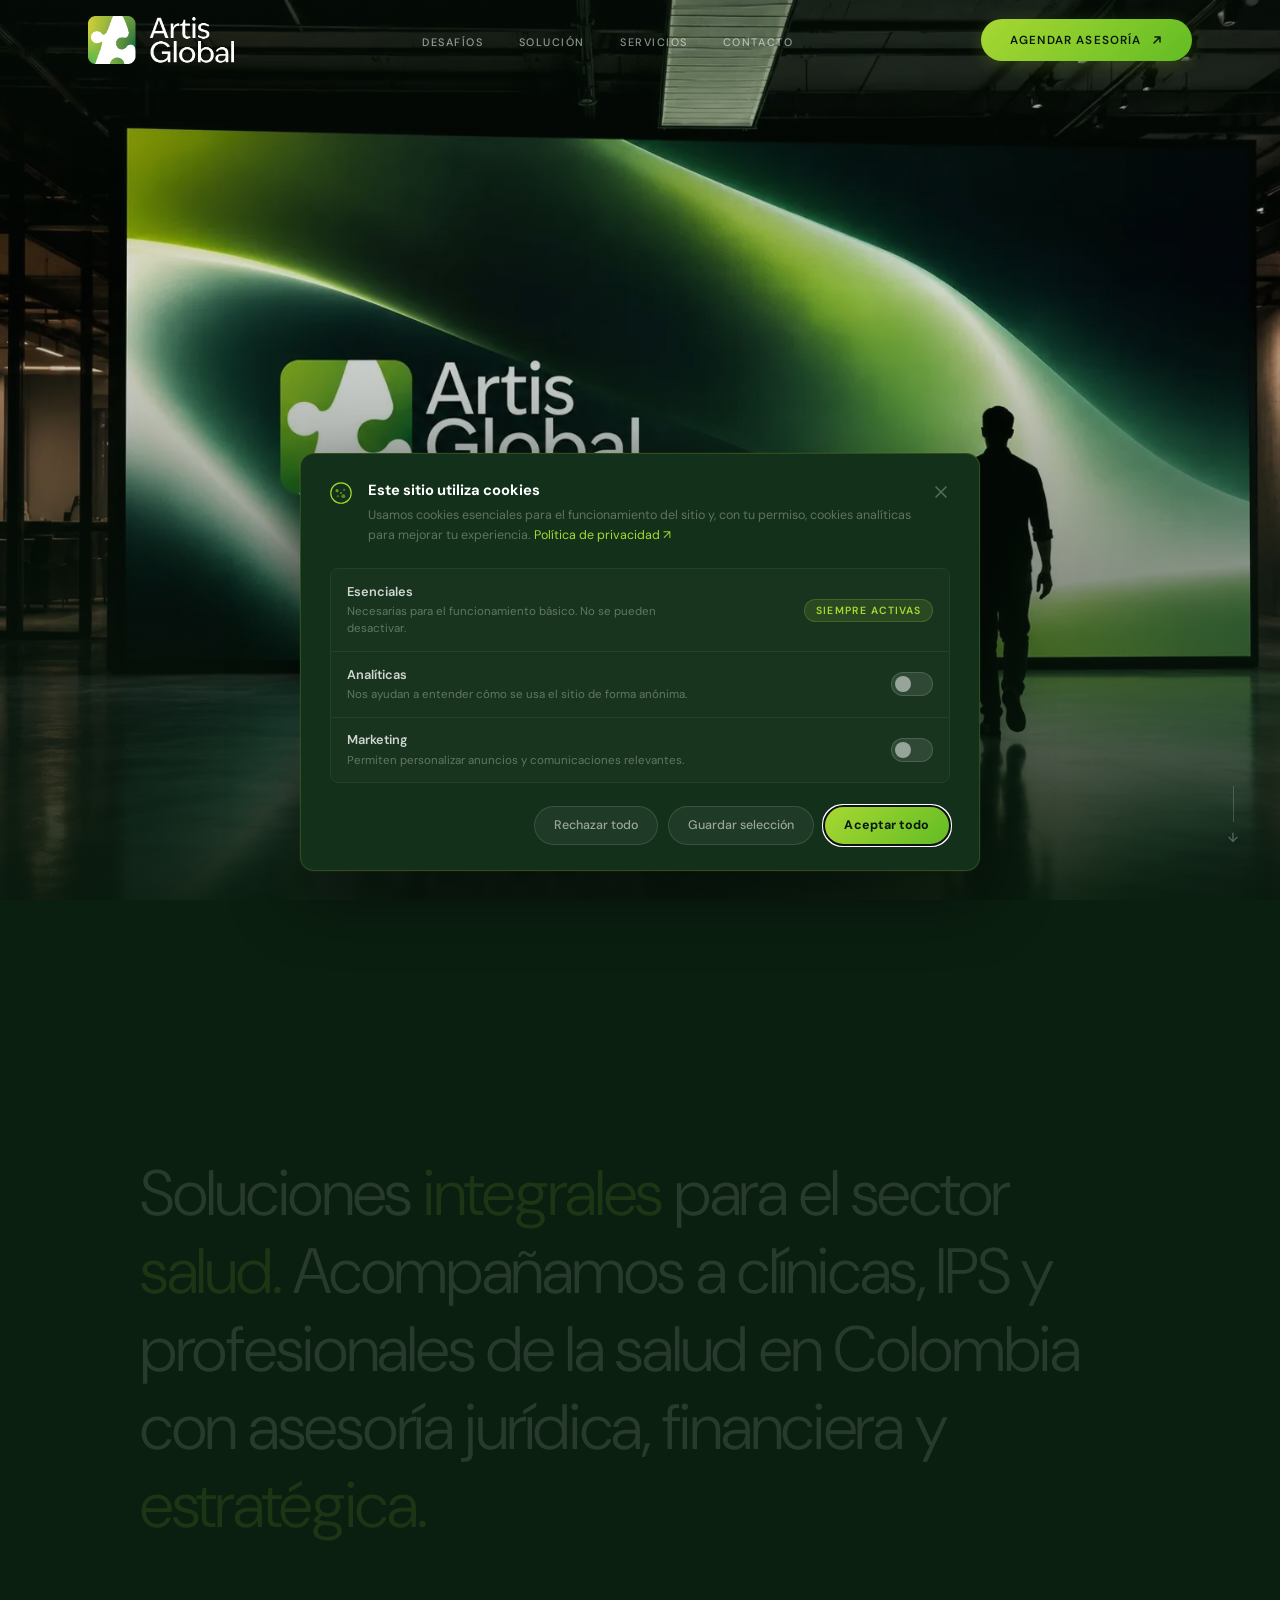
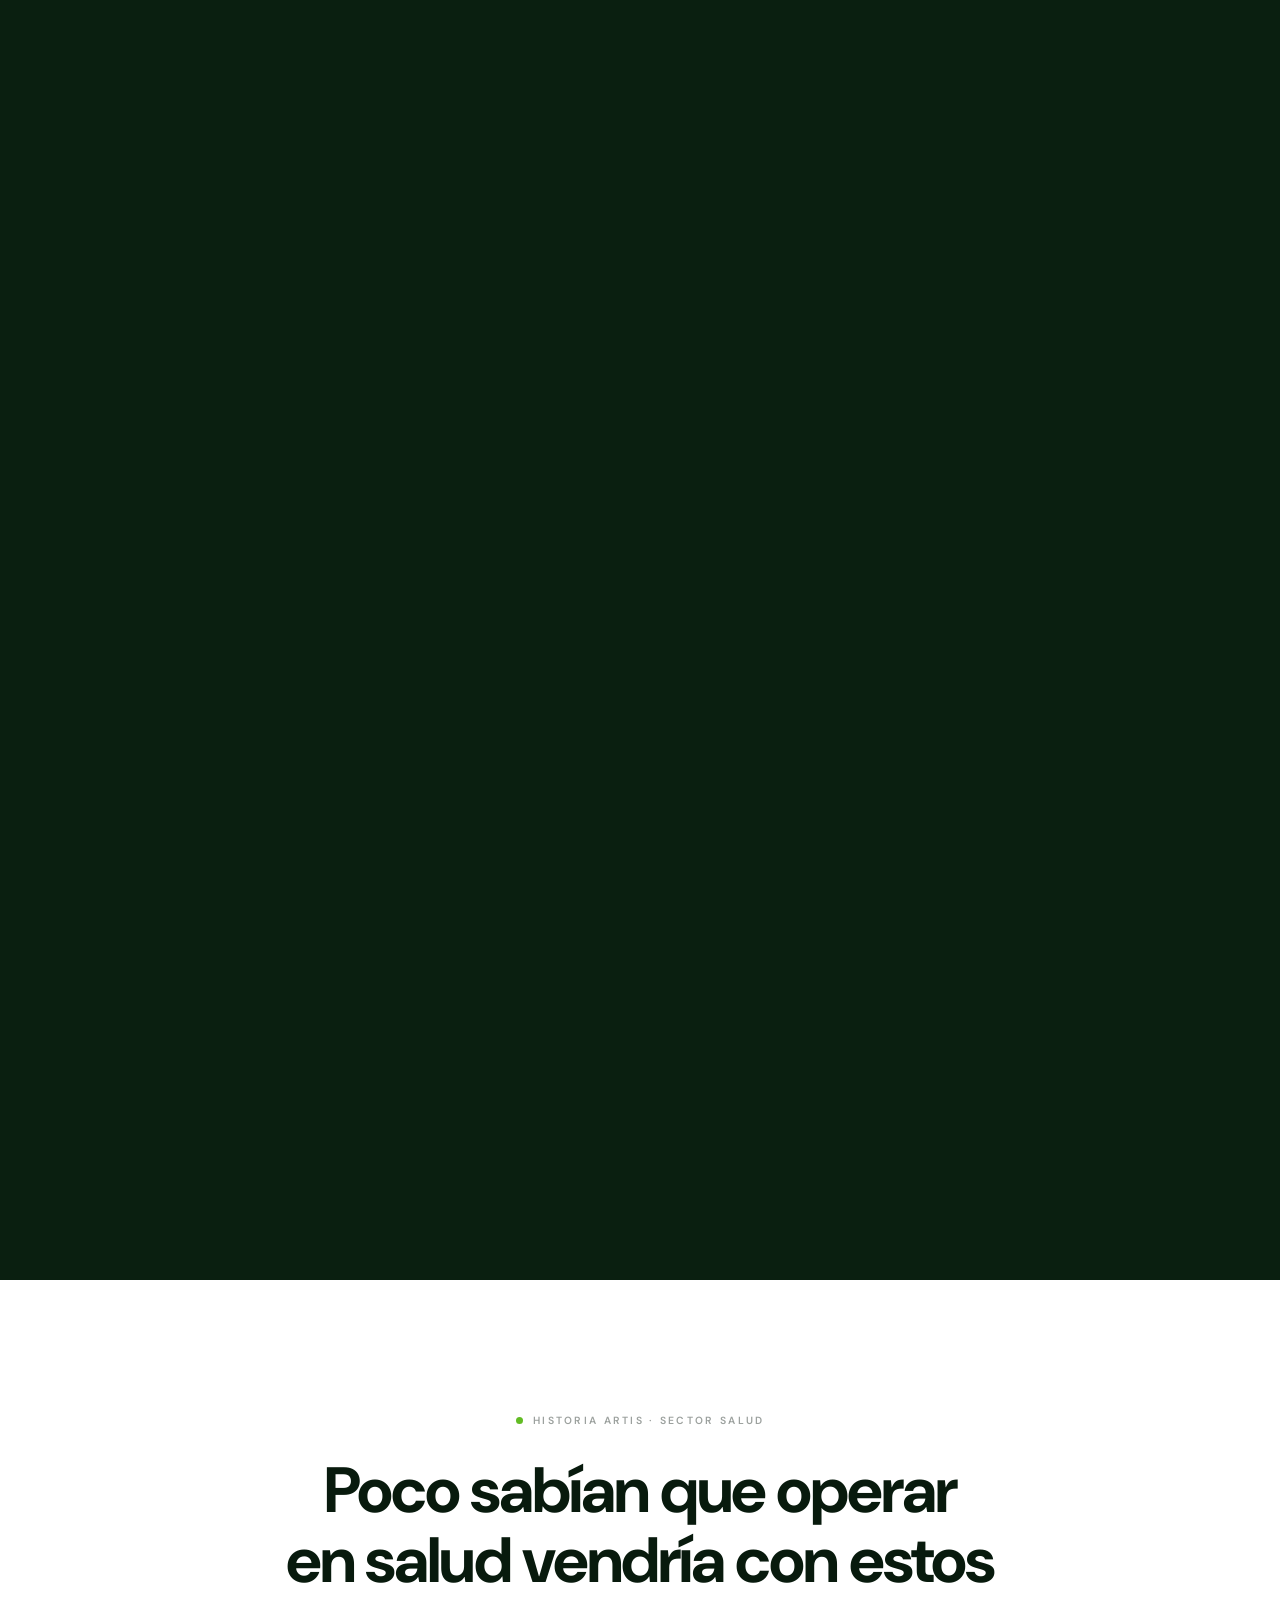
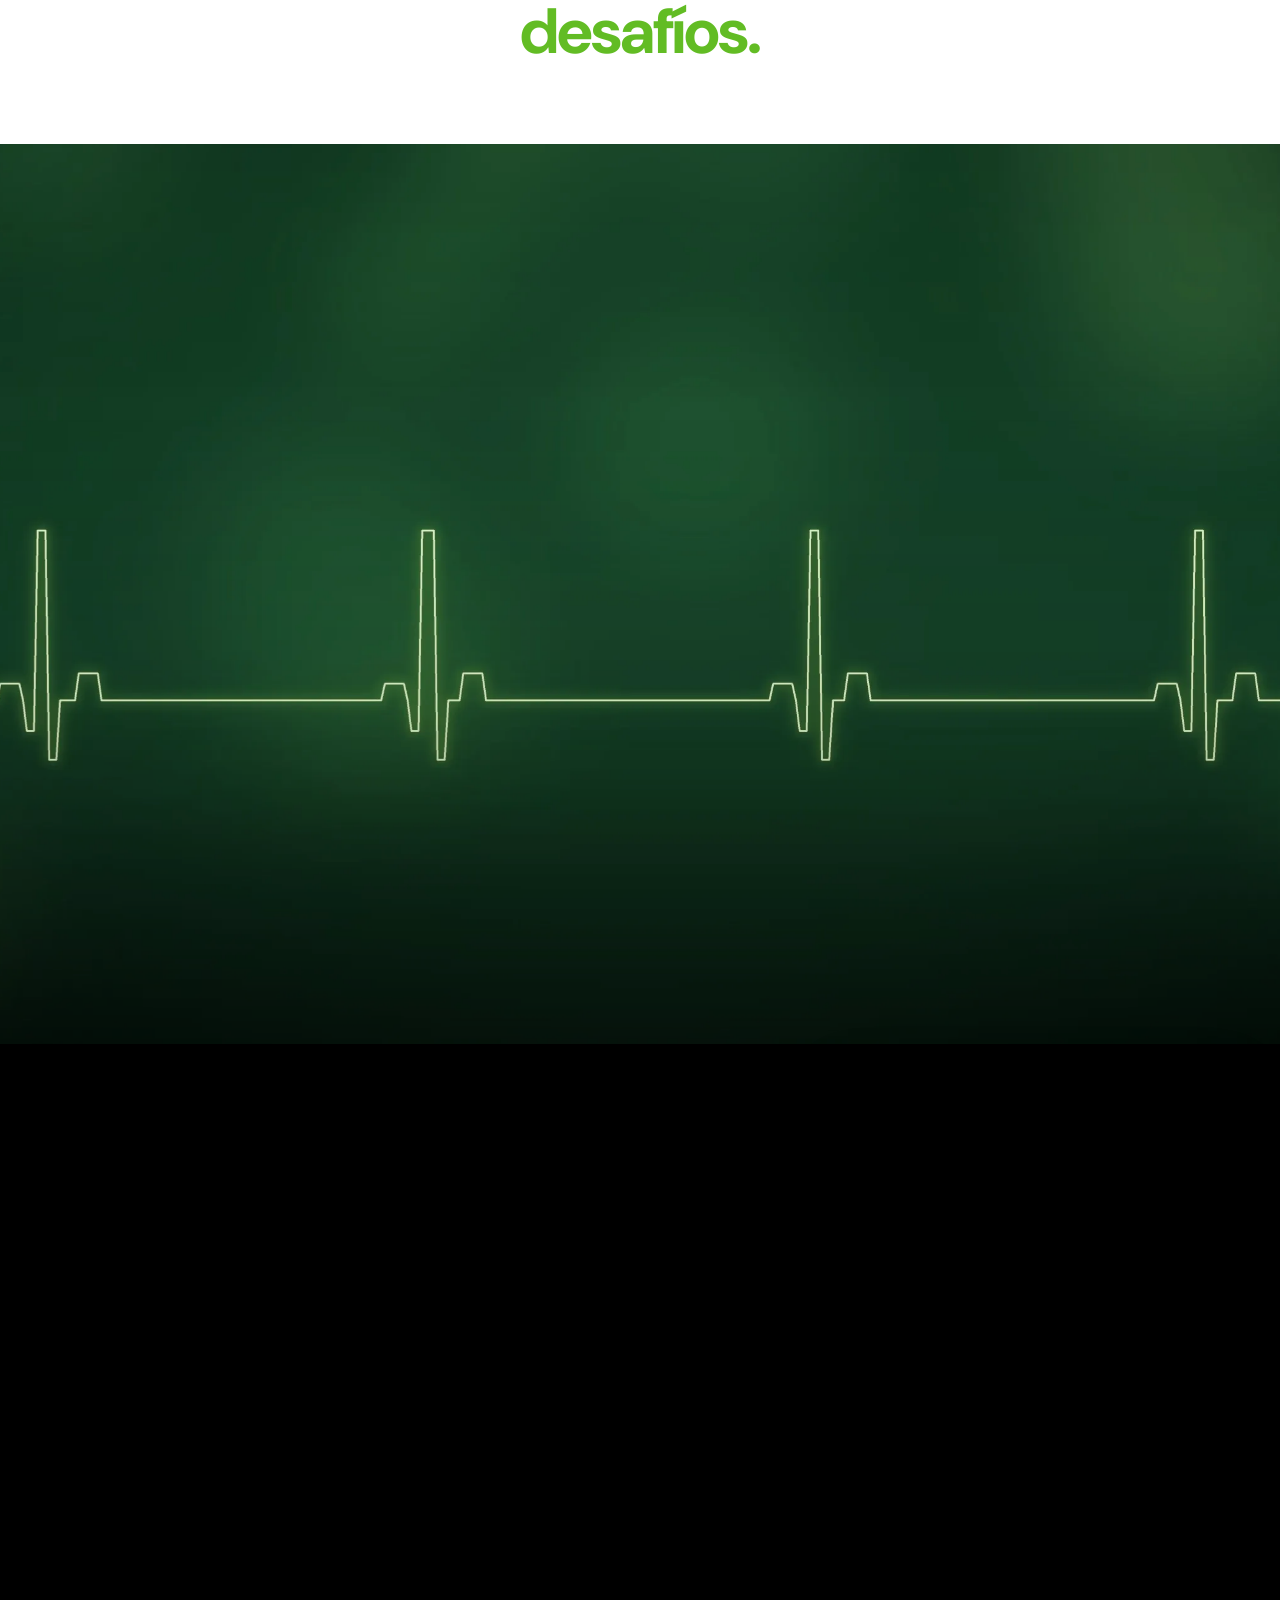
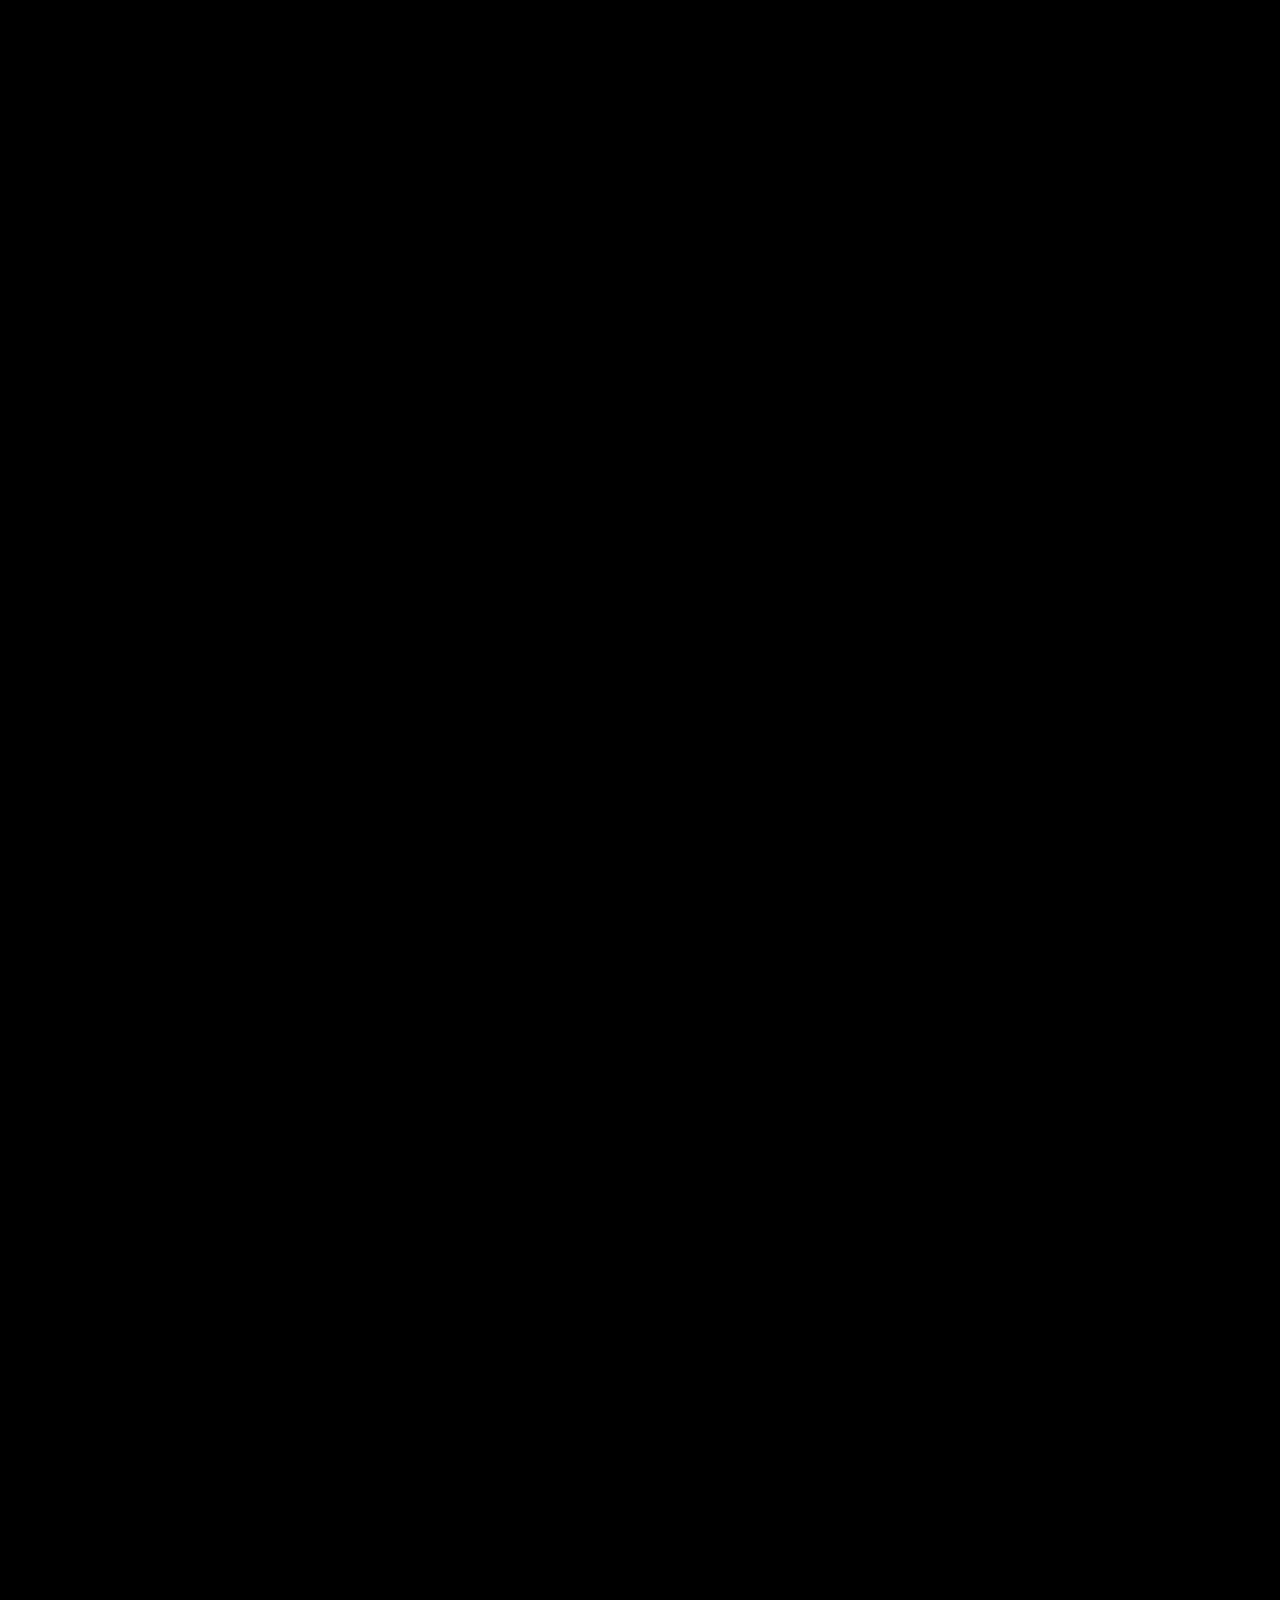
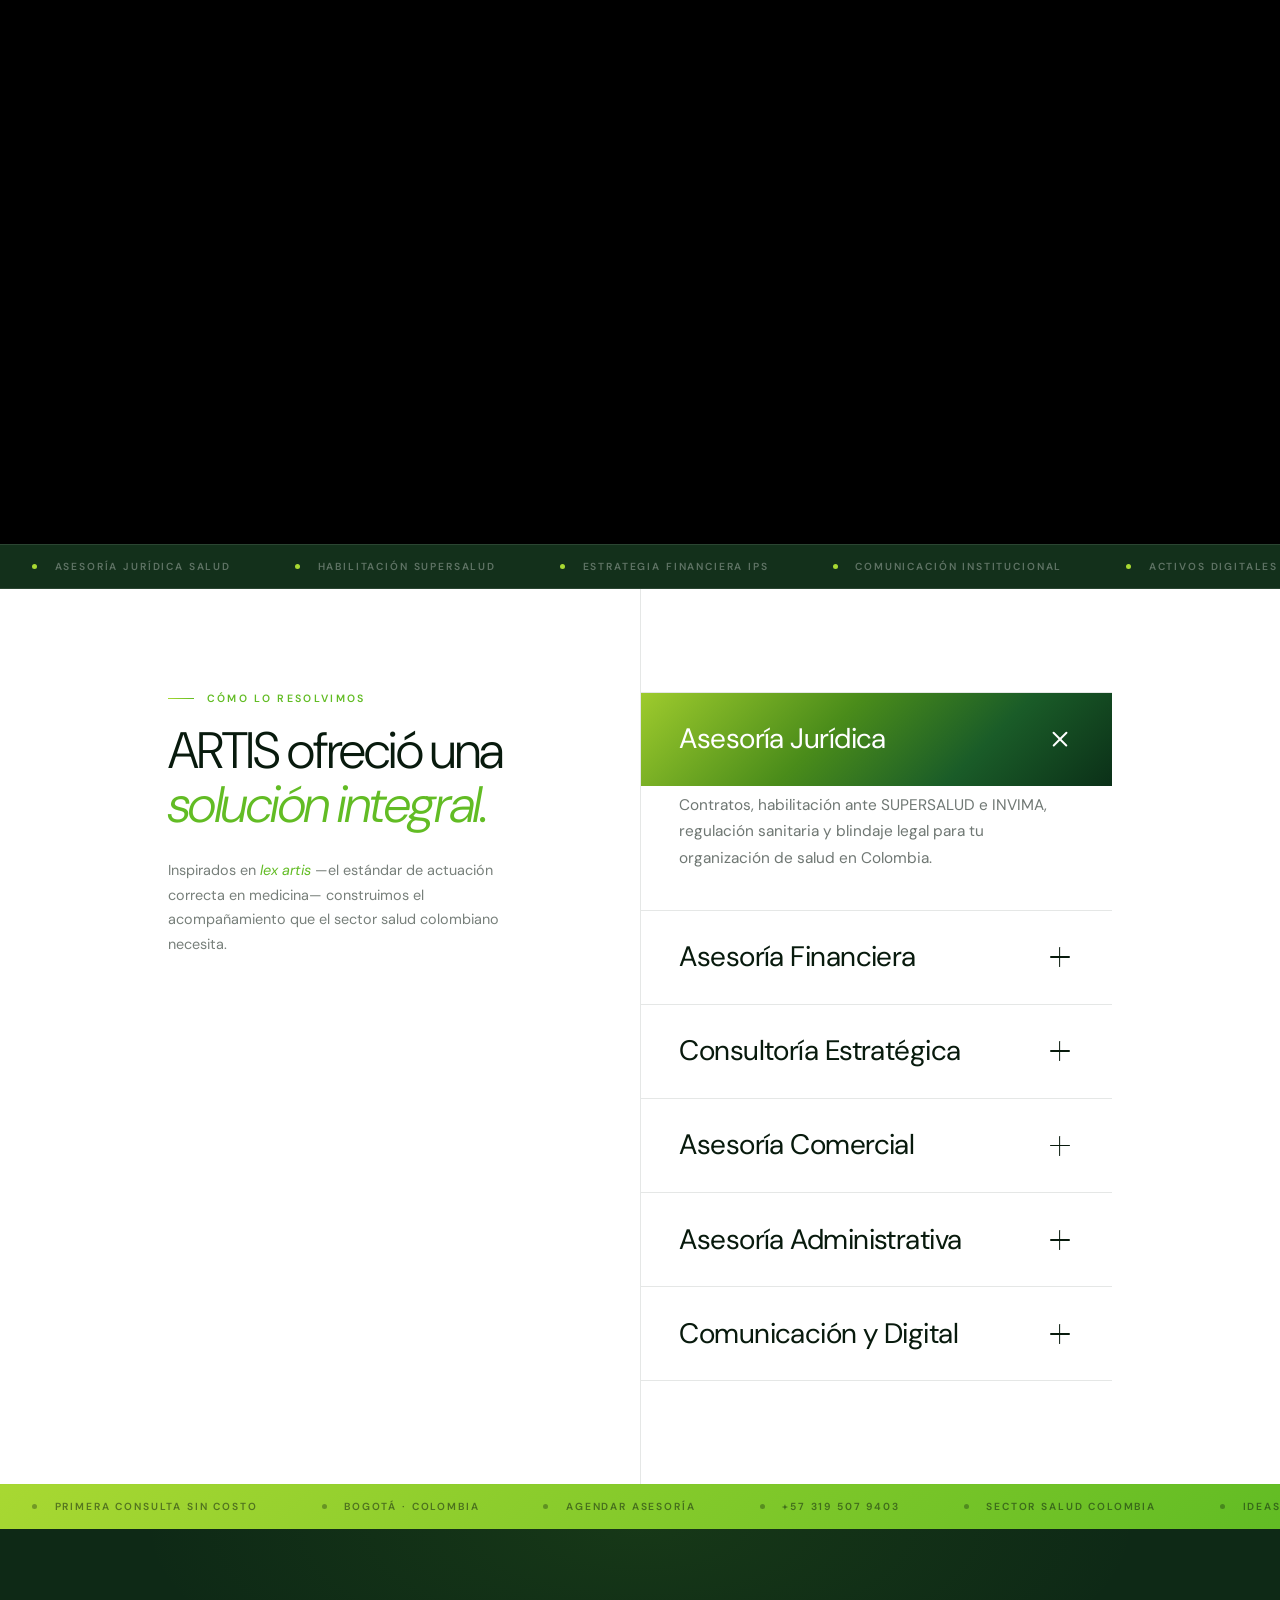
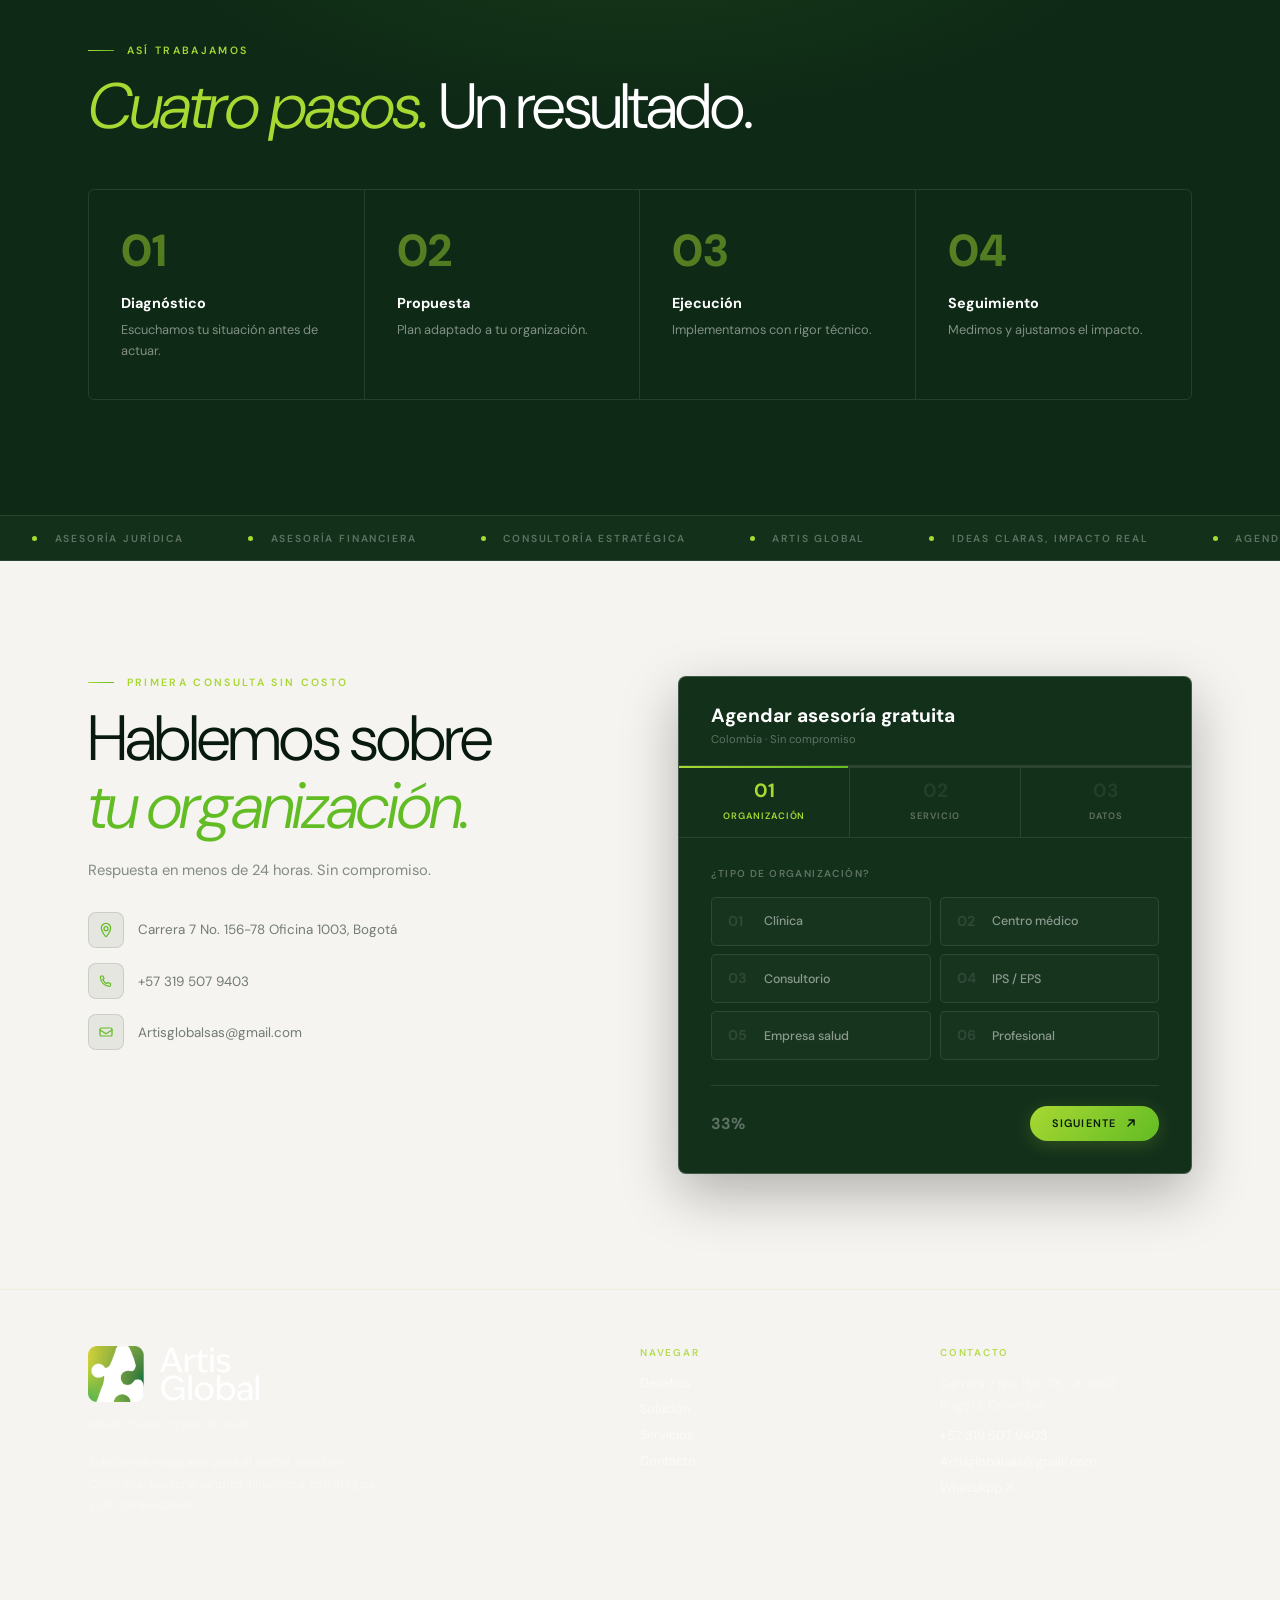
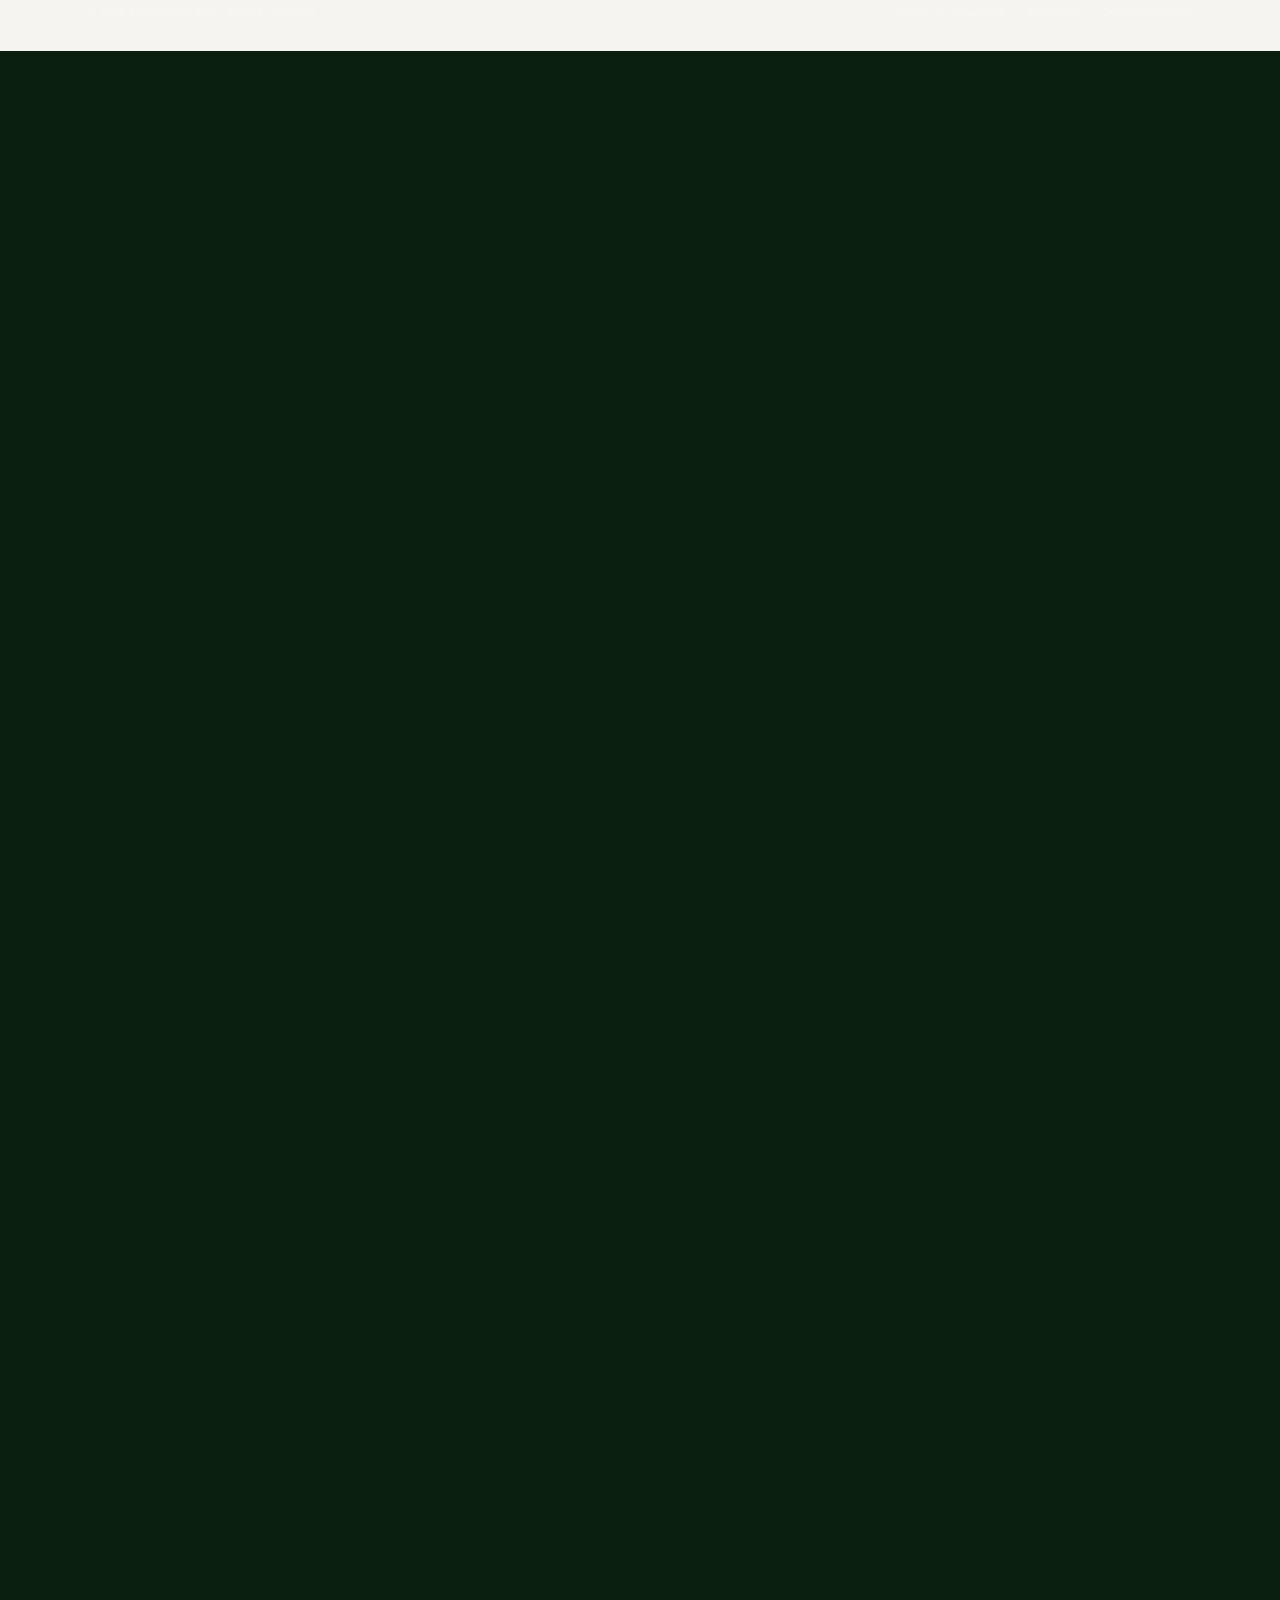
<file: docs/index.html>
<!DOCTYPE html>
<html lang="es-CO" prefix="og: https://ogp.me/ns#">
<head>
  <meta charset="UTF-8">
  <meta name="viewport" content="width=device-width, initial-scale=1.0, viewport-fit=cover">
  <!-- Favicon -->
  <link rel="icon" href="/favicon.ico" sizes="any">
  <link rel="icon" type="image/png" sizes="32x32" href="/favicon-32x32.png">
  <link rel="icon" type="image/png" sizes="16x16" href="/favicon-16x16.png">
  <link rel="apple-touch-icon" sizes="180x180" href="/apple-touch-icon.png">
  <link rel="manifest" href="/site.webmanifest">
  <meta name="theme-color" content="#5a9e2e">
  <title>ARTIS Global | Soluciones Integrales Sector Salud Colombia</title>
  <meta name="description" content="ARTIS acompaña a clínicas, médicos, IPS y EPS en Colombia con asesoría jurídica, financiera, estratégica y de comunicación. Primera consulta sin costo. Bogotá.">
  <meta name="keywords" content="asesoría jurídica sector salud Colombia, consultoría clínicas IPS EPS Bogotá, habilitación SUPERSALUD INVIMA, comunicación digital salud Colombia, ARTIS Global Colombia">
  <meta name="robots" content="index, follow, max-snippet:-1, max-image-preview:large">
  <meta name="author" content="ARTIS Global S.A.S.">
  <meta name="language" content="es-CO">
  <meta name="geo.region" content="CO-DC">
  <meta name="geo.placename" content="Bogotá, Colombia">
  <meta name="geo.position" content="4.710989;-74.072092">
  <meta name="ICBM" content="4.710989, -74.072092">
  <link rel="canonical" href="https://www.somosartis.com/">
  <link rel="alternate" hreflang="es-CO" href="https://www.somosartis.com/">
  <link rel="alternate" hreflang="x-default" href="https://www.somosartis.com/">
  <meta property="og:type"         content="website">
  <meta property="og:url"          content="https://www.somosartis.com/">
  <meta property="og:site_name"    content="ARTIS Global">
  <meta property="og:title"        content="ARTIS Global | Soluciones Integrales Sector Salud Colombia">
  <meta property="og:description"  content="Asesoría jurídica, financiera, estratégica y de comunicación para el sector salud. Primera consulta sin costo.">
  <meta property="og:image"        content="https://www.somosartis.com/og-artis.jpg">
  <meta property="og:image:width"  content="1200">
  <meta property="og:image:height" content="630">
  <meta property="og:image:alt"    content="ARTIS Global — Soluciones integrales para el sector salud en Bogotá, Colombia.">
  <meta property="og:locale"       content="es_CO">
  <meta name="twitter:card"        content="summary_large_image">
  <meta name="twitter:title"       content="ARTIS Global | Sector Salud Colombia">
  <meta name="twitter:description" content="Soluciones integrales para clínicas, médicos e IPS en Colombia.">
  <meta name="twitter:image"       content="https://www.somosartis.com/og-artis.jpg">
  <meta name="theme-color"         content="#0a1f10">
  <script type="application/ld+json">
  {
    "@context":"https://schema.org",
    "@type":["ProfessionalService","LegalService"],
    "name":"ARTIS Global S.A.S.",
    "url":"https://www.somosartis.com",
    "logo":"https://www.somosartis.com/artis-logo.png",
    "image":"https://www.somosartis.com/og-artis.jpg",
    "description":"Firma de soluciones integrales para el sector salud en Colombia: asesoría jurídica, financiera, estratégica, comercial, administrativa y de comunicación para clínicas, IPS, EPS y profesionales de la salud.",
    "slogan":"Ideas claras, impacto real.",
    "address":{"@type":"PostalAddress","streetAddress":"Carrera 7 No. 156-78 Oficina 1003","addressLocality":"Bogotá","addressRegion":"Cundinamarca","postalCode":"110131","addressCountry":"CO"},
    "geo":{"@type":"GeoCoordinates","latitude":"4.710989","longitude":"-74.072092"},
    "hasMap":"https://www.google.com/maps?q=Carrera+7+No.+156-78,+Bogotá,+Colombia",
    "telephone":"+57-319-507-9403",
    "email":"Artisglobalsas@gmail.com",
    "knowsLanguage":["es","en"],
    "priceRange":"$$",
    "currenciesAccepted":"COP",
    "areaServed":[{"@type":"Country","name":"Colombia"},{"@type":"City","name":"Bogotá"}],
    "openingHoursSpecification":[{"@type":"OpeningHoursSpecification","dayOfWeek":["Monday","Tuesday","Wednesday","Thursday","Friday"],"opens":"08:00","closes":"18:00"}],
    "contactPoint":{"@type":"ContactPoint","telephone":"+57-319-507-9403","contactType":"customer service","areaServed":"CO","availableLanguage":["Spanish","English"]},
    "hasOfferCatalog":{"@type":"OfferCatalog","name":"Servicios ARTIS Global","itemListElement":[
      {"@type":"Offer","itemOffered":{"@type":"Service","name":"Asesoría Jurídica en salud"}},
      {"@type":"Offer","itemOffered":{"@type":"Service","name":"Asesoría Financiera"}},
      {"@type":"Offer","itemOffered":{"@type":"Service","name":"Consultoría Estratégica"}},
      {"@type":"Offer","itemOffered":{"@type":"Service","name":"Asesoría Comercial"}},
      {"@type":"Offer","itemOffered":{"@type":"Service","name":"Asesoría Administrativa"}},
      {"@type":"Offer","itemOffered":{"@type":"Service","name":"Comunicación y Digital"}}
    ]}
  }
  </script>
  <link rel="preconnect" href="https://fonts.googleapis.com">
  <link rel="preconnect" href="https://fonts.gstatic.com" crossorigin>
  <!-- Precarga de la imagen LCP (hero) para acelerar el primer render -->
  <link rel="preload" as="image" href="brand/hero-home.webp" type="image/webp" fetchpriority="high">
  <!-- Fuentes cargadas de forma asíncrona para no bloquear el render -->
  <link rel="preload" as="style" href="https://fonts.googleapis.com/css2?family=Cormorant:ital,wght@0,300;0,400;0,500;0,600;1,300;1,400;1,500&family=DM+Sans:ital,opsz,wght@0,9..40,300;0,9..40,400;0,9..40,500;1,9..40,300;1,9..40,400&display=swap">
  <link href="https://fonts.googleapis.com/css2?family=Cormorant:ital,wght@0,300;0,400;0,500;0,600;1,300;1,400;1,500&family=DM+Sans:ital,opsz,wght@0,9..40,300;0,9..40,400;0,9..40,500;1,9..40,300;1,9..40,400&display=swap" rel="stylesheet" media="print" onload="this.media='all'">
  <noscript><link href="https://fonts.googleapis.com/css2?family=Cormorant:ital,wght@0,300;0,400;0,500;0,600;1,300;1,400;1,500&family=DM+Sans:ital,opsz,wght@0,9..40,300;0,9..40,400;0,9..40,500;1,9..40,300;1,9..40,400&display=swap" rel="stylesheet"></noscript>
  <link rel="stylesheet" href="index.css">
</head>
<body>

  <!-- Animación de carga -->
  <div class="preloader" id="preloader" role="status" aria-label="Cargando">
    <div class="pre-inner">
      <img src="brand/isotipo.png" alt="" class="pre-logo" width="72" height="72">
      <div class="pre-bar" aria-hidden="true"><span></span></div>
    </div>
  </div>

  <!-- Barra de progreso de lectura (feedback interactivo del scroll) -->
  <div class="scroll-progress" id="scrollProgress" aria-hidden="true"></div>

  <!-- NAV -->
  <nav id="nav">
    <a href="#hero-wrap" class="nav-logo">
      <img src="artis-logo.png" alt="Artis Global — Ideas claras, impacto real." class="nav-logo-full">
    </a>
    <ul class="nav-links" role="list">
      <li><a href="#desafios"  class="nav-link">Desafíos</a></li>
      <li><a href="#solucion"  class="nav-link">Solución</a></li>
      <li><a href="#servicios" class="nav-link">Servicios</a></li>
      <li><a href="#contacto"  class="nav-link">Contacto</a></li>
    </ul>
    <div class="nav-aside">
      <span class="nav-time" id="navTime" aria-hidden="true"></span>
      <a href="#contacto" class="cta-btn">Agendar asesoría <span class="btn-arrow" aria-hidden="true"><svg viewBox="0 0 10 10" fill="none" width="10" height="10"><path d="M2 8L8 2M8 2H3M8 2v5" stroke="currentColor" stroke-width="1.5" stroke-linecap="round"/></svg></span></a>
      <button class="hamburger" id="menuBtn" aria-label="Abrir menú" aria-expanded="false">
        <span></span><span></span><span></span>
      </button>
    </div>
  </nav>

  <div class="mob-overlay" id="mobOverlay" role="dialog" aria-label="Menú de navegación" aria-modal="true">
    <div class="mob-head">
      <a href="#hero-wrap" class="mob-logo" onclick="closeMob()" aria-label="Inicio">
        <img src="artis-logo.png" alt="Artis Global">
      </a>
      <button class="mob-x" id="mobClose" aria-label="Cerrar menú">
        <svg viewBox="0 0 24 24" width="22" height="22" fill="none" aria-hidden="true"><path d="M6 6l12 12M18 6L6 18" stroke="currentColor" stroke-width="1.8" stroke-linecap="round"/></svg>
      </button>
    </div>
    <nav class="mob-nav" aria-label="Navegación principal">
      <a href="#desafios"  onclick="closeMob()"><span class="mob-num">01</span> Desafíos</a>
      <a href="#solucion"  onclick="closeMob()"><span class="mob-num">02</span> Solución</a>
      <a href="#servicios" onclick="closeMob()"><span class="mob-num">03</span> Servicios</a>
      <a href="#contacto"  onclick="closeMob()"><span class="mob-num">04</span> Contacto</a>
    </nav>
    <div class="mob-foot">
      <a href="#contacto" class="mob-cta-link" onclick="closeMob()">Agendar asesoría <span aria-hidden="true">↗</span></a>
      <div class="mob-foot-links">
        <a href="https://wa.me/573195079403" target="_blank" rel="noopener noreferrer">WhatsApp</a>
        <a href="tel:+573195079403">+57 319 507 9403</a>
      </div>
    </div>
  </div>


  <!-- HERO — Hark Capital style scroll-driven -->
  <div id="hero-wrap">
    <div class="hero-sticky" id="heroSticky">
      <picture>
        <source srcset="brand/hero-home.webp" type="image/webp">
        <img class="home-hero-photo" src="brand/hero-home.jpg" alt="Pantalla LED gigante con la marca Artis Global y fondo abstracto verde" width="1600" height="1066" fetchpriority="high" decoding="async" />
      </picture>
      <div class="home-hero-scrim" aria-hidden="true"></div>
      <div class="hero-bg" id="heroBg" aria-hidden="true"></div>
      <div class="hero-particles" id="heroParticles" aria-hidden="true"></div>

      <!-- El texto se trasladó a la sección "statement" (se ilumina con el scroll) -->

      <!-- Scroll indicator -->
      <div class="hero-scroll-hint" id="heroScrollHint" aria-hidden="true">
        <div class="hsh-line"></div>
        <svg viewBox="0 0 16 16" fill="none"><path d="M8 3v10M3 8l5 5 5-5" stroke="currentColor" stroke-width="1.5"/></svg>
      </div>
    </div>
    <!-- spacer drives scroll -->
    <div class="hero-spacer" aria-hidden="true"></div>
  </div>


  <!-- STATEMENT — el texto se ilumina palabra por palabra con el scroll -->
  <section class="statement" id="statement" aria-label="Propósito">
    <div class="statement-sticky">
      <h1 class="statement-text" id="statementText" data-lima="integrales,salud.,estratégica.">Soluciones integrales para el sector salud. Acompañamos a clínicas, IPS y profesionales de la salud en Colombia con asesoría jurídica, financiera y estratégica.</h1>
    </div>
  </section>


  <!-- DESAFÍOS -->
  <div id="desafios">

    <!-- Intro en blanco — igual al referente: label centrado + headline grande -->
    <div class="desafios-intro">
      <p class="dsc-label reveal">
        <span class="dsc-dot" aria-hidden="true"></span>
        Historia ARTIS &middot; Sector Salud
      </p>
      <h2 class="dsc-h2 reveal rd1">
        Poco sabían que operar<br>en salud vendría con estos <em>desafíos.</em>
      </h2>
    </div>

    <!-- Sticky parallax — 400vh wrap, scrollRoom = 300vh -->
    <div id="desafios-wrap">
      <div class="dsc-sticky" id="dscSticky">
        <div class="dsc-bg-img" id="dscBgImg">
          <picture>
            <source srcset="brand/desafios-salud.webp" type="image/webp">
            <img src="brand/desafios-salud.jpg" alt="Línea de electrocardiograma sobre fondo verde: soluciones para el sector salud en Colombia" width="2560" height="1707" loading="lazy" decoding="async">
          </picture>
        </div>
        <div class="dsc-overlay" aria-hidden="true"></div>
        <div class="dsc-cards" id="dscCards">

          <!-- PAIR 1 — enters ~p=0.15, centered ~p=0.35, exits ~p=0.55 -->
          <!-- R1: start=103vh  speed=1877px  final=-105.6vh -->
          <div class="fc-card fc-brand" data-px-speed="1877" style="top:103vh;right:4%">
            <div class="fc-ico">
              <svg viewBox="0 0 24 24" fill="none" stroke="currentColor" stroke-width="1.5"><path d="M12 8c-2.21 0-4 .9-4 2s1.79 2 4 2 4 .9 4 2-1.79 2-4 2m0-8v2m0 8v2"/><circle cx="12" cy="12" r="10"/></svg>
            </div>
            <div class="fc-body">
              <h3>Finanzas sin criterio</h3>
              <p>Crecer sin planeación financiera compromete la sostenibilidad del modelo de salud.</p>
            </div>
          </div>
          <!-- L1: start=109vh  speed=2031px  final=-116.7vh -->
          <div class="fc-card fc-light" data-px-speed="2031" style="top:109vh;left:4%">
            <div class="fc-ico">
              <svg viewBox="0 0 24 24" fill="none" stroke="currentColor" stroke-width="1.5"><path d="M9 12h6m-6 4h6m2 5H7a2 2 0 01-2-2V5a2 2 0 012-2h5.586a1 1 0 01.707.293l5.414 5.414a1 1 0 01.293.707V19a2 2 0 01-2 2z"/></svg>
            </div>
            <div class="fc-body">
              <h3>Riesgo jurídico</h3>
              <p>Contratos mal estructurados y ausencia de respaldo ante SUPERSALUD generan exposición legal.</p>
            </div>
          </div>

          <!-- PAIR 2 — enters ~p=0.45, centered ~p=0.62, exits ~p=0.80 -->
          <!-- R2: start=133vh  speed=1495px  final=-33.1vh -->
          <div class="fc-card fc-light" data-px-speed="1495" style="top:133vh;right:4%">
            <div class="fc-ico">
              <svg viewBox="0 0 24 24" fill="none" stroke="currentColor" stroke-width="1.5"><path d="M8 12h.01M12 12h.01M16 12h.01M21 12c0 4.418-4.03 8-9 8a9.863 9.863 0 01-4.255-.949L3 20l1.395-3.72C3.512 15.042 3 13.574 3 12c0-4.418 4.03-8 9-8s9 3.582 9 8z"/></svg>
            </div>
            <div class="fc-body">
              <h3>Comunicación débil</h3>
              <p>Sin narrativa institucional ni presencia digital, la reputación se construye por azar.</p>
            </div>
          </div>
          <!-- L2: start=139vh  speed=1582px  final=-36.8vh -->
          <div class="fc-card fc-brand" data-px-speed="1582" style="top:139vh;left:4%">
            <div class="fc-ico">
              <svg viewBox="0 0 24 24" fill="none" stroke="currentColor" stroke-width="1.5"><path d="M4 6h16M4 10h16M4 14h10M4 18h6"/></svg>
            </div>
            <div class="fc-body">
              <h3>Desorden operativo</h3>
              <p>Sin estructura, el tiempo se consume en apagar incendios en lugar de crecer.</p>
            </div>
          </div>

          <!-- PAIR 3 — enters ~p=0.72, centered ~p=0.88, final ~11vh -->
          <!-- R3: start=163vh  speed=1360px  final=11.9vh -->
          <div class="fc-card fc-brand" data-px-speed="1360" style="top:163vh;right:4%">
            <div class="fc-ico">
              <svg viewBox="0 0 24 24" fill="none" stroke="currentColor" stroke-width="1.5"><path d="M13 7h8m0 0v8m0-8l-8 8-4-4-6 6"/></svg>
            </div>
            <div class="fc-body">
              <h3>Crecimiento sin rumbo</h3>
              <p>Expandirse sin estrategia comercial genera ineficiencias difíciles de revertir.</p>
            </div>
          </div>
          <!-- L3: start=169vh  speed=1422px  final=11vh -->
          <div class="fc-card fc-light" data-px-speed="1422" style="top:169vh;left:4%">
            <div class="fc-ico">
              <svg viewBox="0 0 24 24" fill="none" stroke="currentColor" stroke-width="1.5"><path d="M17 20h5v-2a3 3 0 00-5.356-1.857M17 20H7m10 0v-2c0-.656-.126-1.283-.356-1.857M7 20H2v-2a3 3 0 015.356-1.857M7 20v-2c0-.656.126-1.283.356-1.857m0 0a5.002 5.002 0 019.288 0M15 7a3 3 0 11-6 0 3 3 0 016 0z"/></svg>
            </div>
            <div class="fc-body">
              <h3>Sin un partner real</h3>
              <p>Múltiples proveedores fragmentados que no conocen el sector salud colombiano.</p>
            </div>
          </div>

        </div>
      </div>
      <div class="dsc-spacer" aria-hidden="true"></div>
    </div>
  </div>


  <!-- MARQUEE 1 -->
  <div class="mq-strip mq-dark" aria-hidden="true">
    <div class="mq-track" id="mq1"></div>
  </div>


  <!-- SOLUCIÓN — accordion Prime Exits -->
  <section id="solucion" class="sol-section">
    <div class="sol-layout">

      <div class="sol-left">
        <p class="section-label reveal">Cómo lo resolvimos</p>
        <h2 class="reveal rd1">ARTIS ofreció una <em>solución integral.</em></h2>
        <p class="sol-tagline reveal rd2">
          Inspirados en <em>lex artis</em> —el estándar de actuación correcta en medicina— construimos el acompañamiento que el sector salud colombiano necesita.
        </p>
      </div>

      <div class="sol-right">

        <div class="acc-item acc-open" data-acc>
          <button class="acc-trigger" aria-expanded="true">
            <span class="acc-title">Asesoría Jurídica</span>
            <span class="acc-icon" aria-hidden="true"><span></span><span></span></span>
          </button>
          <div class="acc-body">
            <p>Contratos, habilitación ante SUPERSALUD e INVIMA, regulación sanitaria y blindaje legal para tu organización de salud en Colombia.</p>
          </div>
        </div>

        <div class="acc-item" data-acc>
          <button class="acc-trigger" aria-expanded="false">
            <span class="acc-title">Asesoría Financiera</span>
            <span class="acc-icon" aria-hidden="true"><span></span><span></span></span>
          </button>
          <div class="acc-body">
            <p>Estructura de costos, planeación presupuestal y decisiones financieras con criterio sectorial para crecer con solidez.</p>
          </div>
        </div>

        <div class="acc-item" data-acc>
          <button class="acc-trigger" aria-expanded="false">
            <span class="acc-title">Consultoría Estratégica</span>
            <span class="acc-icon" aria-hidden="true"><span></span><span></span></span>
          </button>
          <div class="acc-body">
            <p>Diagnóstico organizacional profundo y acompañamiento en las decisiones que definen el rumbo de tu organización.</p>
          </div>
        </div>

        <div class="acc-item" data-acc>
          <button class="acc-trigger" aria-expanded="false">
            <span class="acc-title">Asesoría Comercial</span>
            <span class="acc-icon" aria-hidden="true"><span></span><span></span></span>
          </button>
          <div class="acc-body">
            <p>Desarrollo de mercado, alianzas estratégicas y posicionamiento comercial para crecer de forma ordenada en el sector salud colombiano.</p>
          </div>
        </div>

        <div class="acc-item" data-acc>
          <button class="acc-trigger" aria-expanded="false">
            <span class="acc-title">Asesoría Administrativa</span>
            <span class="acc-icon" aria-hidden="true"><span></span><span></span></span>
          </button>
          <div class="acc-body">
            <p>Diseño de procesos y gestión operativa para que tu clínica, IPS o consultorio funcione con eficiencia real.</p>
          </div>
        </div>

        <div class="acc-item" data-acc>
          <button class="acc-trigger" aria-expanded="false">
            <span class="acc-title">Comunicación y Digital</span>
            <span class="acc-icon" aria-hidden="true"><span></span><span></span></span>
          </button>
          <div class="acc-body">
            <p>Identidad institucional, narrativa de marca, sitio web y activos digitales que posicionan y generan confianza en el ecosistema de salud.</p>
          </div>
        </div>

      </div>
    </div>
  </section>


  <!-- MARQUEE 2 -->
  <div class="mq-strip mq-accent" aria-hidden="true">
    <div class="mq-track" id="mq2"></div>
  </div>


  <!-- PROCESO -->
  <section id="servicios">
    <div class="section-intro">
      <p class="section-label reveal">Así trabajamos</p>
      <h2 class="reveal rd1"><em>Cuatro pasos.</em> Un resultado.</h2>
    </div>
    <div class="process-row">
      <div class="proc-step reveal"><span class="proc-n">01</span><h3>Diagnóstico</h3><p>Escuchamos tu situación antes de actuar.</p></div>
      <div class="proc-step reveal rd1"><span class="proc-n">02</span><h3>Propuesta</h3><p>Plan adaptado a tu organización.</p></div>
      <div class="proc-step reveal rd2"><span class="proc-n">03</span><h3>Ejecución</h3><p>Implementamos con rigor técnico.</p></div>
      <div class="proc-step reveal rd3"><span class="proc-n">04</span><h3>Seguimiento</h3><p>Medimos y ajustamos el impacto.</p></div>
    </div>
  </section>


  <!-- MARQUEE 3 -->
  <div class="mq-strip mq-dark" aria-hidden="true">
    <div class="mq-track" id="mq3"></div>
  </div>


  <!-- CONTACTO + FOOTER — scroll-driven: blanco → verde profundo -->
  <div id="cf-wrap">
    <div class="cf-sticky" id="cfSticky">

      <section id="contacto">
        <div class="contact-outer">

          <div class="contact-info-col">
            <p class="section-label reveal">Primera consulta sin costo</p>
            <h2 class="reveal rd1">Hablemos sobre<br><em>tu organización.</em></h2>
            <p class="ci-sub reveal rd2">Respuesta en menos de 24 horas. Sin compromiso.</p>
            <div class="ci-block reveal rd3">
              <div class="ci-row">
                <span class="ci-icon" aria-hidden="true">
                  <svg viewBox="0 0 18 18" fill="none" width="16" height="16"><path d="M9 9.75a2.25 2.25 0 100-4.5 2.25 2.25 0 000 4.5z" stroke="currentColor" stroke-width="1.4" stroke-linecap="round" stroke-linejoin="round"/><path d="M9 1.5A5.25 5.25 0 0114.25 6.75c0 3.375-4.5 9.75-5.25 9.75S3.75 10.125 3.75 6.75A5.25 5.25 0 019 1.5z" stroke="currentColor" stroke-width="1.4" stroke-linecap="round" stroke-linejoin="round"/></svg>
                </span>
                <span>Carrera 7 No. 156-78 Oficina 1003, Bogotá</span>
              </div>
              <div class="ci-row">
                <span class="ci-icon" aria-hidden="true">
                  <svg viewBox="0 0 18 18" fill="none" width="16" height="16"><path d="M3.375 3.375h2.25l1.125 2.813L5.437 7.5a9 9 0 004.5 4.5l1.313-1.313 2.813 1.125v2.25A1.125 1.125 0 0112.938 15C7.116 14.677 3.073 10.634 2.75 4.812a1.125 1.125 0 011.125-1.437z" stroke="currentColor" stroke-width="1.4" stroke-linecap="round" stroke-linejoin="round"/></svg>
                </span>
                <a href="tel:+573195079403">+57 319 507 9403</a>
              </div>
              <div class="ci-row">
                <span class="ci-icon" aria-hidden="true">
                  <svg viewBox="0 0 18 18" fill="none" width="16" height="16"><rect x="2.25" y="4.5" width="13.5" height="9" rx="1.5" stroke="currentColor" stroke-width="1.4" stroke-linecap="round" stroke-linejoin="round"/><path d="M2.25 6.75l6.75 4.125 6.75-4.125" stroke="currentColor" stroke-width="1.4" stroke-linecap="round" stroke-linejoin="round"/></svg>
                </span>
                <a href="mailto:Artisglobalsas@gmail.com">Artisglobalsas@gmail.com</a>
              </div>
            </div>
          </div>

          <div class="wizard-col reveal rd2">
            <div class="wizard-card" id="wiz">
              <div id="wizHead">
                <div class="wiz-top">
                  <p class="wiz-title">Agendar asesoría gratuita</p>
                  <p class="wiz-sub">Colombia &middot; Sin compromiso</p>
                </div>
                <div class="wiz-prog-bar"><div class="wiz-prog-fill" id="progFill" style="width:33%"></div></div>
                <div class="wiz-tabs">
                  <div class="wtab active" id="wt0"><span class="wtn">01</span><span class="wtl">Organización</span></div>
                  <div class="wtab"        id="wt1"><span class="wtn">02</span><span class="wtl">Servicio</span></div>
                  <div class="wtab"        id="wt2"><span class="wtn">03</span><span class="wtl">Datos</span></div>
                </div>
              </div>
              <div class="wiz-body" id="wizBody">

                <div class="wstep active" id="ws0">
                  <p class="wlabel">¿Tipo de organización?</p>
                  <div class="opts">
                    <div class="opt" data-v="Clínica"><span class="on">01</span><span class="ot">Clínica</span></div>
                    <div class="opt" data-v="Centro médico"><span class="on">02</span><span class="ot">Centro médico</span></div>
                    <div class="opt" data-v="Consultorio"><span class="on">03</span><span class="ot">Consultorio</span></div>
                    <div class="opt" data-v="IPS / EPS"><span class="on">04</span><span class="ot">IPS / EPS</span></div>
                    <div class="opt" data-v="Empresa del sector"><span class="on">05</span><span class="ot">Empresa salud</span></div>
                    <div class="opt" data-v="Profesional de salud"><span class="on">06</span><span class="ot">Profesional</span></div>
                  </div>
                  <div class="wfoot"><span class="wpct">33%</span><button class="cta-btn sm" id="n0">Siguiente <span class="btn-arrow" aria-hidden="true"><svg viewBox="0 0 10 10" fill="none" width="10" height="10"><path d="M2 8L8 2M8 2H3M8 2v5" stroke="currentColor" stroke-width="1.5" stroke-linecap="round"/></svg></span></button></div>
                </div>

                <div class="wstep" id="ws1">
                  <p class="wlabel">¿Qué servicio necesitas?</p>
                  <div class="opts">
                    <div class="opt" data-v="Jurídica"><span class="on">01</span><span class="ot">Jurídica</span></div>
                    <div class="opt" data-v="Financiera"><span class="on">02</span><span class="ot">Financiera</span></div>
                    <div class="opt" data-v="Estratégica"><span class="on">03</span><span class="ot">Estratégica</span></div>
                    <div class="opt" data-v="Comercial"><span class="on">04</span><span class="ot">Comercial</span></div>
                    <div class="opt" data-v="Comunicación"><span class="on">05</span><span class="ot">Comunicación</span></div>
                    <div class="opt" data-v="Integral 360°"><span class="on">06</span><span class="ot">Integral</span></div>
                  </div>
                  <div class="wfoot"><span class="wpct">66%</span><div class="wbtns"><button class="ghost-btn" id="b1">← Volver</button><button class="cta-btn sm" id="n1">Siguiente <span class="btn-arrow" aria-hidden="true"><svg viewBox="0 0 10 10" fill="none" width="10" height="10"><path d="M2 8L8 2M8 2H3M8 2v5" stroke="currentColor" stroke-width="1.5" stroke-linecap="round"/></svg></span></button></div></div>
                </div>

                <div class="wstep" id="ws2">
                  <p class="wlabel">Tus datos de contacto</p>
                  <div class="frow">
                    <div class="fg"><label for="fn">Nombre *</label><input type="text" id="fn" placeholder="Juan Pérez" required autocomplete="name"></div>
                    <div class="fg"><label for="fo">Organización *</label><input type="text" id="fo" placeholder="Clínica / IPS" required></div>
                  </div>
                  <div class="frow">
                    <div class="fg"><label for="fe">Correo *</label><input type="email" id="fe" placeholder="correo@ejemplo.com" required autocomplete="email"></div>
                    <div class="fg"><label for="ft">WhatsApp *</label><input type="tel" id="ft" placeholder="+57 300 000 0000" required autocomplete="tel"></div>
                  </div>
                  <div class="fg">
                    <label for="fc">Ciudad</label>
                    <select id="fc">
                      <option value="">Ciudad en Colombia...</option>
                      <option>Bogotá</option><option>Medellín</option><option>Cali</option>
                      <option>Barranquilla</option><option>Bucaramanga</option><option>Otra</option>
                    </select>
                  </div>
                  <div class="wfoot"><span class="wpct">100%</span><div class="wbtns"><button class="ghost-btn" id="b2">← Volver</button><button class="cta-btn sm" id="sub">Enviar <span class="btn-arrow" aria-hidden="true"><svg viewBox="0 0 10 10" fill="none" width="10" height="10"><path d="M2 8L8 2M8 2H3M8 2v5" stroke="currentColor" stroke-width="1.5" stroke-linecap="round"/></svg></span></button></div></div>
                </div>

              </div>
              <div class="wiz-ok" id="wizOk" aria-live="polite">
                <p class="wiz-ok-icon" aria-hidden="true">✅</p>
                <h3>¡Solicitud recibida!</h3>
                <p>Te contactamos en menos de 24 h.<br><em>Ideas claras, impacto real.</em></p>
              </div>
            </div>
          </div>

        </div>
      </section>

      <!-- FOOTER -->
      <footer id="footer">
        <div class="foot-inner">
          <div class="foot-brand">
            <a href="#hero-wrap" class="nav-logo">
              <img src="artis-logo.png" alt="Artis Global" class="nav-logo-full nav-logo-full--footer">
            </a>
            <p class="foot-tag"><em>Ideas claras, impacto real.</em></p>
            <p class="foot-desc">Soluciones integrales para el sector salud en Colombia: asesoría jurídica, financiera, estratégica y de comunicación.</p>
          </div>
          <nav class="foot-col" aria-label="Navegación">
            <p class="foot-col-t">Navegar</p>
            <a href="#desafios">Desafíos</a>
            <a href="#solucion">Solución</a>
            <a href="#servicios">Servicios</a>
            <a href="#contacto">Contacto</a>
          </nav>
          <div class="foot-col">
            <p class="foot-col-t">Contacto</p>
            <address class="foot-address">
              <p>Carrera 7 No. 156-78, Of. 1003<br>Bogotá, Colombia</p>
            </address>
            <a href="tel:+573195079403">+57 319 507 9403</a>
            <a href="mailto:Artisglobalsas@gmail.com">Artisglobalsas@gmail.com</a>
            <a href="https://wa.me/573195079403" target="_blank" rel="noopener noreferrer">WhatsApp ↗</a>
          </div>
          <div class="foot-copy-row">
            <span>© 2026 ARTIS Global S.A.S. · Bogotá, Colombia</span>
            <nav class="foot-legal" aria-label="Legal">
              <a href="privacy.html">Política de privacidad</a>
              <a href="brandbook.html">Brandbook</a>
              <a href="#" id="cookieManageLink">Gestionar cookies</a>
            </nav>
          </div>
        </div>
      </footer>

    </div><!-- .cf-sticky -->
    <div class="cf-spacer" aria-hidden="true"></div>
  </div><!-- #cf-wrap -->


  <!-- ═══════════════════════════════════
       BARRA DE ACCIÓN MÓVIL (app-like, solo móvil)
  ═══════════════════════════════════ -->
  <div class="m-actionbar" id="mActionbar" aria-label="Acciones rápidas">
    <a class="mab-btn mab-wa" href="https://wa.me/573195079403?text=Hola%20ARTIS%2C%20quiero%20agendar%20una%20asesor%C3%ADa" target="_blank" rel="noopener noreferrer">
      <svg viewBox="0 0 24 24" width="19" height="19" fill="currentColor" aria-hidden="true"><path d="M17.6 6.3A7.9 7.9 0 0 0 4.9 15.9L4 20l4.2-1.1a7.9 7.9 0 0 0 3.8 1 7.9 7.9 0 0 0 5.6-13.6ZM12 18.6a6.6 6.6 0 0 1-3.4-.9l-.24-.15-2.5.66.67-2.44-.16-.25A6.6 6.6 0 1 1 12 18.6Zm3.6-4.95c-.2-.1-1.17-.58-1.35-.64s-.31-.1-.44.1-.5.64-.62.77-.23.15-.43.05a5.4 5.4 0 0 1-2.7-2.36c-.2-.35.2-.32.58-1.07a.36.36 0 0 0-.02-.34c-.05-.1-.44-1.06-.6-1.45s-.32-.33-.44-.34h-.38a.73.73 0 0 0-.53.25 2.2 2.2 0 0 0-.69 1.64 3.83 3.83 0 0 0 .8 2.03 8.75 8.75 0 0 0 3.35 2.96c1.25.54 1.74.58 2.36.49a2 2 0 0 0 1.32-.93 1.65 1.65 0 0 0 .11-.93c-.05-.08-.18-.13-.38-.23Z"/></svg>
      <span>WhatsApp</span>
    </a>
    <a class="mab-btn mab-cta" href="#contacto">
      <span>Agendar asesoría</span>
      <svg viewBox="0 0 10 10" fill="none" width="11" height="11" aria-hidden="true"><path d="M2 8L8 2M8 2H3M8 2v5" stroke="currentColor" stroke-width="1.6" stroke-linecap="round"/></svg>
    </a>
  </div>


  <!-- ═══════════════════════════════════
       COOKIE CONSENT BANNER
  ═══════════════════════════════════ -->
  <div id="cookieBanner" class="ck-banner" role="dialog" aria-label="Aviso de cookies" aria-modal="true" hidden>
    <div class="ck-inner">

      <div class="ck-top">
        <div class="ck-icon" aria-hidden="true">
          <svg viewBox="0 0 28 28" fill="none" width="22" height="22">
            <circle cx="14" cy="14" r="13" stroke="currentColor" stroke-width="1.5"/>
            <circle cx="9"  cy="11" r="2" fill="currentColor" opacity=".6"/>
            <circle cx="18" cy="10" r="1.5" fill="currentColor" opacity=".4"/>
            <circle cx="17" cy="18" r="2.5" fill="currentColor" opacity=".5"/>
            <circle cx="10" cy="18" r="1.5" fill="currentColor" opacity=".35"/>
            <circle cx="14" cy="14" r="1" fill="currentColor"/>
          </svg>
        </div>
        <div class="ck-text">
          <p class="ck-title">Este sitio utiliza cookies</p>
          <p class="ck-sub">Usamos cookies esenciales para el funcionamiento del sitio y, con tu permiso, cookies analíticas para mejorar tu experiencia. <a href="privacy.html" target="_blank">Política de privacidad ↗</a></p>
        </div>
        <button class="ck-close" id="ckClose" aria-label="Cerrar aviso de cookies">
          <svg viewBox="0 0 12 12" fill="none" width="12" height="12"><path d="M1 1l10 10M11 1L1 11" stroke="currentColor" stroke-width="1.5" stroke-linecap="round"/></svg>
        </button>
      </div>

      <div class="ck-toggles">
        <div class="ck-toggle-row">
          <div class="ck-toggle-info">
            <span class="ck-toggle-name">Esenciales</span>
            <span class="ck-toggle-desc">Necesarias para el funcionamiento básico. No se pueden desactivar.</span>
          </div>
          <div class="ck-toggle ck-toggle--locked" aria-label="Siempre activas">
            <span class="ck-locked-label">Siempre activas</span>
          </div>
        </div>
        <div class="ck-toggle-row">
          <div class="ck-toggle-info">
            <span class="ck-toggle-name">Analíticas</span>
            <span class="ck-toggle-desc">Nos ayudan a entender cómo se usa el sitio de forma anónima.</span>
          </div>
          <button class="ck-toggle" id="ckAnalytics" role="switch" aria-checked="false" aria-label="Activar cookies analíticas" data-key="analytics">
            <span class="ck-thumb"></span>
          </button>
        </div>
        <div class="ck-toggle-row">
          <div class="ck-toggle-info">
            <span class="ck-toggle-name">Marketing</span>
            <span class="ck-toggle-desc">Permiten personalizar anuncios y comunicaciones relevantes.</span>
          </div>
          <button class="ck-toggle" id="ckMarketing" role="switch" aria-checked="false" aria-label="Activar cookies de marketing" data-key="marketing">
            <span class="ck-thumb"></span>
          </button>
        </div>
      </div>

      <div class="ck-actions">
        <button class="ck-btn-secondary" id="ckReject">Rechazar todo</button>
        <button class="ck-btn-secondary" id="ckCustom">Guardar selección</button>
        <button class="ck-btn-primary" id="ckAccept">Aceptar todo</button>
      </div>

    </div>
  </div>

  <script src="index.js"></script>
</body>
</html>
</file>
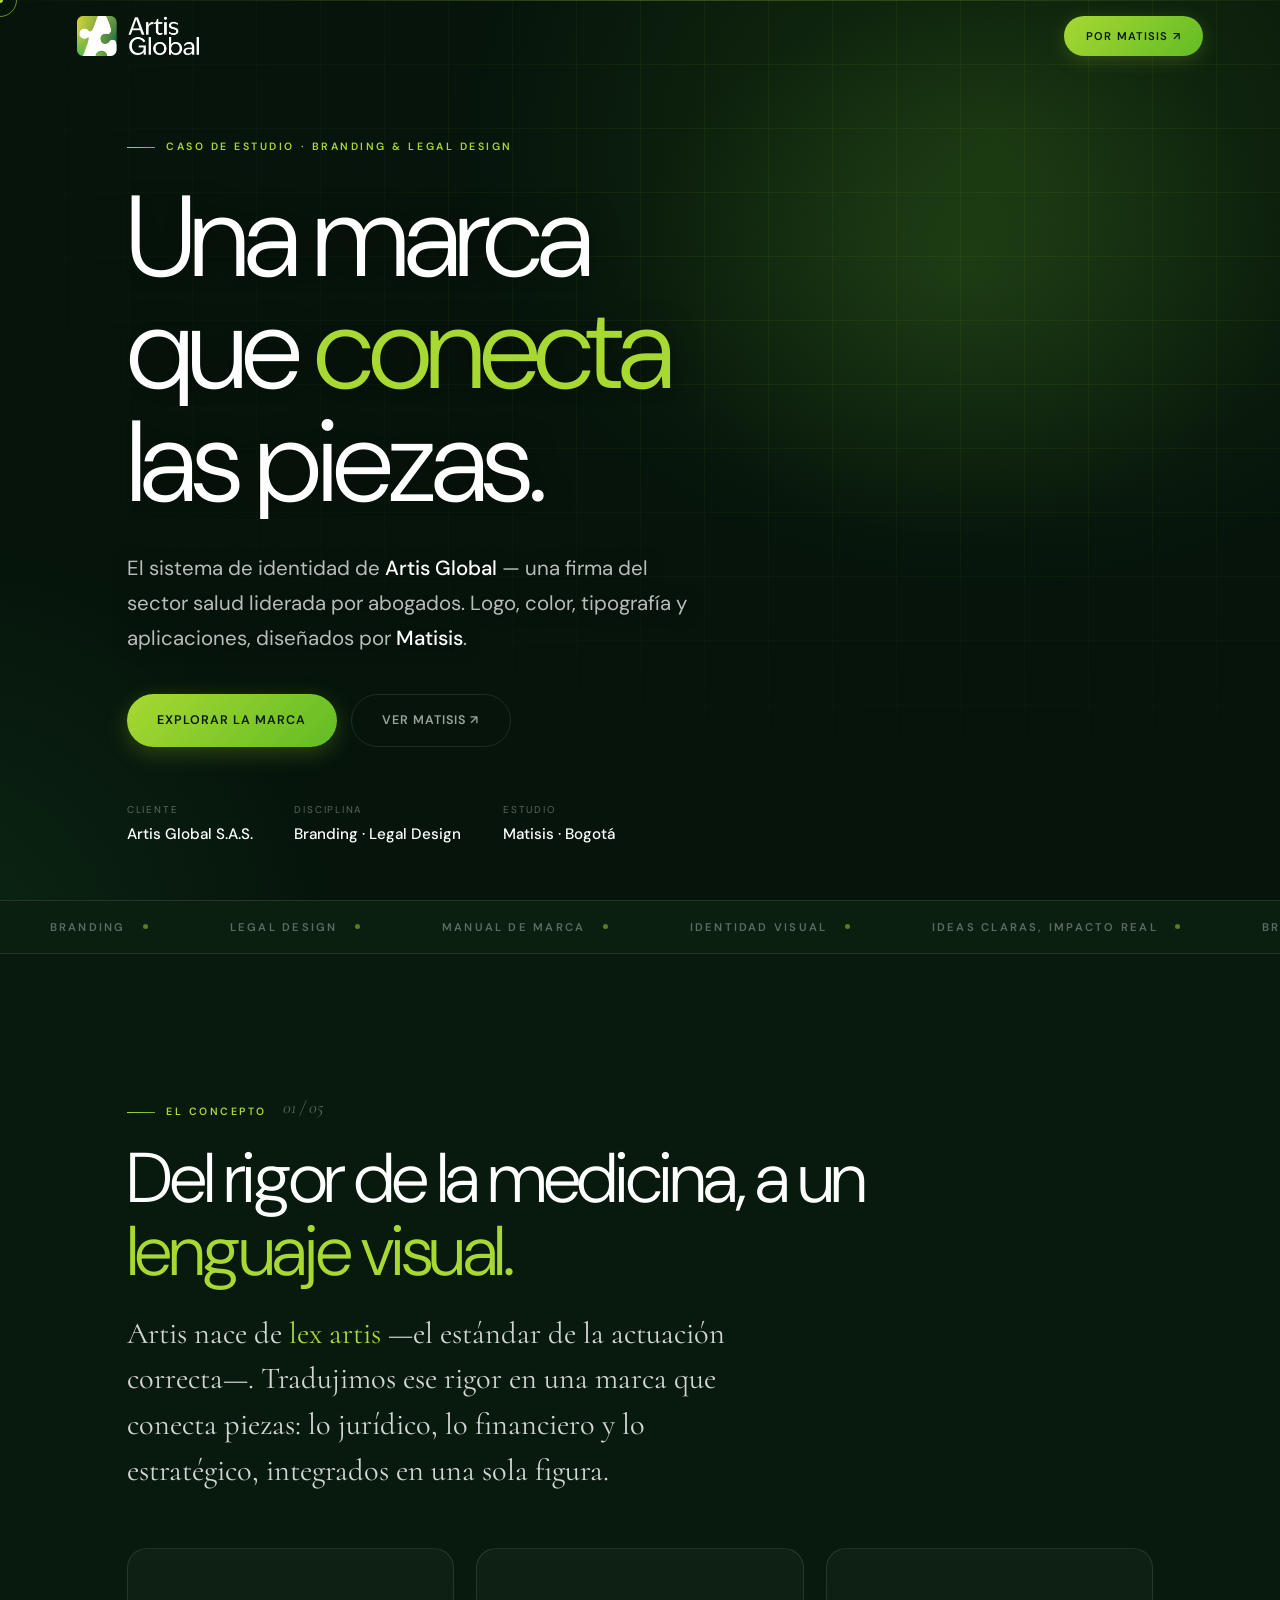
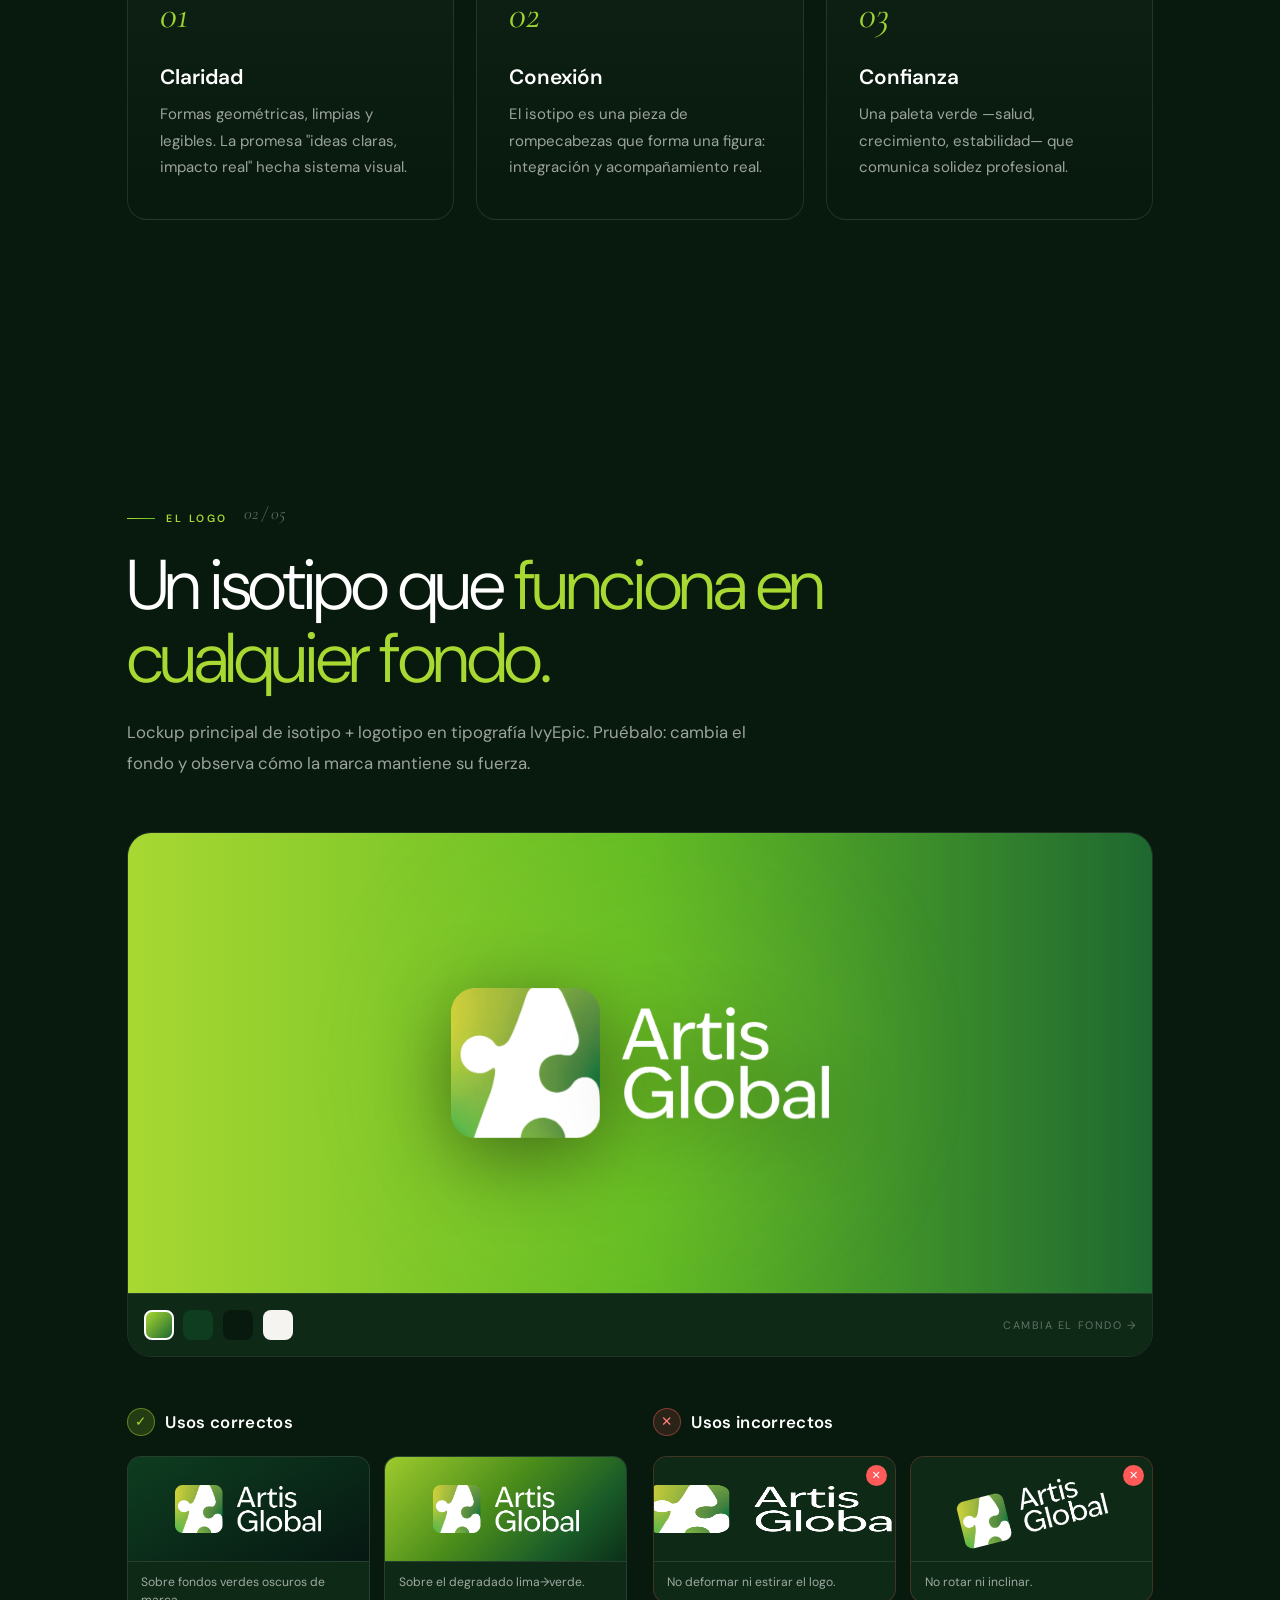
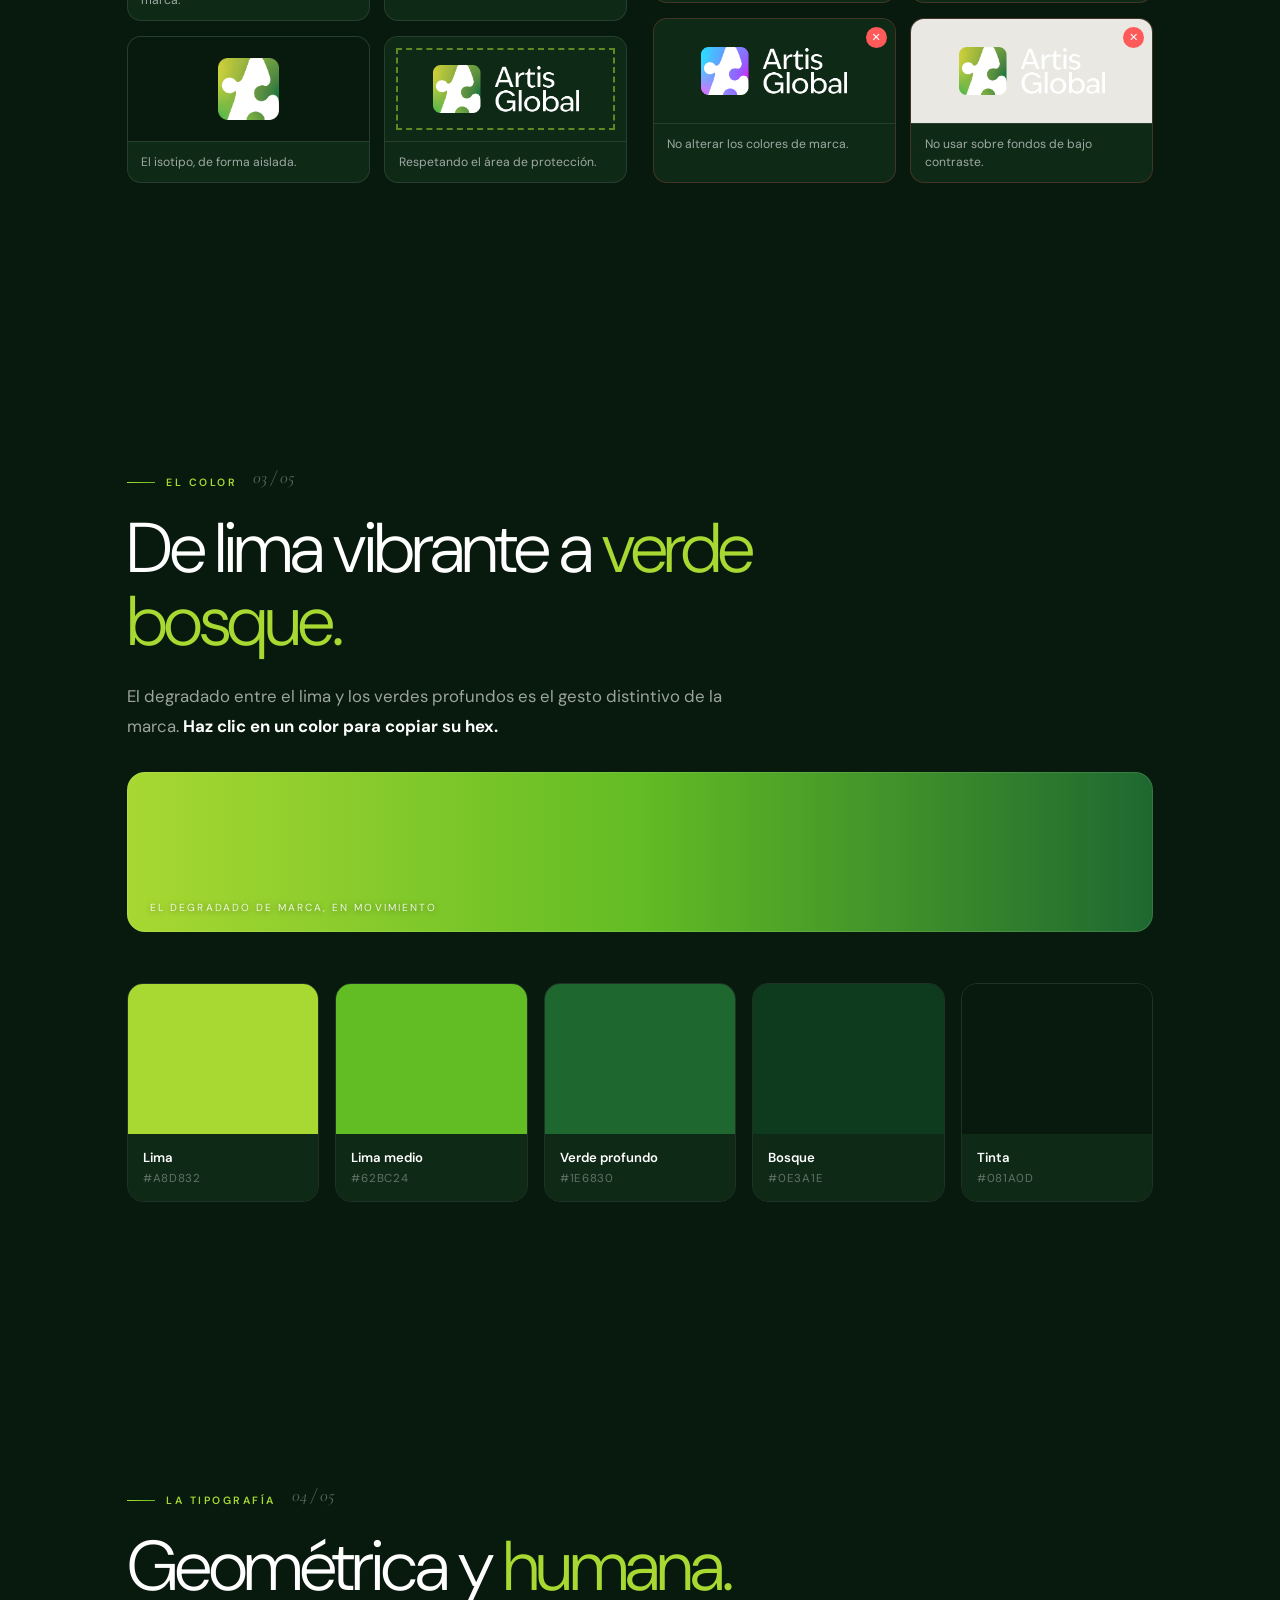
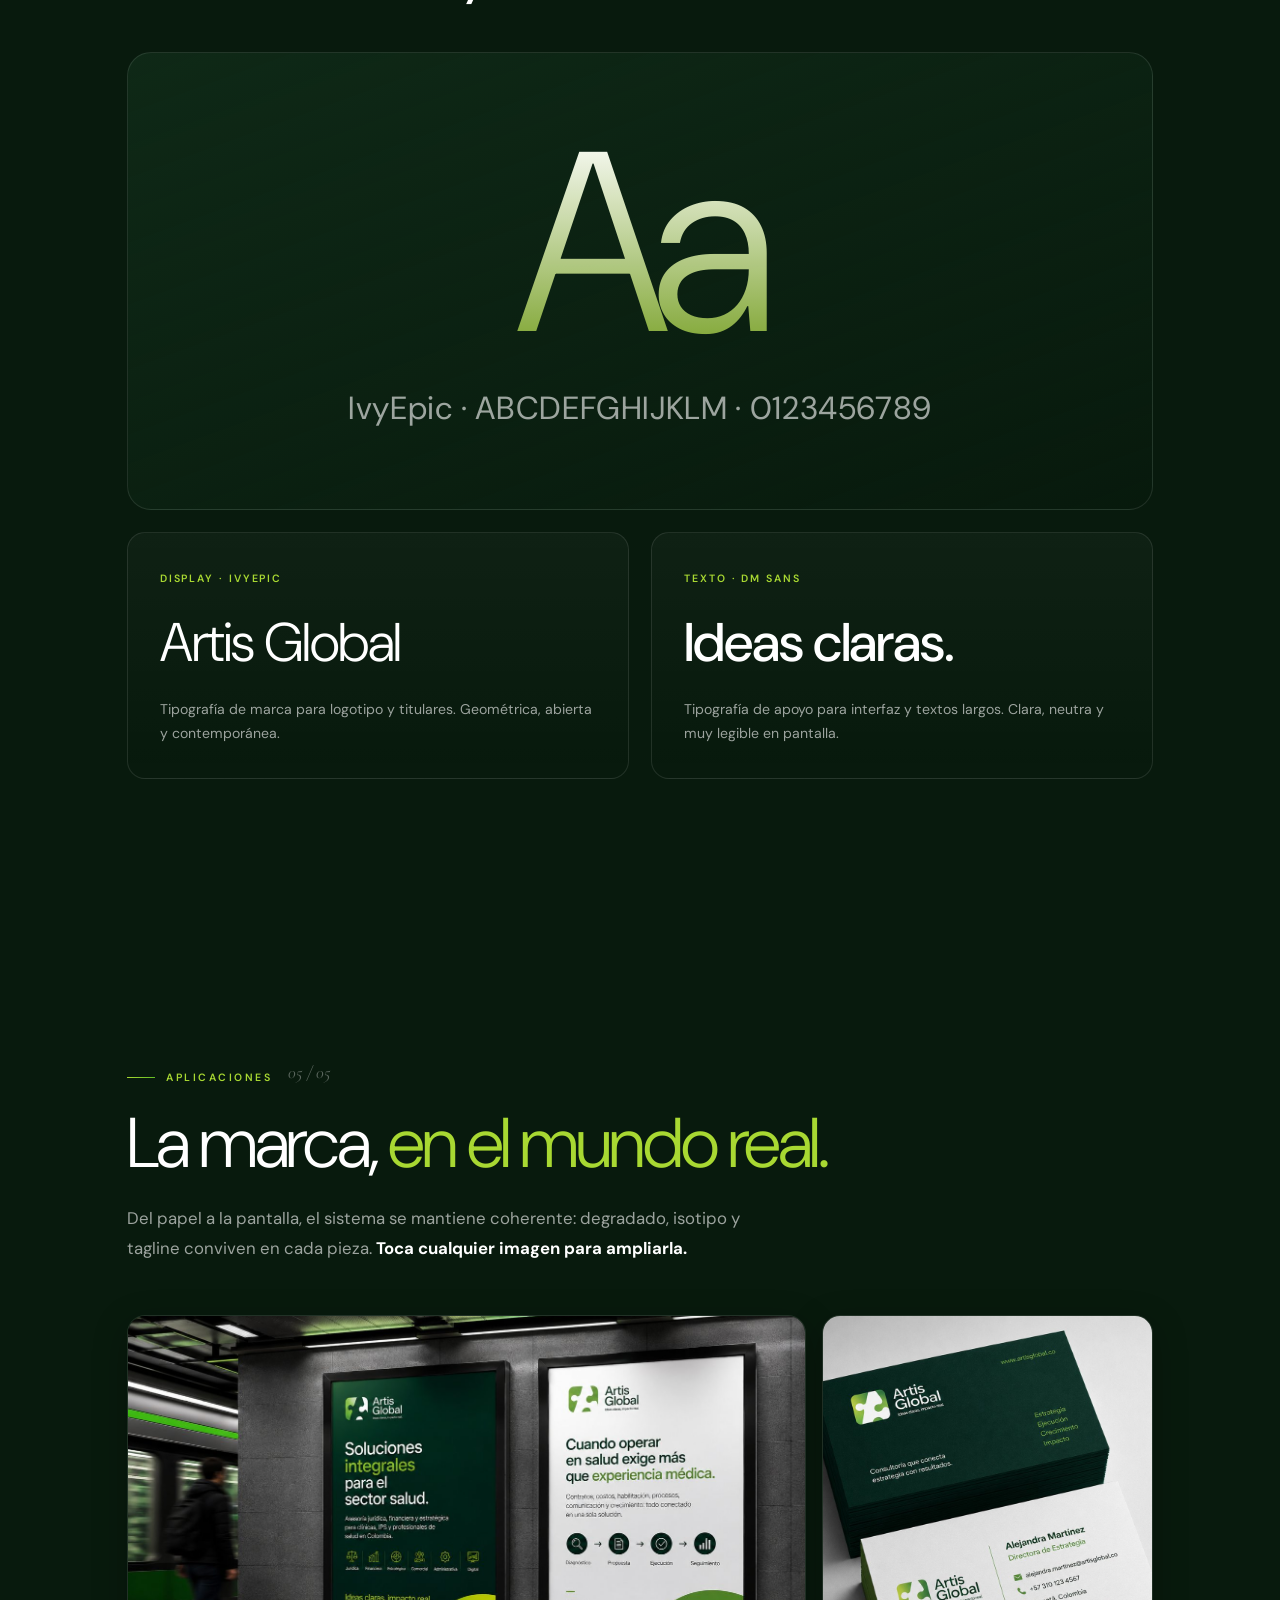
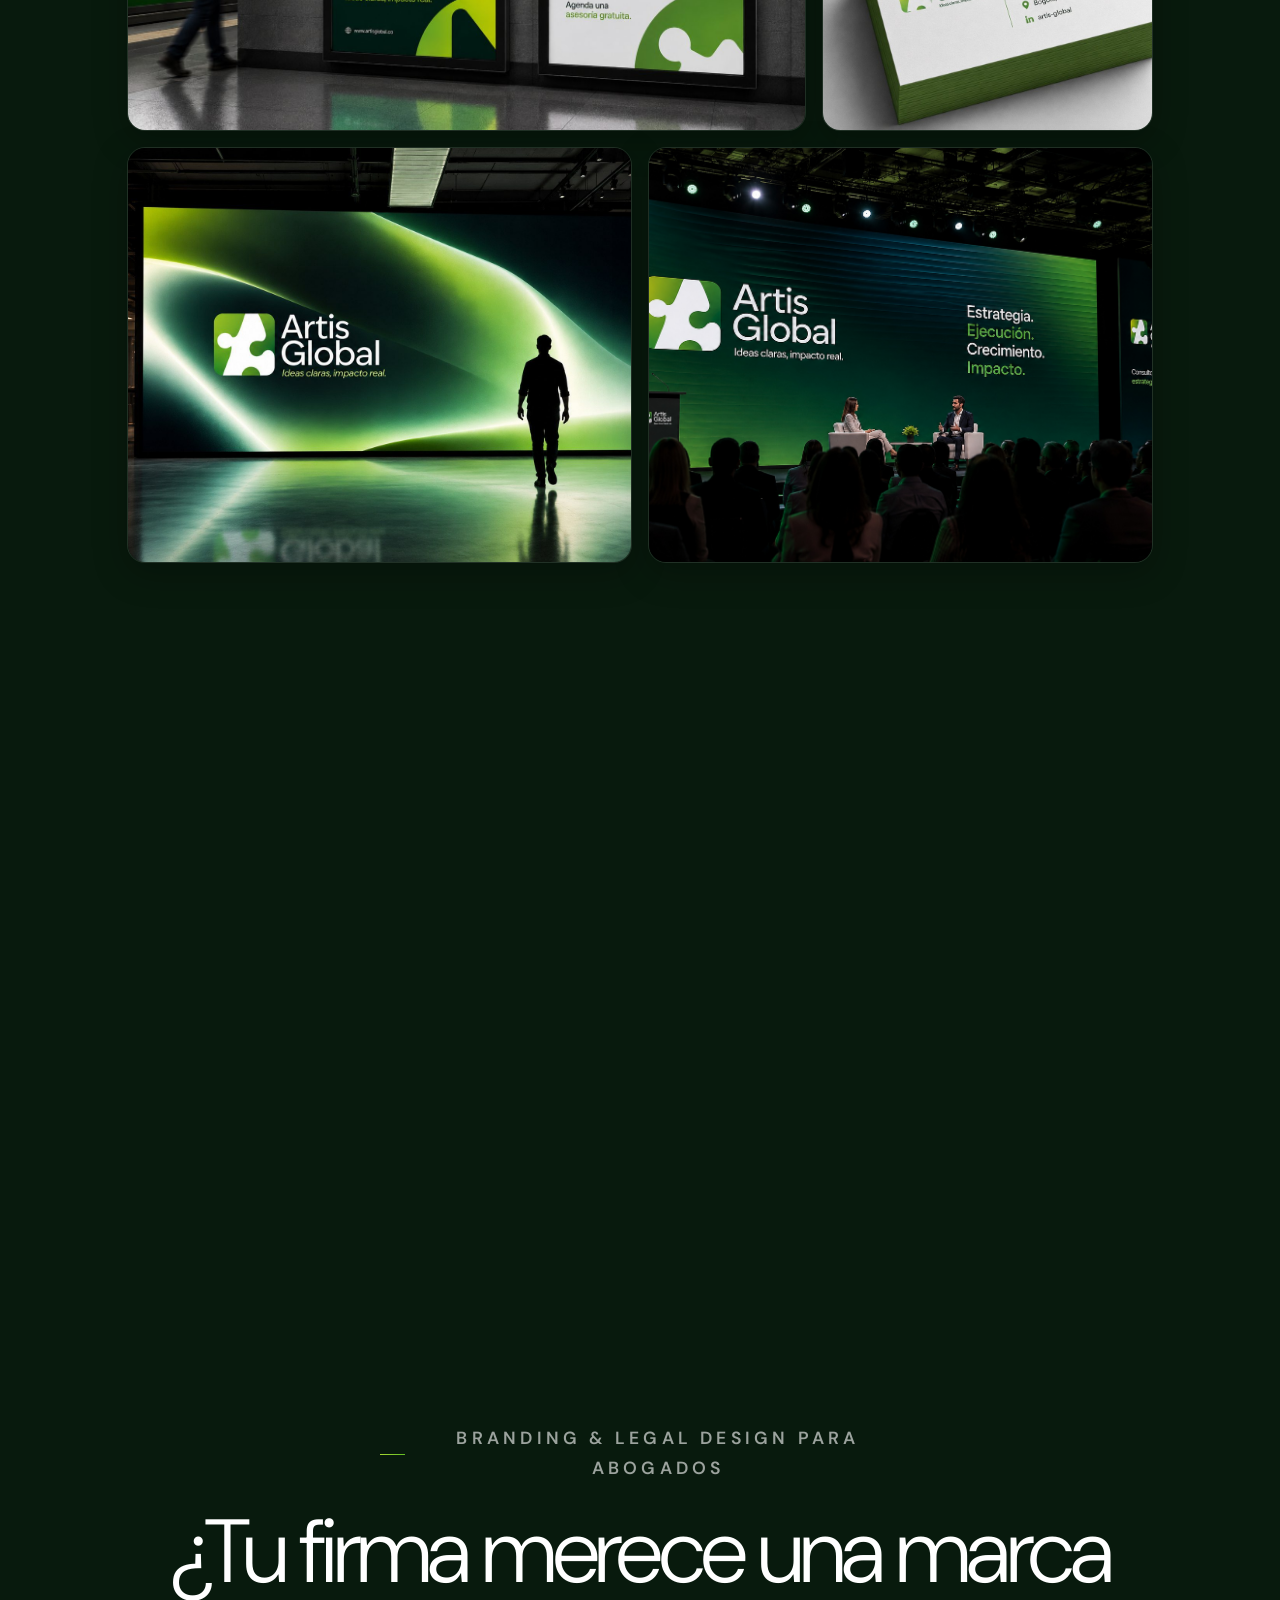
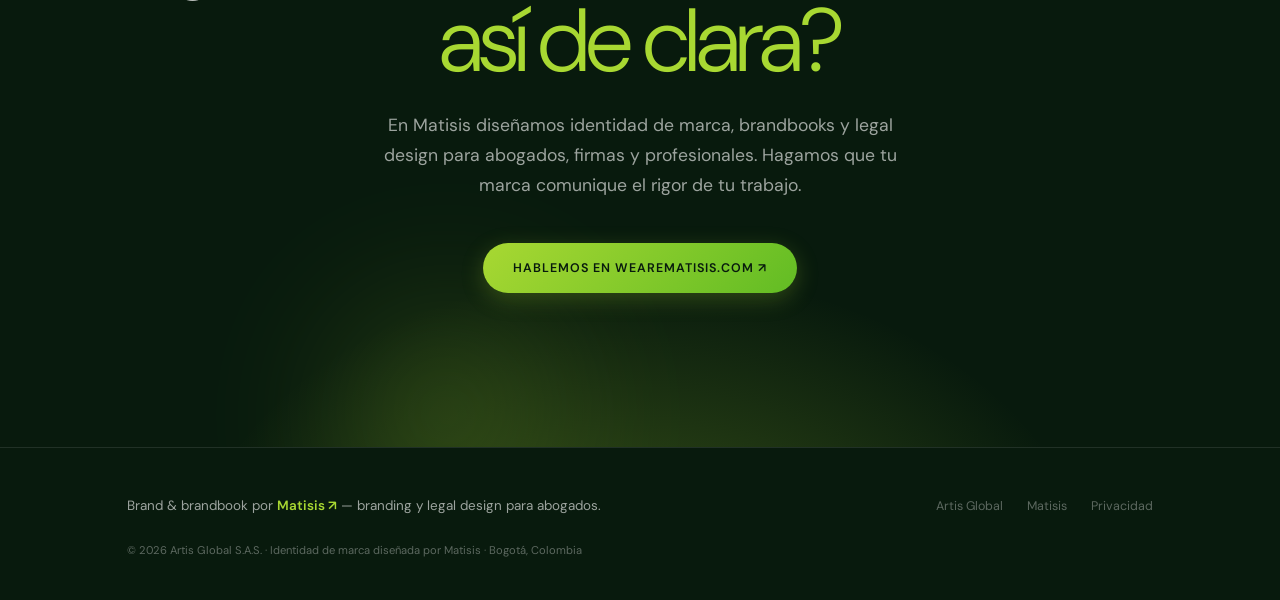
<file: docs/brandbook.html>
<!DOCTYPE html>
<html lang="es">
<head>
  <meta charset="UTF-8">
  <meta name="viewport" content="width=device-width, initial-scale=1.0">
  <!-- Favicon -->
  <link rel="icon" href="/favicon.ico" sizes="any">
  <link rel="icon" type="image/png" sizes="32x32" href="/favicon-32x32.png">
  <link rel="icon" type="image/png" sizes="16x16" href="/favicon-16x16.png">
  <link rel="apple-touch-icon" sizes="180x180" href="/apple-touch-icon.png">
  <link rel="manifest" href="/site.webmanifest">
  <meta name="theme-color" content="#5a9e2e">

  <!-- ============ SEO ============ -->
  <title>Brandbook Artis Global — Branding y Legal Design para abogados | Matisis</title>
  <meta name="description" content="Caso de estudio: el brandbook de Artis Global. Logo, color, tipografía y aplicaciones. Branding y legal design para firmas y abogados, por Matisis.">
  <meta name="keywords" content="brandbook, manual de marca, legal design, branding abogados, branding para abogados, identidad de marca, caso de estudio branding, diseño de marca firmas legales, Matisis">
  <meta name="robots" content="index, follow, max-image-preview:large">
  <meta name="author" content="Matisis">
  <link rel="canonical" href="https://www.somosartis.com/brandbook.html">

  <meta property="og:type" content="article">
  <meta property="og:title" content="Brandbook Artis Global — Branding y Legal Design para abogados">
  <meta property="og:description" content="Caso de estudio inmersivo: logo, color, tipografía y aplicaciones. Branding y legal design por Matisis.">
  <meta property="og:url" content="https://www.somosartis.com/brandbook.html">
  <meta property="og:image" content="https://www.somosartis.com/og-artis.jpg">
  <meta property="og:image:width" content="1200">
  <meta property="og:image:height" content="630">
  <meta property="og:locale" content="es_CO">
  <meta name="twitter:card" content="summary_large_image">
  <meta name="twitter:title" content="Brandbook Artis Global — Branding y Legal Design para abogados">
  <meta name="twitter:description" content="Caso de estudio inmersivo de branding y legal design por Matisis.">
  <meta name="twitter:image" content="https://www.somosartis.com/og-artis.jpg">
  <meta name="theme-color" content="#0a1f10">

  <script type="application/ld+json">
  {
    "@context":"https://schema.org","@type":"Article",
    "headline":"Brandbook Artis Global — Branding y Legal Design para abogados",
    "description":"Caso de estudio: manual de marca de Artis Global (logo, color, tipografía y aplicaciones). Branding y legal design para firmas y abogados.",
    "image":"https://www.somosartis.com/og-artis.jpg","inLanguage":"es",
    "about":["Brandbook","Manual de marca","Legal Design","Branding para abogados","Identidad de marca"],
    "author":{"@type":"Organization","name":"Matisis","url":"https://www.wearematisis.com"},
    "publisher":{"@type":"Organization","name":"Matisis","url":"https://www.wearematisis.com","logo":"https://www.somosartis.com/artis-logo.png"},
    "mainEntityOfPage":"https://www.somosartis.com/brandbook.html"
  }
  </script>
  <script type="application/ld+json">
  {
    "@context":"https://schema.org","@type":"ProfessionalService","name":"Matisis","url":"https://www.wearematisis.com",
    "description":"Estudio de branding y legal design para firmas, abogados y profesionales. Identidad de marca, brandbooks y diseño estratégico.",
    "areaServed":{"@type":"Country","name":"Colombia"},
    "knowsAbout":["Branding","Legal Design","Manual de marca","Identidad visual","Branding para abogados"]
  }
  </script>

  <link rel="preconnect" href="https://fonts.googleapis.com">
  <link rel="preconnect" href="https://fonts.gstatic.com" crossorigin>
  <link href="https://fonts.googleapis.com/css2?family=Cormorant:ital,wght@0,400;0,500;0,600;1,400;1,500&family=DM+Sans:ital,opsz,wght@0,9..40,300;0,9..40,400;0,9..40,500;0,9..40,600;0,9..40,700;1,9..40,400&display=swap" rel="stylesheet" media="print" onload="this.media='all'">
  <noscript><link href="https://fonts.googleapis.com/css2?family=Cormorant:ital,wght@0,400;0,500;0,600;1,400;1,500&family=DM+Sans:ital,opsz,wght@0,9..40,300;0,9..40,400;0,9..40,500;0,9..40,600;0,9..40,700;1,9..40,400&display=swap" rel="stylesheet"></noscript>

  <style>
    :root{
      --lima:#a8d832; --lima-mid:#62bc24; --lima-deep:#1e6830; --forest:#0e3a1e; --ink:#081a0d;
      --grad-btn:linear-gradient(135deg,#a8d832 0%,#62bc24 100%);
      --grad-iso:linear-gradient(135deg,#9ecb2d 0%,#4a8c1a 45%,#1a5c28 75%,#0b3018 100%);
      --bg:#081a0d; --bg2:#0a1f10; --panel:#0f2917; --card:#143420; --border:rgba(255,255,255,.1);
      --white:#fff; --muted:rgba(255,255,255,.6); --muted2:rgba(255,255,255,.34);
      --sans:'DM Sans',system-ui,sans-serif; --serif:'Cormorant',Georgia,serif;
      --gutter:clamp(1.4rem,6vw,5.5rem); --max:1180px;
    }
    *,*::before,*::after{box-sizing:border-box;margin:0;padding:0}
    html{scroll-behavior:smooth}
    body{font-family:var(--sans);background:var(--bg);color:var(--white);-webkit-font-smoothing:antialiased;overflow-x:hidden;line-height:1.5}
    a{color:inherit;text-decoration:none}
    img{display:block;max-width:100%}
    ::selection{background:rgba(168,216,50,.3);color:#fff}
    .wrap{max-width:var(--max);margin:0 auto;padding:0 var(--gutter)}
    .eyebrow{font-size:.66rem;font-weight:600;letter-spacing:.24em;text-transform:uppercase;color:var(--lima);display:inline-flex;align-items:center;gap:.7rem}
    .eyebrow::before{content:'';width:28px;height:1px;background:var(--grad-btn);display:inline-block}
    em{font-style:normal;color:var(--lima)}

    /* scroll progress */
    .progress{position:fixed;top:0;left:0;height:3px;width:0;z-index:90;background:var(--grad-btn);box-shadow:0 0 12px rgba(168,216,50,.6)}

    /* custom cursor (desktop) */
    .cur-dot,.cur-ring{position:fixed;top:0;left:0;z-index:95;pointer-events:none;border-radius:50%;mix-blend-mode:screen}
    .cur-dot{width:6px;height:6px;background:var(--lima);transform:translate(-50%,-50%)}
    .cur-ring{width:34px;height:34px;border:1.5px solid rgba(168,216,50,.6);transform:translate(-50%,-50%);transition:width .25s,height .25s,background-color .25s,border-color .25s}
    .cur-ring.big{width:64px;height:64px;background:rgba(168,216,50,.1);border-color:rgba(168,216,50,.9)}
    @media (hover:hover) and (pointer:fine){.has-cur,.has-cur a,.has-cur button{cursor:none}}

    /* drifting brand blobs */
    .blob{position:absolute;border-radius:50%;filter:blur(70px);opacity:.5;pointer-events:none;z-index:0}
    .blob.b1{width:46vw;height:46vw;background:radial-gradient(circle,#62bc24,transparent 65%);animation:drift1 26s ease-in-out infinite}
    .blob.b2{width:38vw;height:38vw;background:radial-gradient(circle,#1a5c28,transparent 65%);animation:drift2 32s ease-in-out infinite}
    .blob.b3{width:30vw;height:30vw;background:radial-gradient(circle,#a8d832,transparent 60%);opacity:.25;animation:drift1 38s ease-in-out infinite reverse}
    @keyframes drift1{0%,100%{transform:translate(0,0) scale(1)}50%{transform:translate(6%,-8%) scale(1.12)}}
    @keyframes drift2{0%,100%{transform:translate(0,0) scale(1)}50%{transform:translate(-7%,6%) scale(1.1)}}

    /* NAV */
    #nav{position:fixed;inset:0 0 auto;z-index:60;display:flex;align-items:center;justify-content:space-between;
      padding:1rem var(--gutter);transition:background .4s,backdrop-filter .4s,border-color .4s;border-bottom:1px solid transparent}
    #nav.solid{background:rgba(8,26,13,.6);backdrop-filter:blur(22px) saturate(160%);-webkit-backdrop-filter:blur(22px) saturate(160%);border-color:rgba(168,216,50,.12)}
    #nav .logo{height:40px;width:auto}
    .nav-cta{display:inline-flex;align-items:center;gap:.5rem;font-size:.7rem;font-weight:600;letter-spacing:.1em;text-transform:uppercase;
      padding:.7rem 1.4rem;border-radius:100px;background:var(--grad-btn);color:var(--ink);box-shadow:0 4px 18px rgba(158,203,45,.22);transition:filter .2s,box-shadow .3s,transform .2s}
    .nav-cta:hover{filter:brightness(1.07);box-shadow:0 10px 30px rgba(158,203,45,.4);transform:translateY(-1px)}

    /* HERO */
    .hero{position:relative;min-height:100vh;min-height:100svh;display:flex;align-items:flex-end;overflow:hidden;padding:7rem 0 clamp(2.5rem,6vh,5rem);
      background:radial-gradient(58rem 48rem at 78% 16%,rgba(98,188,36,.16),transparent 58%),radial-gradient(42rem 42rem at -5% 105%,rgba(30,104,48,.22),transparent 60%),#06140b}
    /* malla tecnológica sutil, difuminada hacia los bordes */
    .hero-grid{position:absolute;inset:0;z-index:0;pointer-events:none;
      background-image:linear-gradient(rgba(168,216,50,.06) 1px,transparent 1px),linear-gradient(90deg,rgba(168,216,50,.06) 1px,transparent 1px);
      background-size:64px 64px;
      -webkit-mask-image:radial-gradient(125% 100% at 76% 24%,#000 22%,transparent 72%);
      mask-image:radial-gradient(125% 100% at 76% 24%,#000 22%,transparent 72%)}
    /* línea de barrido tecnológica muy sutil */
    .hero-scan{position:absolute;left:0;right:0;top:0;height:1px;z-index:0;pointer-events:none;
      background:linear-gradient(90deg,transparent,rgba(168,216,50,.5),transparent);opacity:.5;
      animation:heroScan 7s ease-in-out infinite}
    @keyframes heroScan{0%{transform:translateY(8vh);opacity:0}15%{opacity:.55}85%{opacity:.55}100%{transform:translateY(86vh);opacity:0}}
    .hero-mouse{position:absolute;inset:0;z-index:1;pointer-events:none;opacity:.6;
      background:radial-gradient(34rem 28rem at var(--mx,75%) var(--my,30%),rgba(110,200,60,.22),transparent 60%)}
    .hero .wrap{position:relative;z-index:2;width:100%}
    .hero .eyebrow{opacity:0;animation:fadeUp .8s .1s forwards}
    .hero h1{font-weight:300;font-size:clamp(3rem,9vw,8rem);line-height:.98;letter-spacing:-.04em;margin:1.6rem 0 0;max-width:14ch;text-shadow:0 2px 28px rgba(0,0,0,.5)}
    .hero h1 .ln{display:block;overflow:hidden}
    .hero h1 .ln span{display:block;transform:translateY(110%);animation:lineUp .9s cubic-bezier(.2,.8,.2,1) forwards}
    .hero h1 .ln:nth-child(2) span{animation-delay:.12s}
    .hero h1 .ln:nth-child(3) span{animation-delay:.24s}
    .hero .lead{margin-top:2rem;max-width:560px;font-size:clamp(1.05rem,1.6vw,1.28rem);line-height:1.7;color:rgba(255,255,255,.72);text-shadow:0 1px 16px rgba(0,0,0,.6);opacity:0;animation:fadeUp .9s .5s forwards}
    .hero .lead strong{color:#fff;font-weight:500}
    .hero-actions{margin-top:2.4rem;display:flex;flex-wrap:wrap;gap:.9rem;opacity:0;animation:fadeUp .9s .65s forwards}
    .hero-meta{margin-top:3.5rem;display:flex;flex-wrap:wrap;gap:2.6rem;opacity:0;animation:fadeUp .9s .8s forwards}
    .hero-meta .mi .k{font-size:.62rem;letter-spacing:.18em;text-transform:uppercase;color:var(--muted2)}
    .hero-meta .mi .v{margin-top:.35rem;font-size:.95rem;color:#fff;font-weight:500}
    @keyframes lineUp{to{transform:translateY(0)}}
    @keyframes fadeUp{from{opacity:0;transform:translateY(18px)}to{opacity:1;transform:none}}
    .scroll-cue{position:absolute;left:50%;bottom:1.8rem;transform:translateX(-50%);z-index:2;display:flex;flex-direction:column;align-items:center;gap:.5rem;color:var(--muted2);font-size:.6rem;letter-spacing:.2em;text-transform:uppercase;animation:bob 2.2s ease-in-out infinite}
    .scroll-cue .l{width:1px;height:34px;background:linear-gradient(var(--lima),transparent)}
    @keyframes bob{0%,100%{transform:translate(-50%,0)}50%{transform:translate(-50%,7px)}}

    .btn{display:inline-flex;align-items:center;gap:.55rem;font-weight:600;font-size:.78rem;letter-spacing:.08em;text-transform:uppercase;padding:1rem 1.9rem;border-radius:100px;transition:all .25s}
    .btn-primary{background:var(--grad-btn);color:var(--ink);box-shadow:0 6px 22px rgba(158,203,45,.26)}
    .btn-primary:hover{filter:brightness(1.08);box-shadow:0 14px 36px rgba(158,203,45,.45);transform:translateY(-2px)}
    .btn-ghost{border:1px solid var(--border);color:var(--muted)}
    .btn-ghost:hover{border-color:var(--lima);color:var(--lima)}

    /* MARQUEE */
    .marquee{border-top:1px solid var(--border);border-bottom:1px solid var(--border);overflow:hidden;padding:1.1rem 0;background:var(--bg2)}
    .mq-track{display:flex;white-space:nowrap;width:max-content;animation:mq 28s linear infinite}
    .mq-track:hover{animation-play-state:paused}
    @keyframes mq{to{transform:translateX(-50%)}}
    .mq-item{display:inline-flex;align-items:center;gap:1.1rem;padding:0 2rem;font-size:.7rem;font-weight:600;letter-spacing:.2em;text-transform:uppercase;color:var(--muted2)}
    .mq-item b{color:var(--lima);font-weight:600}
    .mq-item::after{content:'';width:5px;height:5px;border-radius:50%;background:var(--lima);opacity:.5}

    /* SECTION base */
    section.block{position:relative;padding:clamp(5rem,11vw,9rem) 0;z-index:1}
    .lbl-row{display:flex;align-items:baseline;gap:1rem;flex-wrap:wrap}
    .lbl-row .idx{font-family:var(--serif);font-style:italic;font-size:1.1rem;color:var(--muted2)}
    .block h2{font-weight:300;font-size:clamp(2.2rem,5.5vw,4.4rem);line-height:1.04;letter-spacing:-.035em;margin:1.3rem 0 0;max-width:18ch}
    .block .desc{margin-top:1.4rem;max-width:620px;color:var(--muted);line-height:1.8;font-size:1.05rem}
    .block .desc.serif{font-family:var(--serif);font-size:clamp(1.4rem,2.4vw,1.9rem);line-height:1.5;color:rgba(255,255,255,.82)}

    /* reveal */
    [data-reveal]{opacity:0;transform:translateY(30px);transition:opacity .9s cubic-bezier(.2,.8,.2,1),transform .9s cubic-bezier(.2,.8,.2,1)}
    [data-reveal].in{opacity:1;transform:none}

    /* CONCEPT */
    .concept-grid{display:grid;grid-template-columns:repeat(3,1fr);gap:1.4rem;margin-top:3.4rem}
    .pillar{position:relative;padding:2.4rem 2rem;border:1px solid var(--border);border-radius:20px;background:linear-gradient(180deg,rgba(255,255,255,.03),transparent);overflow:hidden;transition:transform .4s,border-color .4s}
    .pillar:hover{transform:translateY(-6px);border-color:rgba(168,216,50,.4)}
    .pillar::before{content:'';position:absolute;inset:0;background:radial-gradient(circle at 50% 0%,rgba(168,216,50,.12),transparent 60%);opacity:0;transition:opacity .4s}
    .pillar:hover::before{opacity:1}
    .pillar .n{font-family:var(--serif);font-style:italic;font-size:2.4rem;background:var(--grad-btn);-webkit-background-clip:text;background-clip:text;-webkit-text-fill-color:transparent;display:block}
    .pillar h3{font-size:1.3rem;font-weight:600;margin:1rem 0 .6rem}
    .pillar p{color:var(--muted);font-size:.94rem;line-height:1.75}

    /* LOGO interactive stage */
    .stage{margin-top:3.4rem;border-radius:24px;overflow:hidden;border:1px solid var(--border)}
    .stage-view{position:relative;overflow:hidden;min-height:clamp(280px,46vw,460px);display:flex;align-items:center;justify-content:center;padding:3rem;transition:background-color .5s;background-size:300% 100%;animation:flow 20s linear infinite}
    .stage-glow{position:absolute;top:50%;left:50%;width:70%;aspect-ratio:1;border-radius:50%;transform:translate(-50%,-50%) scale(.85);background:radial-gradient(circle,rgba(168,216,50,.4),transparent 62%);filter:blur(36px);opacity:0;pointer-events:none;z-index:0}
    .logo-lockup{position:relative;z-index:1;display:flex;align-items:center;gap:clamp(.7rem,1.8vw,1.5rem)}
    .logo-lockup .ll-iso{height:clamp(78px,12.5vw,150px);width:auto;filter:drop-shadow(0 18px 40px rgba(0,0,0,.45));opacity:0;transform:translateY(16px) scale(.92)}
    .logo-lockup .ll-word{height:clamp(56px,9.2vw,112px);width:auto;filter:drop-shadow(0 14px 34px rgba(0,0,0,.4));opacity:0;transform:translateY(18px)}
    /* Entrada sofisticada: focus-in (desenfoque -> nitidez) + ascenso suave + halo ambiental */
    .stage.in .stage-glow{animation:glowIn 1.8s .1s cubic-bezier(.2,.7,.2,1) forwards}
    .stage.in .ll-iso{animation:focusIn 1.3s .15s cubic-bezier(.2,.75,.25,1) forwards}
    .stage.in .ll-word{animation:riseIn 1.2s .55s cubic-bezier(.2,.75,.25,1) forwards}
    .stage.in .logo-lockup{animation:logoFloat 7s 1.8s ease-in-out infinite}
    @keyframes glowIn{0%{opacity:0;transform:translate(-50%,-50%) scale(.85)}100%{opacity:.4;transform:translate(-50%,-50%) scale(1)}}
    @keyframes focusIn{0%{opacity:0;transform:translateY(16px) scale(.92);filter:drop-shadow(0 18px 40px rgba(0,0,0,.45)) blur(18px)}100%{opacity:1;transform:none;filter:drop-shadow(0 18px 40px rgba(0,0,0,.45)) blur(0)}}
    @keyframes riseIn{0%{opacity:0;transform:translateY(18px);filter:drop-shadow(0 14px 34px rgba(0,0,0,.4)) blur(12px)}100%{opacity:1;transform:none;filter:drop-shadow(0 14px 34px rgba(0,0,0,.4)) blur(0)}}
    @keyframes logoFloat{0%,100%{transform:translateY(0)}50%{transform:translateY(-8px)}}
    .stage-bar{display:flex;gap:.6rem;padding:1rem;background:var(--panel);border-top:1px solid var(--border);flex-wrap:wrap;align-items:center}
    .swatch-btn{width:30px;height:30px;border-radius:8px;border:2px solid transparent;cursor:pointer;transition:transform .2s,border-color .2s}
    .swatch-btn:hover{transform:scale(1.12)}
    .swatch-btn.active{border-color:#fff}
    .stage-bar .hint{margin-left:auto;font-size:.68rem;letter-spacing:.14em;text-transform:uppercase;color:var(--muted2)}

    /* COLOR */
    .palette{margin-top:3.2rem;display:grid;grid-template-columns:repeat(5,1fr);gap:1rem}
    .col{border-radius:16px;overflow:hidden;border:1px solid var(--border);cursor:pointer;transition:transform .3s}
    .col:hover{transform:translateY(-6px)}
    .col .chip{height:150px;position:relative}
    .col .chip::after{content:'Copiar';position:absolute;inset:0;display:flex;align-items:center;justify-content:center;font-size:.66rem;letter-spacing:.14em;text-transform:uppercase;color:rgba(0,0,0,.55);opacity:0;transition:opacity .25s;font-weight:700}
    .col:hover .chip::after{opacity:1}
    .col .meta{padding:.85rem .95rem;background:var(--panel)}
    .col .name{font-size:.82rem;font-weight:600}
    .col .hex{font-size:.72rem;color:var(--muted2);letter-spacing:.06em;text-transform:uppercase;margin-top:.15rem}

    /* TYPOGRAPHY */
    .type-hero{margin-top:3rem;border:1px solid var(--border);border-radius:24px;padding:clamp(2.5rem,6vw,5rem);background:linear-gradient(160deg,var(--panel),transparent);text-align:center;overflow:hidden}
    .type-hero .big{font-weight:300;font-size:clamp(5rem,22vw,16rem);line-height:.9;letter-spacing:-.05em;background:linear-gradient(180deg,#fff,rgba(168,216,50,.7));-webkit-background-clip:text;background-clip:text;-webkit-text-fill-color:transparent}
    .type-hero .scale{margin-top:1.5rem;font-size:clamp(1.1rem,3vw,2rem);color:var(--muted);letter-spacing:.02em}
    .type-cards{margin-top:1.4rem;display:grid;grid-template-columns:1fr 1fr;gap:1.4rem}
    .type-card{border:1px solid var(--border);border-radius:18px;padding:2rem;background:linear-gradient(180deg,rgba(255,255,255,.03),transparent)}
    .type-card .label{font-size:.66rem;letter-spacing:.18em;text-transform:uppercase;color:var(--lima);font-weight:600}
    .type-card .aa{font-size:3.4rem;font-weight:300;margin-top:.8rem;letter-spacing:-.02em}
    .type-card .note{margin-top:.9rem;font-size:.88rem;color:var(--muted);line-height:1.7}

    /* APPLICATIONS parallax */
    .apps{margin-top:3.4rem;display:grid;gap:1.4rem}
    .app-shot{border-radius:20px;overflow:hidden;border:1px solid var(--border);position:relative}
    .app-shot img{width:100%;display:block;will-change:transform}
    .app-cap{position:absolute;left:1.4rem;bottom:1.2rem;z-index:2;font-size:.68rem;letter-spacing:.16em;text-transform:uppercase;color:#fff;background:rgba(8,26,13,.55);backdrop-filter:blur(8px);padding:.5rem .9rem;border-radius:100px;border:1px solid rgba(255,255,255,.18)}

    /* QUOTE */
    .quote{padding:clamp(4rem,9vw,7rem) 0;text-align:center}
    .quote p{font-family:var(--serif);font-style:italic;font-weight:500;font-size:clamp(1.8rem,4.5vw,3.4rem);line-height:1.25;letter-spacing:-.01em;max-width:16ch;margin:0 auto}
    .quote .by{margin-top:1.8rem;font-size:.7rem;letter-spacing:.2em;text-transform:uppercase;color:var(--lima)}

    /* CLOSING CTA */
    .closing{position:relative;padding:clamp(5rem,12vw,10rem) 0;overflow:hidden;text-align:center}
    .closing::before{content:'';position:absolute;inset:0;background:radial-gradient(ellipse 60% 70% at 50% 120%,rgba(168,216,50,.3),transparent 60%)}
    .closing .wrap{position:relative;z-index:2}
    .closing .eyebrow{justify-content:center}
    .closing h2{font-weight:300;font-size:clamp(2.6rem,7vw,6rem);line-height:1;letter-spacing:-.04em;margin:1.4rem auto 0;max-width:16ch}
    .closing p{margin:1.6rem auto 0;max-width:520px;color:var(--muted);font-size:1.1rem;line-height:1.7}
    .closing .hero-actions{justify-content:center;margin-top:2.6rem}

    /* FOOTER */
    footer{border-top:1px solid var(--border);padding:3rem 0 2.6rem;color:var(--muted2);position:relative;z-index:1;background:var(--bg)}
    footer .row{display:flex;flex-wrap:wrap;justify-content:space-between;gap:1.4rem;align-items:center}
    footer a:hover{color:var(--lima)}
    footer .made{font-size:.84rem;color:var(--muted)}
    footer .made a{color:var(--lima);font-weight:600}
    footer .links{display:flex;gap:1.5rem;font-size:.78rem}
    footer .copy{margin-top:1.6rem;font-size:.7rem;color:var(--muted2)}

    /* toast */
    .toast{position:fixed;left:50%;bottom:2rem;transform:translate(-50%,160%);opacity:0;visibility:hidden;z-index:99;background:var(--lima);color:var(--ink);font-weight:600;font-size:.82rem;padding:.8rem 1.4rem;border-radius:100px;box-shadow:0 12px 30px rgba(0,0,0,.4);transition:transform .4s cubic-bezier(.2,.8,.2,1),opacity .35s,visibility .35s}
    .toast.show{transform:translate(-50%,0);opacity:1;visibility:visible}

    /* ===== Mobile-first tuning (la mayoría del tráfico llega desde el móvil) ===== */
    button,a,.col,.pillar{-webkit-tap-highlight-color:transparent}
    @media(max-width:860px){
      .concept-grid{grid-template-columns:1fr}
      .palette{grid-template-columns:repeat(2,1fr)}
      .type-cards{grid-template-columns:1fr}
      .hero-meta{gap:1.6rem}
      /* blobs más livianos en móvil: menos blur y sin la tercera capa (rendimiento) */
      .blob{filter:blur(48px);opacity:.42}
      .blob.b3{display:none}
      .pillar:hover{transform:none}
      .col:hover,.app-shot:hover{transform:none}
      [data-parallax]{transform:none!important}   /* sin parallax en táctil: más fluido */
      .marquee .mq-track{animation-duration:22s}
    }
    @media(max-width:560px){
      .hero{padding:6rem 0 3.5rem}
      .hero h1{margin-top:1.2rem}
      .hero-meta{gap:1.2rem 1.8rem}
      .palette{grid-template-columns:1fr 1fr;gap:.7rem}
      .col .chip{height:104px}
      .col .chip::after{opacity:1}                 /* "Copiar" siempre visible en táctil */
      .stage-view{padding:1.8rem;min-height:300px}
      .stage-view img{width:78%}
      .swatch-btn{width:40px;height:40px;border-radius:10px}  /* tap target accesible */
      .stage-bar{gap:.5rem;padding:.9rem}
      .stage-bar .hint{display:none}
      .type-hero{padding:2.2rem 1.2rem}
      .pillar{padding:2rem 1.5rem}
      .app-cap{font-size:.6rem;left:1rem;bottom:1rem}
      .btn{width:100%;justify-content:center}
      .hero-actions{width:100%}
      .scroll-cue{display:none}     /* en móvil el hero es alto: el indicador estorbaba */
      .hero h1{font-size:clamp(2.8rem,13vw,4rem)}
      .hero-photo{object-position:34% center}   /* favorece el logo del escenario al recortar */
    }
    @media(prefers-reduced-motion:reduce){
      *{animation:none!important;transition:none!important}
      [data-reveal]{opacity:1;transform:none}
      .hero h1 .ln span{transform:none}
      .hero .eyebrow,.hero .lead,.hero-actions,.hero-meta{opacity:1}
      .cur-dot,.cur-ring{display:none}
      .ll-iso,.ll-word{opacity:1!important;transform:none!important;clip-path:none!important}
      .stage-glow{display:none}
    }

    /* ===== Do's & Don'ts ===== */
    .dd-grid{margin-top:3.2rem;display:grid;grid-template-columns:1fr 1fr;gap:1.6rem}
    .dd-col h3{display:flex;align-items:center;gap:.65rem;font-size:1.05rem;font-weight:600;letter-spacing:.02em;margin-bottom:1.2rem}
    .dd-badge{width:28px;height:28px;border-radius:50%;display:inline-flex;align-items:center;justify-content:center;font-size:.85rem;font-weight:700;flex:none}
    .dd-badge.ok{background:rgba(168,216,50,.18);color:var(--lima);border:1px solid rgba(168,216,50,.45)}
    .dd-badge.no{background:rgba(255,90,90,.14);color:#ff7d7d;border:1px solid rgba(255,90,90,.42)}
    .dd-items{display:grid;grid-template-columns:1fr 1fr;gap:.9rem}
    .dd-card{border:1px solid var(--border);border-radius:14px;overflow:hidden;background:var(--panel);transition:transform .35s,border-color .35s}
    .dd-card:hover{transform:translateY(-4px)}
    .dd-view{height:104px;display:flex;align-items:center;justify-content:center;padding:1.1rem;position:relative;overflow:hidden}
    .dd-view img{max-height:48px;width:auto}
    .dd-card p{font-size:.76rem;color:var(--muted);padding:.7rem .85rem;line-height:1.5;border-top:1px solid var(--border)}
    .dd-do .dd-view{background:linear-gradient(150deg,#0e3d20,#061812)}
    .dd-do .dd-card:nth-child(2) .dd-view{background:var(--grad-iso)}
    .dd-do .dd-card:nth-child(3) .dd-view{background:#081a0d}
    .dd-do .dd-card:nth-child(4) .dd-view{background:#0e2916}
    .dd-clear{outline:2px dashed rgba(168,216,50,.55);outline-offset:-13px;border-radius:6px}
    .dd-dont .dd-card{border-color:rgba(255,90,90,.22)}
    .dd-dont .dd-view{background:#0e2916}
    .dd-x{position:absolute;top:8px;right:8px;width:21px;height:21px;border-radius:50%;background:#ff5a5a;color:#fff;display:flex;align-items:center;justify-content:center;font-size:.7rem;font-weight:700;z-index:3}
    .dont-stretch{transform:scaleX(1.75)}
    .dont-rotate{transform:rotate(-14deg)}
    .dont-recolor{filter:hue-rotate(155deg) saturate(2.4)}
    .dont-glow{filter:drop-shadow(0 0 13px #a8d832) drop-shadow(0 0 6px #fff)}
    .dd-lowcon{background:#e9e8e2!important}

    /* ===== Color — más movimiento ===== */
    .grad-band{height:clamp(96px,13vw,160px);border-radius:18px;margin-top:1.9rem;border:1px solid var(--border);position:relative;overflow:hidden;
      background:linear-gradient(90deg,#a8d832,#62bc24,#1e6830,#0e3a1e,#1e6830,#62bc24,#a8d832);background-size:300% 100%;animation:flow 15s linear infinite}
    .grad-band span{position:absolute;left:1.4rem;bottom:1rem;font-size:.64rem;letter-spacing:.2em;text-transform:uppercase;color:rgba(255,255,255,.85);text-shadow:0 1px 6px rgba(0,0,0,.4)}
    @keyframes flow{to{background-position:-300% 0}}
    .col .chip{position:relative;transform:scaleY(.05);transform-origin:bottom}
    .col.in .chip{transform:scaleY(1);transition:transform 1s cubic-bezier(.2,.8,.2,1)}
    .col:nth-child(1).in .chip{transition-delay:.05s}.col:nth-child(2).in .chip{transition-delay:.14s}
    .col:nth-child(3).in .chip{transition-delay:.23s}.col:nth-child(4).in .chip{transition-delay:.32s}.col:nth-child(5).in .chip{transition-delay:.41s}
    .col .chip::before{content:'';position:absolute;inset:0;z-index:1;background:linear-gradient(115deg,transparent 36%,rgba(255,255,255,.32) 50%,transparent 64%);transform:translateX(-130%);animation:sheen 6s ease-in-out infinite}
    .col:nth-child(2) .chip::before{animation-delay:.6s}.col:nth-child(3) .chip::before{animation-delay:1.2s}
    .col:nth-child(4) .chip::before{animation-delay:1.8s}.col:nth-child(5) .chip::before{animation-delay:2.4s}
    .col .chip::after{z-index:2}
    @keyframes sheen{0%,100%{transform:translateX(-130%)}58%,82%{transform:translateX(135%)}}

    /* ===== Galería bento ===== */
    .gallery{margin-top:3.2rem;display:grid;grid-template-columns:repeat(6,1fr);grid-auto-rows:200px;gap:16px}
    .g-item{position:relative;border-radius:18px;overflow:hidden;border:1px solid var(--border);box-shadow:0 10px 34px rgba(0,0,0,.28);transition:box-shadow .4s,transform .4s,border-color .4s}
    .g-item img{width:100%;height:100%;object-fit:cover;display:block;transition:transform .9s cubic-bezier(.2,.8,.2,1)}
    .g-item[data-full]{cursor:zoom-in}
    .g-item[data-full]:hover{transform:translateY(-4px);border-color:rgba(168,216,50,.55);box-shadow:0 28px 64px rgba(0,0,0,.5),0 0 0 1px rgba(168,216,50,.4)}
    .g-item[data-full]:hover img{transform:scale(1.09)}
    .g-cap{position:absolute;left:0;right:0;bottom:0;z-index:2;padding:1.6rem 1.1rem .95rem;font-size:.68rem;letter-spacing:.14em;text-transform:uppercase;color:#fff;background:linear-gradient(transparent,rgba(8,26,13,.82));transform:translateY(100%);opacity:0;transition:transform .45s,opacity .45s}
    .g-item:hover .g-cap{transform:none;opacity:1}
    .g-zoom{position:absolute;top:12px;right:12px;z-index:2;width:34px;height:34px;border-radius:50%;background:rgba(8,26,13,.5);backdrop-filter:blur(6px);border:1px solid rgba(255,255,255,.25);display:flex;align-items:center;justify-content:center;font-size:.9rem;opacity:0;transform:scale(.8);transition:.3s}
    .g-item:hover .g-zoom{opacity:1;transform:none}
    .g-metro{grid-column:span 4;grid-row:span 2}
    .g-cards2{grid-column:span 2;grid-row:span 2}
    .g-screen{grid-column:span 3;grid-row:span 2}
    .g-event{grid-column:span 3;grid-row:span 2}
    .g-tag{display:flex;align-items:center;justify-content:center;text-align:center;padding:1.4rem;background:linear-gradient(135deg,#1a5c28,#0b3018);overflow:hidden}
    .g-tag .gt-grad{position:absolute;inset:0;background:linear-gradient(90deg,#a8d832,#1e6830,#a8d832);background-size:300% 100%;animation:flow 18s linear infinite;opacity:.22}
    .g-tag b{position:relative;z-index:1;font-family:var(--serif);font-style:italic;font-weight:500;font-size:clamp(1.3rem,2.4vw,1.7rem);color:#fff;line-height:1.2}

    /* lightbox */
    .lb{position:fixed;inset:0;z-index:100;background:rgba(4,12,7,.93);backdrop-filter:blur(10px);display:flex;align-items:center;justify-content:center;padding:5vw;opacity:0;pointer-events:none;transition:opacity .35s}
    .lb.open{opacity:1;pointer-events:auto}
    .lb img{max-width:100%;max-height:88vh;border-radius:14px;box-shadow:0 30px 80px rgba(0,0,0,.6);transform:scale(.95);transition:transform .35s}
    .lb.open img{transform:none}
    .lb-close{position:absolute;top:18px;right:24px;color:#fff;font-size:1.7rem;background:none;border:none;cursor:pointer;opacity:.7;line-height:1}
    .lb-close:hover{opacity:1}

    @media(max-width:760px){
      .dd-grid{grid-template-columns:1fr}
      .gallery{grid-template-columns:1fr;grid-auto-rows:auto}
      .gallery .g-item{grid-column:1/-1!important;grid-row:auto!important}
      .g-item img{height:auto}
      .g-social,.g-pattern{aspect-ratio:1/1}.g-social img,.g-pattern img{height:100%}
      .g-tag{min-height:170px}
      .g-cap{transform:none;opacity:1;background:linear-gradient(transparent,rgba(8,26,13,.6))}
      .g-zoom{opacity:1;transform:none}
    }
  </style>
</head>
<body>

  <div class="progress" id="progress"></div>
  <div class="cur-ring" id="curRing" aria-hidden="true"></div>
  <div class="cur-dot" id="curDot" aria-hidden="true"></div>
  <div class="toast" id="toast" aria-live="polite">Hex copiado ✓</div>

  <nav id="nav">
    <a href="index.html" data-cur aria-label="Artis Global"><img src="artis-logo.png" alt="Artis Global" class="logo"></a>
    <a href="https://www.wearematisis.com" class="nav-cta" target="_blank" rel="noopener" data-cur>Por Matisis ↗</a>
  </nav>

  <!-- HERO -->
  <header class="hero" id="hero">
    <div class="hero-grid" aria-hidden="true"></div>
    <div class="hero-scan" aria-hidden="true"></div>
    <div class="hero-mouse" id="heroMouse" aria-hidden="true"></div>
    <div class="wrap">
      <p class="eyebrow">Caso de estudio · Branding &amp; Legal Design</p>
      <h1>
        <span class="ln"><span>Una marca</span></span>
        <span class="ln"><span>que <em>conecta</em></span></span>
        <span class="ln"><span>las piezas.</span></span>
      </h1>
      <p class="lead">El sistema de identidad de <strong>Artis Global</strong> — una firma del sector salud liderada por abogados. Logo, color, tipografía y aplicaciones, diseñados por <strong>Matisis</strong>.</p>
      <div class="hero-actions">
        <a href="#concepto" class="btn btn-primary" data-cur>Explorar la marca</a>
        <a href="https://www.wearematisis.com" class="btn btn-ghost" target="_blank" rel="noopener" data-cur>Ver Matisis ↗</a>
      </div>
      <div class="hero-meta">
        <div class="mi"><div class="k">Cliente</div><div class="v">Artis Global S.A.S.</div></div>
        <div class="mi"><div class="k">Disciplina</div><div class="v">Branding · Legal Design</div></div>
        <div class="mi"><div class="k">Estudio</div><div class="v">Matisis · Bogotá</div></div>
      </div>
    </div>
  </header>

  <!-- MARQUEE -->
  <div class="marquee" aria-hidden="true"><div class="mq-track" id="mq"></div></div>

  <!-- CONCEPT -->
  <section class="block" id="concepto">
    <div class="wrap">
      <div class="lbl-row" data-reveal><span class="eyebrow">El concepto</span><span class="idx">01 / 05</span></div>
      <h2 data-reveal>Del rigor de la medicina, a un <em>lenguaje visual.</em></h2>
      <p class="desc serif" data-reveal>Artis nace de <em>lex artis</em> —el estándar de la actuación correcta—. Tradujimos ese rigor en una marca que conecta piezas: lo jurídico, lo financiero y lo estratégico, integrados en una sola figura.</p>
      <div class="concept-grid">
        <div class="pillar" data-reveal data-cur><span class="n">01</span><h3>Claridad</h3><p>Formas geométricas, limpias y legibles. La promesa "ideas claras, impacto real" hecha sistema visual.</p></div>
        <div class="pillar" data-reveal data-cur style="transition-delay:.1s"><span class="n">02</span><h3>Conexión</h3><p>El isotipo es una pieza de rompecabezas que forma una figura: integración y acompañamiento real.</p></div>
        <div class="pillar" data-reveal data-cur style="transition-delay:.2s"><span class="n">03</span><h3>Confianza</h3><p>Una paleta verde —salud, crecimiento, estabilidad— que comunica solidez profesional.</p></div>
      </div>
    </div>
  </section>

  <!-- LOGO -->
  <section class="block" id="logo">
    <div class="wrap">
      <div class="lbl-row" data-reveal><span class="eyebrow">El logo</span><span class="idx">02 / 05</span></div>
      <h2 data-reveal>Un isotipo que <em>funciona en cualquier fondo.</em></h2>
      <p class="desc" data-reveal>Lockup principal de isotipo + logotipo en tipografía IvyEpic. Pruébalo: cambia el fondo y observa cómo la marca mantiene su fuerza.</p>
      <div class="stage" data-reveal>
        <div class="stage-view" id="stageView" style="background-image:linear-gradient(90deg,#a8d832,#62bc24,#1e6830,#0e3a1e,#1e6830,#62bc24,#a8d832)">
          <span class="stage-glow" aria-hidden="true"></span>
          <div class="logo-lockup">
            <img src="brand/isotipo.png" alt="Isotipo Artis Global" class="ll-iso">
            <img src="brand/wordmark.png" alt="Artis Global" class="ll-word">
          </div>
        </div>
        <div class="stage-bar">
          <button class="swatch-btn active" data-cur data-bg="linear-gradient(90deg,#a8d832,#62bc24,#1e6830,#0e3a1e,#1e6830,#62bc24,#a8d832)" style="background:linear-gradient(135deg,#a8d832,#1e6830)" aria-label="Fondo degradado de marca"></button>
          <button class="swatch-btn" data-cur data-bg="linear-gradient(110deg,#0e3d20,#061812,#0a2e18,#061812,#0e3d20)" style="background:#0e3d20" aria-label="Fondo verde profundo"></button>
          <button class="swatch-btn" data-cur data-bg="linear-gradient(#081a0d,#081a0d)" style="background:#081a0d" aria-label="Fondo tinta"></button>
          <button class="swatch-btn" data-cur data-bg="linear-gradient(#f5f4f0,#f5f4f0)" style="background:#f5f4f0" aria-label="Fondo claro"></button>
          <span class="hint">Cambia el fondo →</span>
        </div>
      </div>

      <div class="dd-grid">
        <div class="dd-col dd-do" data-reveal>
          <h3><span class="dd-badge ok">✓</span> Usos correctos</h3>
          <div class="dd-items">
            <div class="dd-card" data-cur><div class="dd-view"><img src="artis-logo.png" alt="Logo sobre fondo oscuro"></div><p>Sobre fondos verdes oscuros de marca.</p></div>
            <div class="dd-card" data-cur><div class="dd-view"><img src="artis-logo.png" alt="Logo sobre verde de marca"></div><p>Sobre el degradado lima→verde.</p></div>
            <div class="dd-card" data-cur><div class="dd-view"><img src="brand/isotipo.png" alt="Isotipo aislado" style="max-height:62px"></div><p>El isotipo, de forma aislada.</p></div>
            <div class="dd-card" data-cur><div class="dd-view dd-clear"><img src="artis-logo.png" alt="Área de protección"></div><p>Respetando el área de protección.</p></div>
          </div>
        </div>
        <div class="dd-col dd-dont" data-reveal>
          <h3><span class="dd-badge no">✕</span> Usos incorrectos</h3>
          <div class="dd-items">
            <div class="dd-card" data-cur><div class="dd-view"><span class="dd-x">✕</span><img src="artis-logo.png" class="dont-stretch" alt="No distorsionar"></div><p>No deformar ni estirar el logo.</p></div>
            <div class="dd-card" data-cur><div class="dd-view"><span class="dd-x">✕</span><img src="artis-logo.png" class="dont-rotate" alt="No rotar"></div><p>No rotar ni inclinar.</p></div>
            <div class="dd-card" data-cur><div class="dd-view"><span class="dd-x">✕</span><img src="artis-logo.png" class="dont-recolor" alt="No recolorar"></div><p>No alterar los colores de marca.</p></div>
            <div class="dd-card" data-cur><div class="dd-view dd-lowcon"><span class="dd-x">✕</span><img src="artis-logo.png" alt="Bajo contraste"></div><p>No usar sobre fondos de bajo contraste.</p></div>
          </div>
        </div>
      </div>
    </div>
  </section>

  <!-- COLOR -->
  <section class="block" id="color">
    <div class="wrap">
      <div class="lbl-row" data-reveal><span class="eyebrow">El color</span><span class="idx">03 / 05</span></div>
      <h2 data-reveal>De lima vibrante a <em>verde bosque.</em></h2>
      <p class="desc" data-reveal>El degradado entre el lima y los verdes profundos es el gesto distintivo de la marca. <strong style="color:#fff">Haz clic en un color para copiar su hex.</strong></p>
      <div class="grad-band" data-reveal><span>El degradado de marca, en movimiento</span></div>
      <div class="palette">
        <div class="col" data-reveal data-cur data-hex="#A8D832"><div class="chip" style="background:#a8d832"></div><div class="meta"><div class="name">Lima</div><div class="hex">#A8D832</div></div></div>
        <div class="col" data-reveal data-cur data-hex="#62BC24" style="transition-delay:.07s"><div class="chip" style="background:#62bc24"></div><div class="meta"><div class="name">Lima medio</div><div class="hex">#62BC24</div></div></div>
        <div class="col" data-reveal data-cur data-hex="#1E6830" style="transition-delay:.14s"><div class="chip" style="background:#1e6830"></div><div class="meta"><div class="name">Verde profundo</div><div class="hex">#1E6830</div></div></div>
        <div class="col" data-reveal data-cur data-hex="#0E3A1E" style="transition-delay:.21s"><div class="chip" style="background:#0e3a1e"></div><div class="meta"><div class="name">Bosque</div><div class="hex">#0E3A1E</div></div></div>
        <div class="col" data-reveal data-cur data-hex="#081A0D" style="transition-delay:.28s"><div class="chip" style="background:#081a0d"></div><div class="meta"><div class="name">Tinta</div><div class="hex">#081A0D</div></div></div>
      </div>
    </div>
  </section>

  <!-- TYPOGRAPHY -->
  <section class="block" id="tipografia">
    <div class="wrap">
      <div class="lbl-row" data-reveal><span class="eyebrow">La tipografía</span><span class="idx">04 / 05</span></div>
      <h2 data-reveal>Geométrica y <em>humana.</em></h2>
      <div class="type-hero" data-reveal>
        <div class="big">Aa</div>
        <div class="scale">IvyEpic · ABCDEFGHIJKLM · 0123456789</div>
      </div>
      <div class="type-cards">
        <div class="type-card" data-reveal><span class="label">Display · IvyEpic</span><div class="aa">Artis Global</div><p class="note">Tipografía de marca para logotipo y titulares. Geométrica, abierta y contemporánea.</p></div>
        <div class="type-card" data-reveal style="transition-delay:.1s"><span class="label">Texto · DM Sans</span><div class="aa" style="font-weight:500">Ideas claras.</div><p class="note">Tipografía de apoyo para interfaz y textos largos. Clara, neutra y muy legible en pantalla.</p></div>
      </div>
    </div>
  </section>

  <!-- APPLICATIONS -->
  <section class="block" id="aplicaciones">
    <div class="wrap">
      <div class="lbl-row" data-reveal><span class="eyebrow">Aplicaciones</span><span class="idx">05 / 05</span></div>
      <h2 data-reveal>La marca, <em>en el mundo real.</em></h2>
      <p class="desc" data-reveal>Del papel a la pantalla, el sistema se mantiene coherente: degradado, isotipo y tagline conviven en cada pieza. <strong style="color:#fff">Toca cualquier imagen para ampliarla.</strong></p>
      <div class="gallery">
        <div class="g-item g-metro" data-reveal data-cur data-full="brand/app-metro.jpg">
          <img src="brand/app-metro.jpg" alt="Vallas publicitarias de Artis Global en el metro" loading="lazy">
          <span class="g-zoom" aria-hidden="true">⤢</span><span class="g-cap">Vía pública · Metro</span>
        </div>
        <div class="g-item g-cards2" data-reveal data-cur data-full="brand/app-cards.jpg">
          <img src="brand/app-cards.jpg" alt="Tarjetas de presentación premium Artis Global" loading="lazy">
          <span class="g-zoom" aria-hidden="true">⤢</span><span class="g-cap">Papelería · Tarjetas</span>
        </div>
        <div class="g-item g-screen" data-reveal data-cur data-full="brand/hero-home.jpg">
          <img src="brand/hero-home.jpg" alt="Pantalla LED gigante con la marca Artis Global" loading="lazy">
          <span class="g-zoom" aria-hidden="true">⤢</span><span class="g-cap">Digital · Pantalla LED</span>
        </div>
        <div class="g-item g-event" data-reveal data-cur data-full="brand/hero.jpg">
          <img src="brand/hero.jpg" alt="Activación de marca Artis Global en evento" loading="lazy">
          <span class="g-zoom" aria-hidden="true">⤢</span><span class="g-cap">Activación · Evento</span>
        </div>
      </div>
    </div>
  </section>

  <!-- QUOTE -->
  <section class="quote">
    <div class="wrap">
      <p data-reveal>"Una marca clara no decora: <em>hace creíble el trabajo que hay detrás.</em>"</p>
      <div class="by" data-reveal>Matisis · Branding &amp; Legal Design</div>
    </div>
  </section>

  <!-- CLOSING -->
  <section class="closing">
    <div class="blob b3" style="bottom:-20%;left:20%" aria-hidden="true"></div>
    <div class="wrap">
      <p class="eyebrow">Branding &amp; Legal Design para abogados</p>
      <h2 data-reveal>¿Tu firma merece una marca <em>así de clara?</em></h2>
      <p data-reveal>En Matisis diseñamos identidad de marca, brandbooks y legal design para abogados, firmas y profesionales. Hagamos que tu marca comunique el rigor de tu trabajo.</p>
      <div class="hero-actions">
        <a href="https://www.wearematisis.com" class="btn btn-primary" target="_blank" rel="noopener" data-cur>Hablemos en wearematisis.com ↗</a>
      </div>
    </div>
  </section>

  <footer>
    <div class="wrap">
      <div class="row">
        <p class="made">Brand &amp; brandbook por <a href="https://www.wearematisis.com" target="_blank" rel="noopener" data-cur>Matisis ↗</a> — branding y legal design para abogados.</p>
        <nav class="links" aria-label="Enlaces">
          <a href="index.html" data-cur>Artis Global</a>
          <a href="https://www.wearematisis.com" target="_blank" rel="noopener" data-cur>Matisis</a>
          <a href="privacy.html" data-cur>Privacidad</a>
        </nav>
      </div>
      <p class="copy">© 2026 Artis Global S.A.S. · Identidad de marca diseñada por Matisis · Bogotá, Colombia</p>
    </div>
  </footer>

  <div class="lb" id="lb" aria-hidden="true">
    <button class="lb-close" id="lbClose" aria-label="Cerrar">✕</button>
    <img id="lbImg" alt="Aplicación de marca ampliada">
  </div>

  <script>
  (function(){
    var reduce = matchMedia('(prefers-reduced-motion: reduce)').matches;
    var fine = matchMedia('(hover:hover) and (pointer:fine)').matches;
    var clamp=function(v,a,b){return Math.max(a,Math.min(b,v));};

    // marquee
    var words=['Branding','Legal Design','Manual de marca','Identidad visual','Ideas claras, impacto real','Branding para abogados','Bogotá · Colombia'];
    var html=words.map(function(w){return '<span class="mq-item"><b></b>'+w+'</span>';}).join('');
    document.getElementById('mq').innerHTML=html+html;

    // scroll progress + nav solid
    var prog=document.getElementById('progress'), nav=document.getElementById('nav');
    function onScroll(){
      var h=document.documentElement;
      var sc=h.scrollTop/(h.scrollHeight-h.clientHeight||1);
      prog.style.width=(sc*100)+'%';
      nav.classList.toggle('solid', h.scrollTop>40);
    }
    addEventListener('scroll',onScroll,{passive:true}); onScroll();

    // reveal
    if('IntersectionObserver' in window && !reduce){
      var io=new IntersectionObserver(function(es){es.forEach(function(e){if(e.isIntersecting){e.target.classList.add('in');io.unobserve(e.target);}});},{threshold:.14,rootMargin:'0px 0px -8% 0px'});
      document.querySelectorAll('[data-reveal]').forEach(function(el){io.observe(el);});
    } else { document.querySelectorAll('[data-reveal]').forEach(function(el){el.classList.add('in');}); }

    // hero mouse gradient
    var hm=document.getElementById('heroMouse'), hero=document.getElementById('hero');
    if(hm && fine && !reduce){
      hero.addEventListener('mousemove',function(e){
        var r=hero.getBoundingClientRect();
        hm.style.setProperty('--mx',((e.clientX-r.left)/r.width*100).toFixed(1)+'%');
        hm.style.setProperty('--my',((e.clientY-r.top)/r.height*100).toFixed(1)+'%');
      },{passive:true});
    }

    // logo stage bg switch
    var view=document.getElementById('stageView');
    document.querySelectorAll('.swatch-btn').forEach(function(b){
      b.addEventListener('click',function(){
        document.querySelectorAll('.swatch-btn').forEach(function(x){x.classList.remove('active');});
        b.classList.add('active');
        view.style.backgroundImage=b.getAttribute('data-bg');
      });
    });

    // color copy
    var toast=document.getElementById('toast'), tt;
    document.querySelectorAll('.col').forEach(function(c){
      c.addEventListener('click',function(){
        var hex=c.getAttribute('data-hex');
        var done=function(){toast.textContent=hex+' copiado ✓';toast.classList.add('show');clearTimeout(tt);tt=setTimeout(function(){toast.classList.remove('show');},1600);};
        if(navigator.clipboard&&navigator.clipboard.writeText){navigator.clipboard.writeText(hex).then(done,done);}else{done();}
      });
    });

    // parallax mockups
    if(!reduce){
      var pels=[].slice.call(document.querySelectorAll('[data-parallax]'));
      var tick=false;
      function px(){
        tick=false; var vh=innerHeight;
        pels.forEach(function(el){
          var r=el.getBoundingClientRect();
          if(r.bottom<0||r.top>vh) return;
          var p=(r.top+r.height/2-vh/2)/vh; // -0.5..0.5
          el.style.transform='translateY('+(p*-26).toFixed(1)+'px) scale(1.06)';
        });
      }
      addEventListener('scroll',function(){if(!tick){tick=true;requestAnimationFrame(px);}},{passive:true});
      addEventListener('resize',px); px();
    }

    // custom cursor
    if(fine && !reduce){
      document.body.classList.add('has-cur');
      var dot=document.getElementById('curDot'), ring=document.getElementById('curRing');
      var rx=0,ry=0,mx=0,my=0;
      addEventListener('mousemove',function(e){mx=e.clientX;my=e.clientY;dot.style.transform='translate('+mx+'px,'+my+'px) translate(-50%,-50%)';});
      (function loop(){rx+=(mx-rx)*.18;ry+=(my-ry)*.18;ring.style.transform='translate('+rx+'px,'+ry+'px) translate(-50%,-50%)';requestAnimationFrame(loop);})();
      document.querySelectorAll('[data-cur]').forEach(function(el){
        el.addEventListener('mouseenter',function(){ring.classList.add('big');});
        el.addEventListener('mouseleave',function(){ring.classList.remove('big');});
      });
    }

    // lightbox (galería de aplicaciones)
    var lb=document.getElementById('lb'), lbImg=document.getElementById('lbImg'), lbClose=document.getElementById('lbClose');
    function openLb(src,alt){lbImg.src=src;lbImg.alt=alt||'Aplicación de marca ampliada';lb.classList.add('open');lb.setAttribute('aria-hidden','false');document.body.style.overflow='hidden';}
    function closeLb(){lb.classList.remove('open');lb.setAttribute('aria-hidden','true');document.body.style.overflow='';}
    document.querySelectorAll('.g-item[data-full]').forEach(function(it){
      it.addEventListener('click',function(){var img=it.querySelector('img');openLb(it.getAttribute('data-full'),img?img.alt:'');});
    });
    lbClose.addEventListener('click',closeLb);
    lb.addEventListener('click',function(e){if(e.target!==lbImg)closeLb();});
    document.addEventListener('keydown',function(e){if(e.key==='Escape'&&lb.classList.contains('open'))closeLb();});
  })();
  </script>
</body>
</html>
</file>
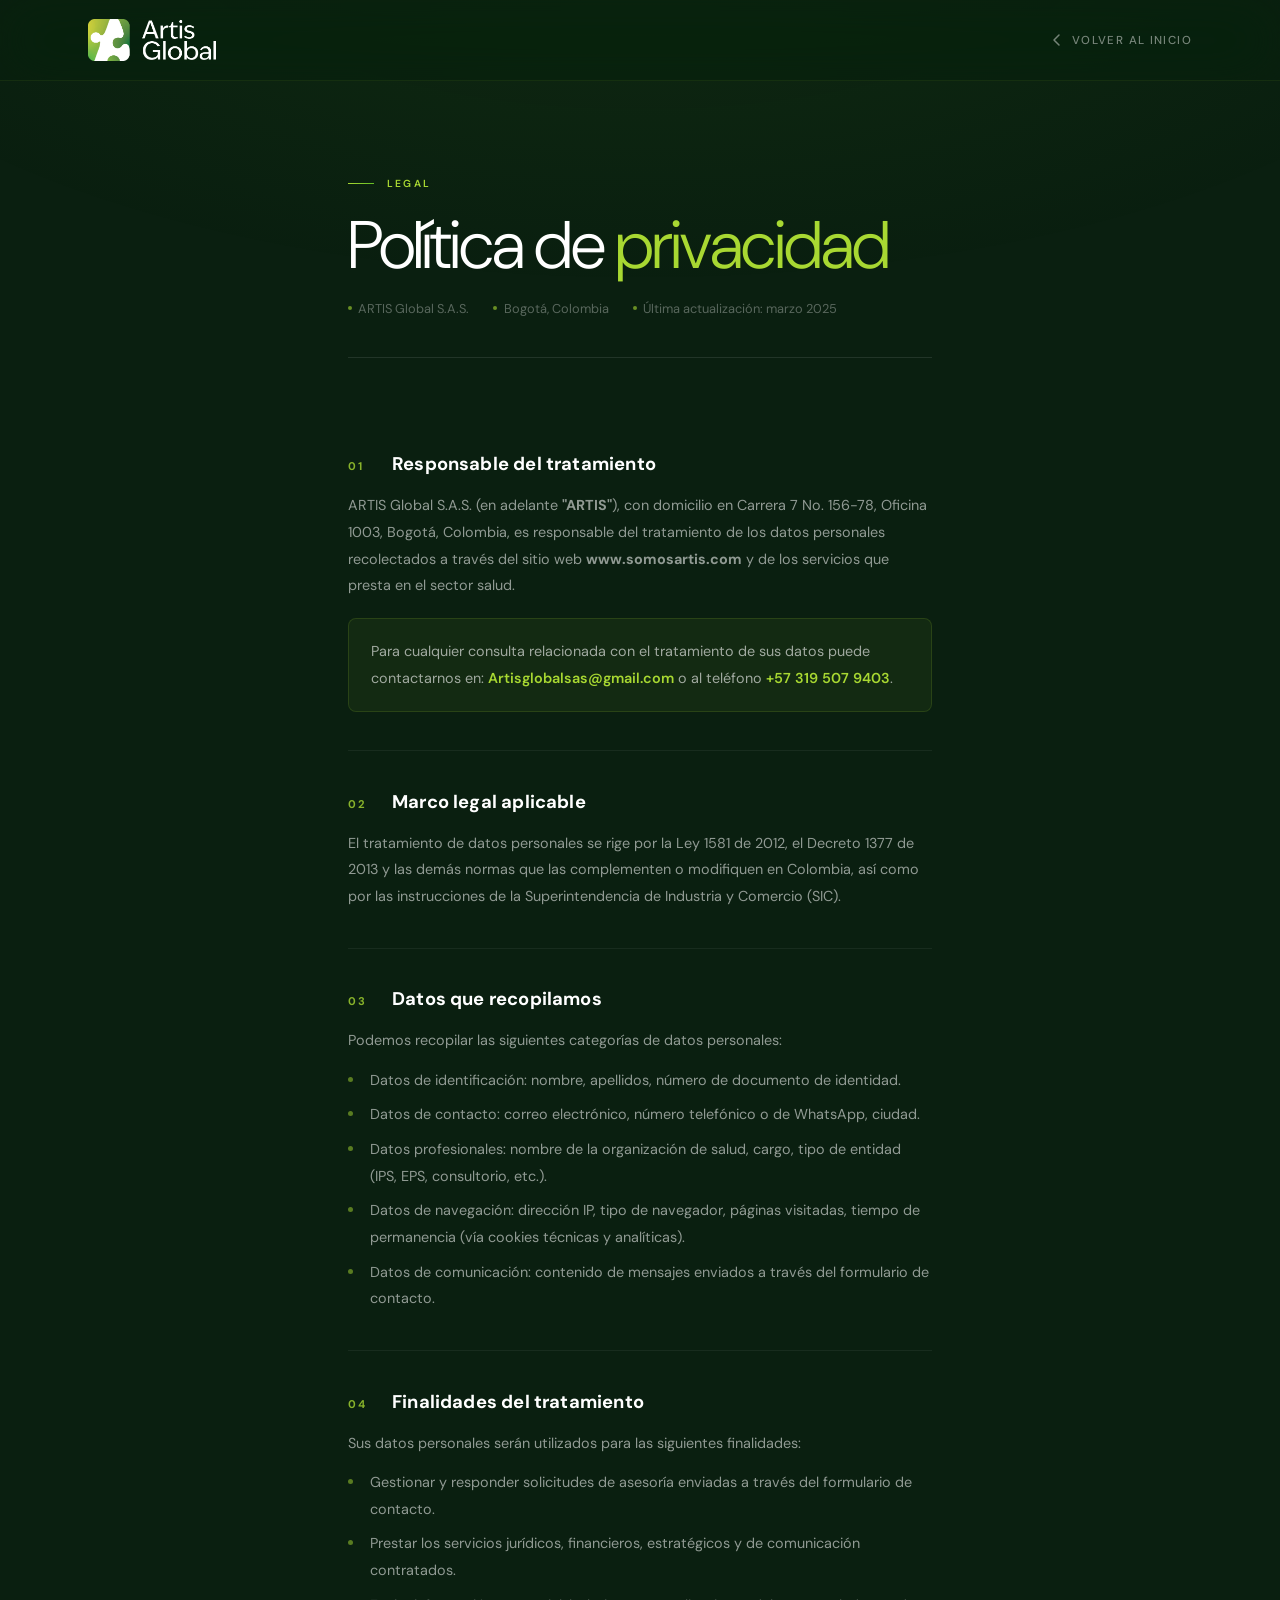
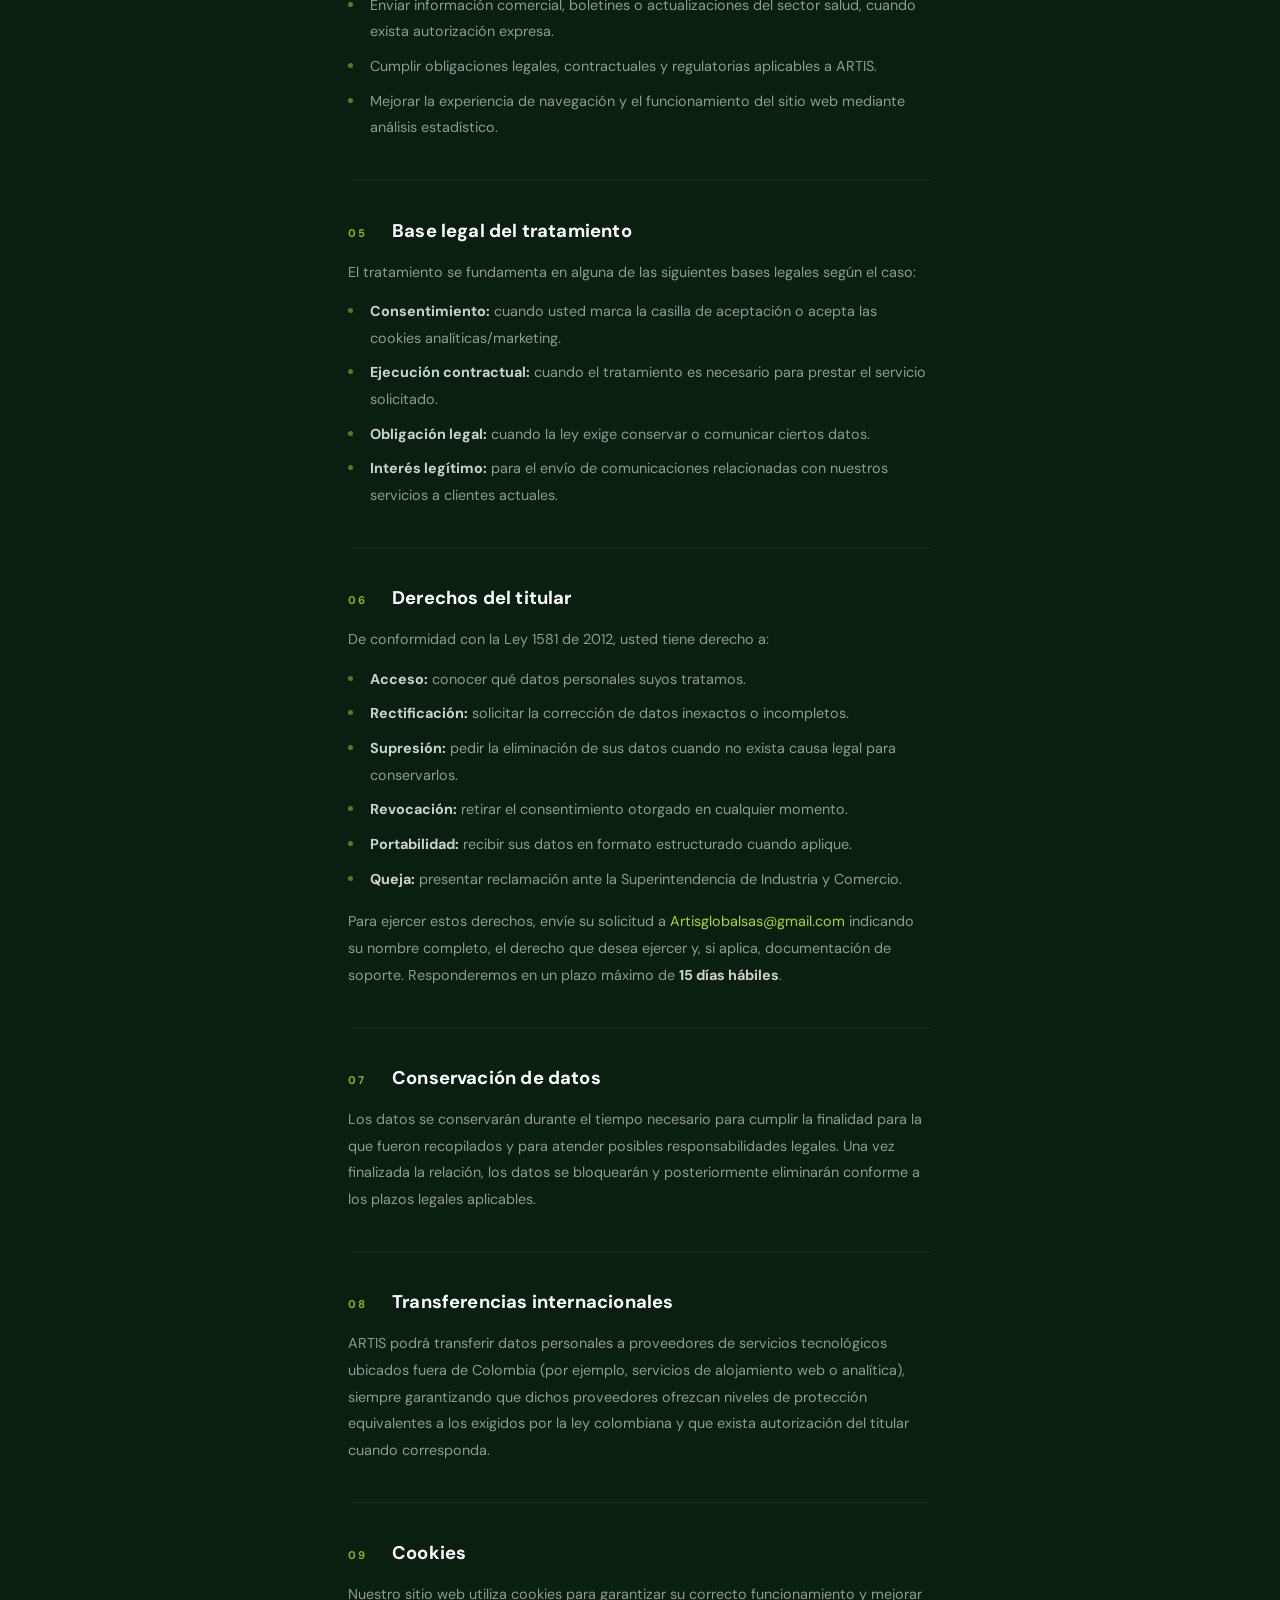
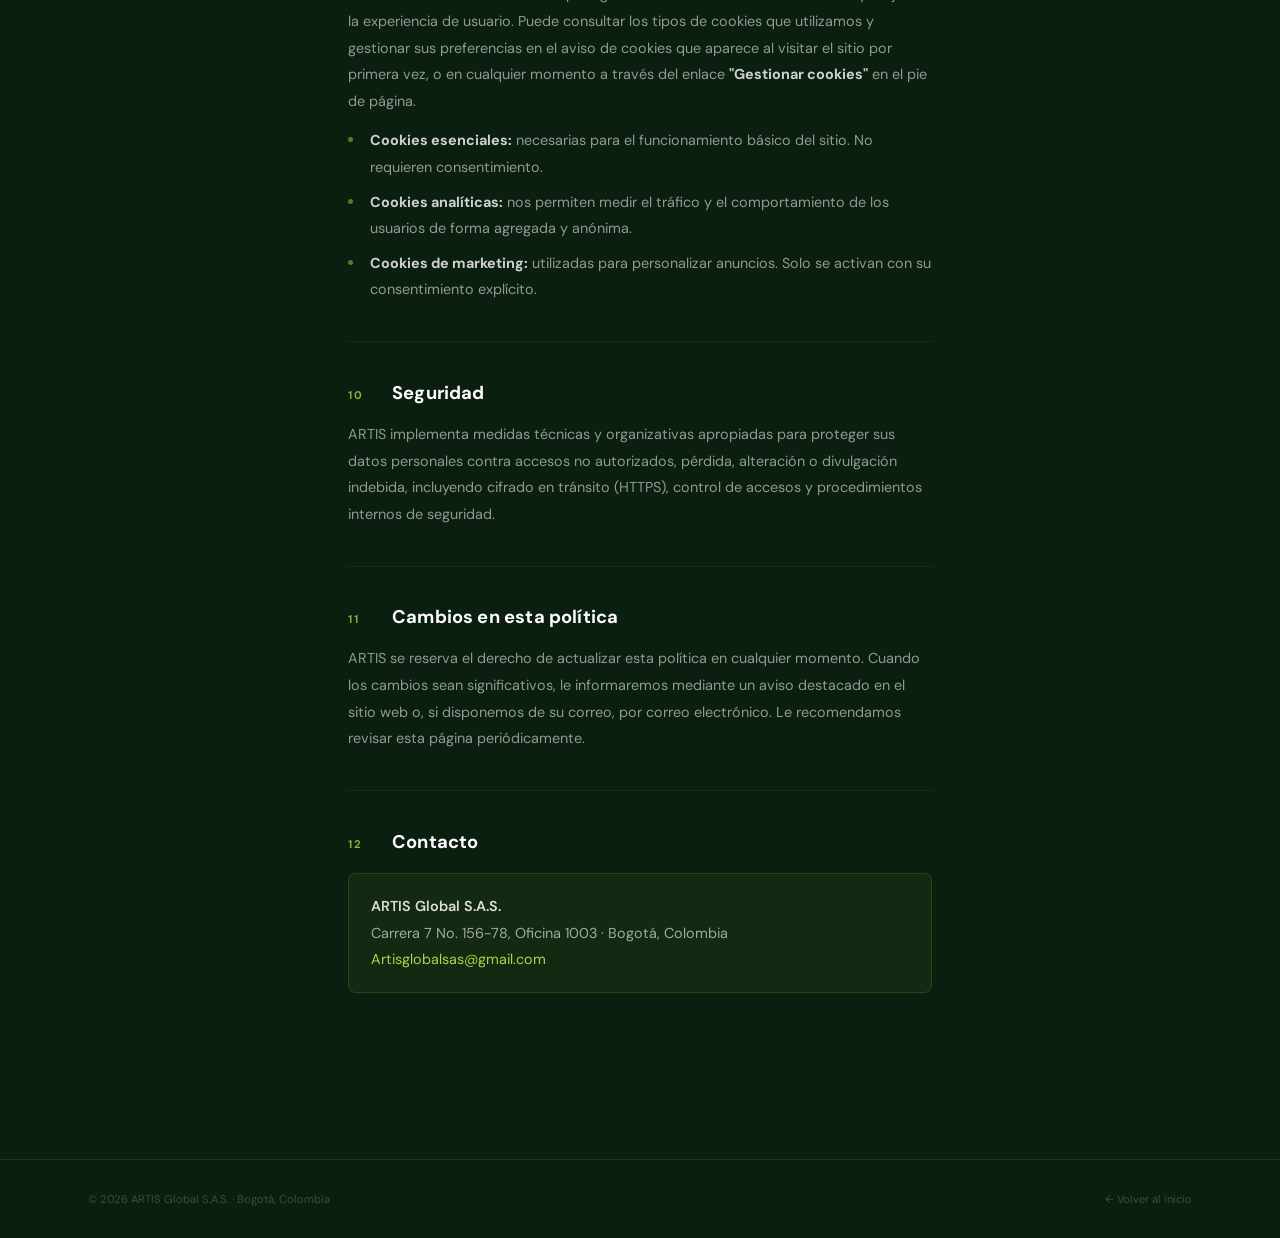
<file: docs/privacy.html>
<!DOCTYPE html>
<html lang="es">
<head>
  <meta charset="UTF-8">
  <meta name="viewport" content="width=device-width, initial-scale=1.0">
  <!-- Favicon -->
  <link rel="icon" href="/favicon.ico" sizes="any">
  <link rel="icon" type="image/png" sizes="32x32" href="/favicon-32x32.png">
  <link rel="icon" type="image/png" sizes="16x16" href="/favicon-16x16.png">
  <link rel="apple-touch-icon" sizes="180x180" href="/apple-touch-icon.png">
  <link rel="manifest" href="/site.webmanifest">
  <meta name="theme-color" content="#5a9e2e">
  <title>Política de Privacidad · ARTIS Global</title>
  <meta name="description" content="Política de privacidad y tratamiento de datos personales de ARTIS Global S.A.S., Bogotá, Colombia.">
  <meta name="robots" content="index, follow">
  <link rel="canonical" href="https://www.somosartis.com/privacy.html">
  <meta property="og:type" content="website">
  <meta property="og:title" content="Política de Privacidad · ARTIS Global">
  <meta property="og:description" content="Política de privacidad y tratamiento de datos personales de ARTIS Global S.A.S., Bogotá, Colombia.">
  <meta property="og:url" content="https://www.somosartis.com/privacy.html">
  <meta property="og:image" content="https://www.somosartis.com/og-artis.jpg">
  <meta property="og:locale" content="es_CO">
  <meta name="twitter:card" content="summary_large_image">
  <meta name="twitter:title" content="Política de Privacidad · ARTIS Global">
  <meta name="twitter:image" content="https://www.somosartis.com/og-artis.jpg">
  <meta name="theme-color" content="#0a1f10">
  <script type="application/ld+json">
  {
    "@context":"https://schema.org","@type":"PrivacyPolicy",
    "name":"Política de Privacidad — ARTIS Global",
    "url":"https://www.somosartis.com/privacy.html",
    "inLanguage":"es-CO",
    "isPartOf":{"@type":"WebSite","name":"ARTIS Global","url":"https://www.somosartis.com"},
    "publisher":{"@type":"Organization","name":"ARTIS Global S.A.S.","url":"https://www.somosartis.com"}
  }
  </script>
  <link rel="preconnect" href="https://fonts.googleapis.com">
  <link rel="preconnect" href="https://fonts.gstatic.com" crossorigin>
  <link href="https://fonts.googleapis.com/css2?family=DM+Sans:ital,opsz,wght@0,9..40,300;0,9..40,400;0,9..40,500;0,9..40,700;1,9..40,300;1,9..40,700&display=swap" rel="stylesheet" media="print" onload="this.media='all'">
  <noscript><link href="https://fonts.googleapis.com/css2?family=DM+Sans:ital,opsz,wght@0,9..40,300;0,9..40,400;0,9..40,500;0,9..40,700;1,9..40,300;1,9..40,700&display=swap" rel="stylesheet"></noscript>
  <style>
    /* ── TOKENS (idénticos a index.css) ── */
    :root {
      --lima:      #a8d832;
      --lima-mid:  #62bc24;
      --lima-deep: #1e6830;
      --forest:    #0e3a1e;
      --ink:       #081a0d;
      --grad-btn:  linear-gradient(135deg,#a8d832 0%,#62bc24 100%);
      --bg:        #0a1f10;
      --bg2:       #0e2916;
      --panel:     #13301b;
      --card:      #193d22;
      --white:     #ffffff;
      --muted:     rgba(255,255,255,.6);
      --muted2:    rgba(255,255,255,.32);
      --border:    rgba(255,255,255,.1);
      --sans:      'DM Sans', system-ui, sans-serif;
      --gutter:    clamp(1.6rem, 7vw, 5.5rem);
      --max:       760px;
    }

    *, *::before, *::after { box-sizing:border-box; margin:0; padding:0 }
    html { scroll-behavior:smooth; font-size:16px }
    body {
      font-family: var(--sans);
      background: var(--bg);
      color: var(--white);
      -webkit-font-smoothing: antialiased;
      min-height: 100vh;
    }

    /* ── Ambient glow ── */
    body::before {
      content:''; position:fixed; top:0; left:0; right:0; height:100vh;
      background: radial-gradient(ellipse 100% 60% at 50% -10%, rgba(98,188,36,.07) 0%, transparent 70%);
      pointer-events:none; z-index:0;
    }

    /* ── NAV ── */
    nav {
      position: sticky; top: 0; z-index: 100;
      padding: 1.2rem var(--gutter);
      display: flex; align-items: center; justify-content: space-between;
      background: rgba(10,31,16,.6);
      backdrop-filter: blur(28px) saturate(160%);
      -webkit-backdrop-filter: blur(28px) saturate(160%);
      border-bottom: 1px solid rgba(168,216,50,.08);
    }
    .nav-logo { display:flex; align-items:center; gap:.65rem; text-decoration:none; color:inherit }
    .nav-wordmark { font-family:var(--sans); font-weight:600; font-size:1.05rem; letter-spacing:.03em; color:var(--white) }
    .nav-back {
      font-size:.72rem; font-weight:500; letter-spacing:.12em; text-transform:uppercase;
      color:rgba(255,255,255,.45); text-decoration:none;
      display:flex; align-items:center; gap:.5rem; transition:color .2s;
    }
    .nav-back:hover { color:var(--lima) }
    .nav-back svg { width:14px; height:14px }

    /* ── MAIN ── */
    main {
      position: relative; z-index: 1;
      max-width: var(--max);
      margin: 0 auto;
      padding: clamp(4rem,8vw,6rem) var(--gutter) clamp(5rem,10vw,8rem);
    }

    /* ── HEADER ── */
    .pp-header { margin-bottom: 3.5rem; padding-bottom: 2.5rem; border-bottom: 1px solid var(--border) }
    .pp-label {
      font-size:.64rem; font-weight:600; letter-spacing:.22em; text-transform:uppercase;
      color:var(--lima); margin-bottom:1.2rem;
      display:flex; align-items:center; gap:.8rem;
    }
    .pp-label::before { content:''; display:inline-block; width:26px; height:1px; background:var(--grad-btn) }
    .pp-title {
      font-family:var(--sans); font-weight:300;
      font-size: clamp(2.6rem,6vw,4.2rem);
      line-height:1.06; letter-spacing:-.03em; color:var(--white);
      margin-bottom:1.2rem;
    }
    .pp-title em { color:var(--lima); font-style:normal }
    .pp-meta { font-size:.8rem; color:var(--muted2); display:flex; flex-wrap:wrap; gap:1.5rem }
    .pp-meta span { display:flex; align-items:center; gap:.4rem }
    .pp-meta span::before { content:''; width:4px; height:4px; border-radius:50%; background:var(--lima); opacity:.6; display:inline-block }

    /* ── CONTENT ── */
    .pp-body { display:flex; flex-direction:column; gap:0 }

    .pp-section {
      padding: 2.4rem 0;
      border-bottom: 1px solid rgba(255,255,255,.06);
    }
    .pp-section:last-child { border-bottom: none }

    .pp-section h2 {
      font-family:var(--sans); font-weight:700;
      font-size:clamp(1rem,2vw,1.15rem);
      letter-spacing:.01em; color:var(--white);
      margin-bottom:1rem;
      display:flex; align-items:baseline; gap:.75rem;
    }
    .pp-section h2 .num {
      font-size:.7rem; font-weight:700; letter-spacing:.14em;
      color:var(--lima); opacity:.8; min-width:2rem;
      font-variant-numeric:tabular-nums;
    }

    .pp-section p, .pp-section li {
      font-size:.9rem; line-height:1.85;
      color:rgba(255,255,255,.55);
      max-width:68ch;
    }
    .pp-section p + p { margin-top:.9rem }
    .pp-section ul { list-style:none; display:flex; flex-direction:column; gap:.5rem; margin-top:.8rem }
    .pp-section li {
      padding-left:1.4rem; position:relative;
    }
    .pp-section li::before {
      content:''; position:absolute; left:0; top:.7em;
      width:5px; height:5px; border-radius:50%;
      background:var(--lima); opacity:.5;
    }
    .pp-section a { color:var(--lima); text-decoration:none; transition:opacity .2s }
    .pp-section a:hover { opacity:.75 }

    /* highlight box */
    .pp-highlight {
      margin-top:1.2rem;
      background:rgba(168,216,50,.06);
      border:1px solid rgba(168,216,50,.14);
      border-radius:8px;
      padding:1.2rem 1.4rem;
    }
    .pp-highlight p { color:rgba(255,255,255,.6) }
    .pp-highlight strong { color:rgba(255,255,255,.85); font-weight:600 }

    /* ── FOOTER ── */
    footer {
      position:relative; z-index:1;
      border-top:1px solid var(--border);
      padding:2rem var(--gutter);
      display:flex; align-items:center; justify-content:space-between; flex-wrap:wrap; gap:1rem;
    }
    footer span { font-size:.7rem; color:rgba(255,255,255,.2) }
    footer a { font-size:.7rem; color:rgba(255,255,255,.2); text-decoration:none; transition:color .2s }
    footer a:hover { color:var(--lima) }
  </style>
</head>
<body>

  <nav>
    <a href="index.html" class="nav-logo">
      <img src="artis-logo.png" alt="Artis Global" style="height:42px;width:auto;display:block;">
    </a>
    <a href="index.html" class="nav-back">
      <svg viewBox="0 0 14 14" fill="none"><path d="M9 2L4 7l5 5" stroke="currentColor" stroke-width="1.5" stroke-linecap="round" stroke-linejoin="round"/></svg>
      Volver al inicio
    </a>
  </nav>

  <main>
    <header class="pp-header">
      <p class="pp-label">Legal</p>
      <h1 class="pp-title">Política de <em>privacidad</em></h1>
      <div class="pp-meta">
        <span>ARTIS Global S.A.S.</span>
        <span>Bogotá, Colombia</span>
        <span>Última actualización: marzo 2025</span>
      </div>
    </header>

    <div class="pp-body">

      <div class="pp-section">
        <h2><span class="num">01</span> Responsable del tratamiento</h2>
        <p>ARTIS Global S.A.S. (en adelante <strong>"ARTIS"</strong>), con domicilio en Carrera 7 No. 156-78, Oficina 1003, Bogotá, Colombia, es responsable del tratamiento de los datos personales recolectados a través del sitio web <strong>www.somosartis.com</strong> y de los servicios que presta en el sector salud.</p>
        <div class="pp-highlight">
          <p>Para cualquier consulta relacionada con el tratamiento de sus datos puede contactarnos en: <strong><a href="mailto:Artisglobalsas@gmail.com">Artisglobalsas@gmail.com</a></strong> o al teléfono <strong><a href="tel:+573195079403">+57 319 507 9403</a></strong>.</p>
        </div>
      </div>

      <div class="pp-section">
        <h2><span class="num">02</span> Marco legal aplicable</h2>
        <p>El tratamiento de datos personales se rige por la Ley 1581 de 2012, el Decreto 1377 de 2013 y las demás normas que las complementen o modifiquen en Colombia, así como por las instrucciones de la Superintendencia de Industria y Comercio (SIC).</p>
      </div>

      <div class="pp-section">
        <h2><span class="num">03</span> Datos que recopilamos</h2>
        <p>Podemos recopilar las siguientes categorías de datos personales:</p>
        <ul>
          <li>Datos de identificación: nombre, apellidos, número de documento de identidad.</li>
          <li>Datos de contacto: correo electrónico, número telefónico o de WhatsApp, ciudad.</li>
          <li>Datos profesionales: nombre de la organización de salud, cargo, tipo de entidad (IPS, EPS, consultorio, etc.).</li>
          <li>Datos de navegación: dirección IP, tipo de navegador, páginas visitadas, tiempo de permanencia (vía cookies técnicas y analíticas).</li>
          <li>Datos de comunicación: contenido de mensajes enviados a través del formulario de contacto.</li>
        </ul>
      </div>

      <div class="pp-section">
        <h2><span class="num">04</span> Finalidades del tratamiento</h2>
        <p>Sus datos personales serán utilizados para las siguientes finalidades:</p>
        <ul>
          <li>Gestionar y responder solicitudes de asesoría enviadas a través del formulario de contacto.</li>
          <li>Prestar los servicios jurídicos, financieros, estratégicos y de comunicación contratados.</li>
          <li>Enviar información comercial, boletines o actualizaciones del sector salud, cuando exista autorización expresa.</li>
          <li>Cumplir obligaciones legales, contractuales y regulatorias aplicables a ARTIS.</li>
          <li>Mejorar la experiencia de navegación y el funcionamiento del sitio web mediante análisis estadístico.</li>
        </ul>
      </div>

      <div class="pp-section">
        <h2><span class="num">05</span> Base legal del tratamiento</h2>
        <p>El tratamiento se fundamenta en alguna de las siguientes bases legales según el caso:</p>
        <ul>
          <li><strong style="color:rgba(255,255,255,.8)">Consentimiento:</strong> cuando usted marca la casilla de aceptación o acepta las cookies analíticas/marketing.</li>
          <li><strong style="color:rgba(255,255,255,.8)">Ejecución contractual:</strong> cuando el tratamiento es necesario para prestar el servicio solicitado.</li>
          <li><strong style="color:rgba(255,255,255,.8)">Obligación legal:</strong> cuando la ley exige conservar o comunicar ciertos datos.</li>
          <li><strong style="color:rgba(255,255,255,.8)">Interés legítimo:</strong> para el envío de comunicaciones relacionadas con nuestros servicios a clientes actuales.</li>
        </ul>
      </div>

      <div class="pp-section">
        <h2><span class="num">06</span> Derechos del titular</h2>
        <p>De conformidad con la Ley 1581 de 2012, usted tiene derecho a:</p>
        <ul>
          <li><strong style="color:rgba(255,255,255,.8)">Acceso:</strong> conocer qué datos personales suyos tratamos.</li>
          <li><strong style="color:rgba(255,255,255,.8)">Rectificación:</strong> solicitar la corrección de datos inexactos o incompletos.</li>
          <li><strong style="color:rgba(255,255,255,.8)">Supresión:</strong> pedir la eliminación de sus datos cuando no exista causa legal para conservarlos.</li>
          <li><strong style="color:rgba(255,255,255,.8)">Revocación:</strong> retirar el consentimiento otorgado en cualquier momento.</li>
          <li><strong style="color:rgba(255,255,255,.8)">Portabilidad:</strong> recibir sus datos en formato estructurado cuando aplique.</li>
          <li><strong style="color:rgba(255,255,255,.8)">Queja:</strong> presentar reclamación ante la Superintendencia de Industria y Comercio.</li>
        </ul>
        <p style="margin-top:1rem">Para ejercer estos derechos, envíe su solicitud a <a href="mailto:Artisglobalsas@gmail.com">Artisglobalsas@gmail.com</a> indicando su nombre completo, el derecho que desea ejercer y, si aplica, documentación de soporte. Responderemos en un plazo máximo de <strong style="color:rgba(255,255,255,.8)">15 días hábiles</strong>.</p>
      </div>

      <div class="pp-section">
        <h2><span class="num">07</span> Conservación de datos</h2>
        <p>Los datos se conservarán durante el tiempo necesario para cumplir la finalidad para la que fueron recopilados y para atender posibles responsabilidades legales. Una vez finalizada la relación, los datos se bloquearán y posteriormente eliminarán conforme a los plazos legales aplicables.</p>
      </div>

      <div class="pp-section">
        <h2><span class="num">08</span> Transferencias internacionales</h2>
        <p>ARTIS podrá transferir datos personales a proveedores de servicios tecnológicos ubicados fuera de Colombia (por ejemplo, servicios de alojamiento web o analítica), siempre garantizando que dichos proveedores ofrezcan niveles de protección equivalentes a los exigidos por la ley colombiana y que exista autorización del titular cuando corresponda.</p>
      </div>

      <div class="pp-section">
        <h2><span class="num">09</span> Cookies</h2>
        <p>Nuestro sitio web utiliza cookies para garantizar su correcto funcionamiento y mejorar la experiencia de usuario. Puede consultar los tipos de cookies que utilizamos y gestionar sus preferencias en el aviso de cookies que aparece al visitar el sitio por primera vez, o en cualquier momento a través del enlace <strong style="color:rgba(255,255,255,.8)">"Gestionar cookies"</strong> en el pie de página.</p>
        <ul>
          <li><strong style="color:rgba(255,255,255,.8)">Cookies esenciales:</strong> necesarias para el funcionamiento básico del sitio. No requieren consentimiento.</li>
          <li><strong style="color:rgba(255,255,255,.8)">Cookies analíticas:</strong> nos permiten medir el tráfico y el comportamiento de los usuarios de forma agregada y anónima.</li>
          <li><strong style="color:rgba(255,255,255,.8)">Cookies de marketing:</strong> utilizadas para personalizar anuncios. Solo se activan con su consentimiento explícito.</li>
        </ul>
      </div>

      <div class="pp-section">
        <h2><span class="num">10</span> Seguridad</h2>
        <p>ARTIS implementa medidas técnicas y organizativas apropiadas para proteger sus datos personales contra accesos no autorizados, pérdida, alteración o divulgación indebida, incluyendo cifrado en tránsito (HTTPS), control de accesos y procedimientos internos de seguridad.</p>
      </div>

      <div class="pp-section">
        <h2><span class="num">11</span> Cambios en esta política</h2>
        <p>ARTIS se reserva el derecho de actualizar esta política en cualquier momento. Cuando los cambios sean significativos, le informaremos mediante un aviso destacado en el sitio web o, si disponemos de su correo, por correo electrónico. Le recomendamos revisar esta página periódicamente.</p>
      </div>

      <div class="pp-section">
        <h2><span class="num">12</span> Contacto</h2>
        <div class="pp-highlight">
          <p><strong>ARTIS Global S.A.S.</strong><br>
          Carrera 7 No. 156-78, Oficina 1003 &middot; Bogotá, Colombia<br>
          <a href="mailto:Artisglobalsas@gmail.com">Artisglobalsas@gmail.com</a></p>
        </div>
      </div>
    </div>
  </main>

  <footer>
    <span>© 2026 ARTIS Global S.A.S. · Bogotá, Colombia</span>
    <a href="index.html">← Volver al inicio</a>
  </footer>

</body>
</html>
</file>
<file: docs/index.css>
/* ═══════════════════════════════════════════════════════
   ARTIS GLOBAL · index.css
═══════════════════════════════════════════════════════ */

/* ── TOKENS ── */
:root {
  --lima:      #a8d832;
  --lima-mid:  #62bc24;
  --lima-deep: #1e6830;
  --forest:    #0e3a1e;
  --ink:       #081a0d;
  --grad-brand: linear-gradient(135deg,#a8d832 0%,#52a01a 40%,#1e6830 70%,#0e3a1e 100%);
  --grad-btn:   linear-gradient(135deg,#a8d832 0%,#62bc24 100%);
  --grad-hero:  linear-gradient(150deg,#0e3d20 0%,#061812 55%,#0a2e18 100%);
  --white:   #ffffff;
  --muted:   rgba(255,255,255,.6);
  --muted2:  rgba(255,255,255,.32);
  --border:  rgba(255,255,255,.1);
  --border2: rgba(255,255,255,.2);
  --bg:    #0a1f10;
  --bg2:   #0e2916;
  --panel: #13301b;
  --card:  #193d22;
  --serif: 'Cormorant', Georgia, serif;
  --sans:  'DM Sans', system-ui, sans-serif;
  --gutter: clamp(1.6rem, 7vw, 5.5rem);
  --max:    1120px;
}

/* ── RESET ── */
*, *::before, *::after { box-sizing:border-box; margin:0; padding:0 }
html { scroll-behavior:smooth; font-size:16px }
body { font-family:var(--sans); background:var(--bg); color:var(--white); overflow-x:hidden; -webkit-font-smoothing:antialiased }
/* Ambient light — subtle top-center glow on every page */
body::before {
  content:''; position:fixed; top:0; left:0; right:0; height:100vh;
  background: radial-gradient(ellipse 100% 60% at 50% -10%, rgba(98,188,36,.07) 0%, transparent 70%);
  pointer-events:none; z-index:0;
}
a { text-decoration:none; color:inherit }
ul { list-style:none }
button { font-family:var(--sans); cursor:pointer; border:none; background:none; color:inherit }
address { font-style:normal }
img { display:block; max-width:100% }

/* ── CURSOR ── */

/* ── NAV ── */
#nav {
  position:fixed; inset:0 0 auto; z-index:100;
  display:flex; align-items:center; justify-content:space-between;
  padding:1rem var(--gutter);
  border-bottom:1px solid transparent;
  transition:background .35s,border-color .35s,backdrop-filter .35s;
}
.nav-logo  { display:flex; align-items:center; gap:.6rem }
.nav-logo-mark { width:34px; height:34px; flex-shrink:0 }
.nav-logo-img  { height:32px; width:auto; display:block; object-fit:contain }
.nav-logo-img--footer { height:28px; filter: var(--logo-filter, none) }
.nav-wordmark  { font-family:var(--sans); font-weight:600; font-size:1.1rem; letter-spacing:.04em; color:var(--white) }
.nav-links { display:flex; gap:2.2rem }
.nav-link  { font-size:.68rem; font-weight:500; letter-spacing:.14em; text-transform:uppercase; color:rgba(255,255,255,.55); transition:color .2s; position:relative; padding-bottom:2px }
.nav-link::after { content:''; position:absolute; bottom:0; left:0; width:0; height:1px; background:var(--lima); transition:width .3s }
.nav-link:hover, .nav-link.active { color:var(--white) }
.nav-link:hover::after, .nav-link.active::after { width:100% }
.nav-aside { display:flex; align-items:center; gap:1.1rem }
/* nav-time hidden */
.nav-time  { display:none }

/* ── Shared button arrow icon ── */
.btn-arrow {
  display:inline-flex; align-items:center; justify-content:center;
  width:1.1em; height:1.1em; flex-shrink:0;
}

/* CTA button — pill radius, uniform arrow */
.cta-btn {
  display:inline-flex; align-items:center; gap:.55rem;
  font-family:var(--sans); font-size:.73rem; font-weight:600; letter-spacing:.1em; text-transform:uppercase;
  padding:.82rem 1.8rem; border-radius:100px;
  background:var(--grad-btn); color:var(--ink);
  box-shadow:0 4px 18px rgba(158,203,45,.22);
  transition:box-shadow .3s,filter .25s; cursor:pointer;
}
.cta-btn:hover { box-shadow:0 10px 30px rgba(158,203,45,.38); filter:brightness(1.06) }
.cta-btn.sm { padding:.66rem 1.4rem; font-size:.68rem }

/* Ghost button — same pill radius */
.ghost-btn {
  display:inline-flex; align-items:center; gap:.55rem;
  font-family:var(--sans); font-size:.68rem; font-weight:500; letter-spacing:.1em; text-transform:uppercase;
  padding:.66rem 1.4rem; border-radius:100px;
  border:1px solid var(--border2); color:var(--muted);
  transition:border-color .25s,color .25s; cursor:pointer;
}
.ghost-btn:hover { border-color:var(--lima); color:var(--lima) }

/* Hamburger */
.hamburger { display:none; flex-direction:column; gap:5px; padding:6px }
.hamburger span { display:block; width:20px; height:1.5px; background:var(--white); border-radius:1px; transition:all .3s }
.hamburger.open span:nth-child(1) { transform:translateY(6.5px) rotate(45deg) }
.hamburger.open span:nth-child(2) { opacity:0; transform:scaleX(0) }
.hamburger.open span:nth-child(3) { transform:translateY(-6.5px) rotate(-45deg) }

/* Mobile overlay */
.mob-overlay { display:none; position:fixed; inset:0; z-index:99; background:var(--bg); flex-direction:column; align-items:center; justify-content:center; gap:2rem }
.mob-overlay.open { display:flex }
.mob-x { position:absolute; top:1rem; right:var(--gutter); font-size:1.6rem; color:var(--muted); transition:color .2s; cursor:pointer; background:none; border:none; padding:1rem; line-height:1; -webkit-tap-highlight-color:transparent; touch-action:manipulation; z-index:101 }
.mob-x:hover { color:var(--white) }
.mob-overlay a { font-family:var(--sans); font-weight:300; font-size:2.2rem; color:var(--white); transition:color .2s }
.mob-overlay a:hover, .mob-cta-link { color:var(--lima) }


/* ═══════════════════════════════════
   HERO — Hark Capital scroll-driven
   Wrap = 250vh, sticky = 100vh
   Phase 1 (p=0–0.4): headline solo bottom-left
   Phase 2 (p=0.4–1): headline sube, sub + stats entran
═══════════════════════════════════ */

/* Glass nav on scroll */
#nav.solid {
  background: rgba(10,30,16,.42);
  backdrop-filter: blur(28px) saturate(180%);
  -webkit-backdrop-filter: blur(28px) saturate(180%);
  border-color: rgba(168,216,50,.12);
}

#hero-wrap { position:relative; height:250vh }
.hero-spacer { height:250vh; pointer-events:none; visibility:hidden }

.hero-sticky {
  position:sticky; top:0; width:100%; height:100vh;
  overflow:hidden;
  background: linear-gradient(150deg,#0e3d20 0%,#061812 55%,#0a2e18 100%);
  display:flex; flex-direction:column;
}
.hero-bg {
  position:absolute; inset:0; pointer-events:none; z-index:0;
  background:
    radial-gradient(ellipse 80% 70% at var(--mx,65%) var(--my,42%), rgba(110,200,60,.52) 0%, rgba(62,160,30,.18) 40%, transparent 70%),
    radial-gradient(ellipse 40% 35% at 80% 15%, rgba(168,216,50,.22) 0%, transparent 60%),
    radial-gradient(ellipse 30% 25% at 20% 80%, rgba(30,104,48,.35) 0%, transparent 60%);
}
.hero-particles { position:absolute; inset:0; pointer-events:none; z-index:0; overflow:hidden }
.particle {
  position:absolute; border-radius:50%; background:var(--lima); opacity:0;
  animation:pfx var(--d,8s) var(--dl,0s) ease-in-out infinite;
}
@keyframes pfx {
  0%   { transform:translateY(0) scale(1); opacity:0 }
  12%  { opacity:var(--op,.18) }
  88%  { opacity:var(--op,.18) }
  100% { transform:translateY(var(--ty,-160px)) translateX(var(--tx,20px)) scale(.3); opacity:0 }
}

/* ── Headline block — bottom-left, rises on scroll ── */
.hero-headline-block {
  position:absolute; z-index:2;
  left: var(--gutter);
  right: 8%;                     /* extends wider, Hark style */
  bottom: clamp(4rem, 8vh, 7rem);
  will-change: transform;
}
.hero-h1 {
  font-family: var(--sans); font-weight: 300;    /* LIGHT — Hark style */
  font-size: clamp(4rem, 8.5vw, 8.8rem);
  line-height: 1.01; letter-spacing: -.03em; color: var(--white);
}
.hero-h1 em { color:var(--lima); font-style:normal }   /* no italic, just color accent */

/* ── Floating subtitle — bottom-right, no panel background ── */
.hero-bottom-panel {
  position: absolute; z-index:2;
  bottom: clamp(4rem, 8vh, 7rem);
  right: var(--gutter);
  left: auto;
  width: clamp(280px, 32vw, 440px);
  background: none;
  border: none;
  opacity: 0; transform: translateY(14px);
  will-change: opacity, transform;
  transition: none;
  backdrop-filter: none;
  -webkit-backdrop-filter: none;
}
.hero-bottom-panel::before { display:none }
.hero-bottom-inner {
  padding: 0;
  display: block;
}

/* Stats — hidden in this layout */
.hbp-stats { display: none }

/* Subtitle — right float */
.hbp-sub {
  border-left: none;
  padding-left: 0;
  opacity: 1; transform: none;    /* parent handles fade */
  transition: none;
}
.hero-sub {
  font-size: clamp(1rem, 1.35vw, 1.18rem);
  line-height: 1.72; color: rgba(255,255,255,.62);
  font-weight: 400;
}

/* ── Scroll hint arrow ── */
.hero-scroll-hint {
  position:absolute; z-index:3; right:2.5rem; bottom:3.5rem;
  display:flex; flex-direction:column; align-items:center; gap:.5rem;
  color:rgba(255,255,255,.3);
  animation:hshBounce 2.2s ease-in-out infinite;
  transition:opacity .4s;
}
.hero-scroll-hint.hidden { opacity:0; pointer-events:none }
.hsh-line { width:1px; height:36px; background:rgba(255,255,255,.18) }
.hero-scroll-hint svg { width:14px; height:14px }
@keyframes hshBounce {
  0%,100% { transform:translateY(0) }
  50%      { transform:translateY(7px) }
}

/* story-label kept for reuse elsewhere */
.story-label {
  font-size:.68rem; font-weight:600; letter-spacing:.22em; text-transform:uppercase;
  color:var(--lima); margin-bottom:2rem; display:flex; align-items:center; gap:.8rem;
}
.story-label::before { content:''; display:inline-block; width:30px; height:1px; background:var(--grad-btn) }


/* ═══════════════════════════════════
   DESAFÍOS — sticky parallax scroll
   Intro blanco (igual al referente) + foto full-bleed + cards en pares
═══════════════════════════════════ */
#desafios { background:#ffffff }

/* ── Intro header — fondo blanco, texto centrado, igual al referente ── */
.desafios-intro {
  background: #ffffff;
  text-align: center;
  padding: clamp(5rem,10vw,9rem) var(--gutter) clamp(3.5rem,6vw,6rem);
}
.dsc-label {
  display: inline-flex; align-items: center; gap: .65rem;
  font-size: .65rem; font-weight: 600; letter-spacing: .22em; text-transform: uppercase;
  color: rgba(7,21,13,.4); margin-bottom: 1.8rem;
}
.dsc-dot {
  width: 7px; height: 7px; border-radius: 50%; flex-shrink: 0;
  background: var(--lima-mid);
  display: inline-block;
}
.dsc-h2 {
  font-family: var(--sans); font-weight: 700;
  font-size: clamp(2.2rem, 5vw, 4.4rem);
  line-height: 1.1; letter-spacing: -.03em;
  color: var(--ink); max-width: 820px; margin: 0 auto;
}
.dsc-h2 em { color: var(--lima-mid); font-style: normal }

/* ── Parallax wrap — 400vh total, scrollRoom = 300vh ── */
#desafios-wrap { position:relative; height:400vh; background:#000 }
.dsc-sticky { position:sticky; top:0; width:100%; height:100vh; overflow:hidden }
.dsc-bg-img { position:absolute; inset:0; z-index:0; will-change:transform; transform-origin:center center }
.dsc-bg-img img { width:100%; height:100%; object-fit:cover; object-position:center 25% }

/* Very light overlay — photo reads clearly like reference */
.dsc-overlay {
  position:absolute; inset:0; z-index:1;
  background: linear-gradient(to bottom,
    rgba(0,0,0,.02)  0%,
    rgba(0,0,0,.00) 30%,
    rgba(0,0,0,.12) 72%,
    rgba(0,0,0,.45) 100%
  );
}
.dsc-cards { position:absolute; inset:0; z-index:10; pointer-events:none }
.dsc-cards > * { pointer-events:auto }

/* ── Cards — dimensions matching reference ── */
.fc-card {
  position: absolute;
  width: clamp(280px, 30vw, 440px);
  padding: 2.2rem 2.4rem 2.6rem;
  border-radius: 16px;
  will-change: transform;
  display: flex;
  flex-direction: column;
}

/* Brand gradient */
.fc-brand {
  background: linear-gradient(135deg, #9ecb2d 0%, #4a8c1a 45%, #1a5c28 75%, #0b3018 100%);
  box-shadow: 0 12px 48px rgba(11,48,24,.5);
}
/* White */
.fc-light {
  background: #ffffff;
  box-shadow: 0 12px 48px rgba(0,0,0,.16);
}

/* Icon — plain 22px, generous gap below */
.fc-ico { width:22px; height:22px; margin-bottom:2.4rem; flex-shrink:0 }
.fc-ico svg { width:22px; height:22px; display:block }
.fc-brand .fc-ico svg { stroke: rgba(255,255,255,.7) }
.fc-light .fc-ico svg { stroke: rgba(7,21,13,.38) }

/* Text */
.fc-body { display:flex; flex-direction:column; gap:.6rem }
.fc-card h3 {
  font-family: var(--sans); font-weight: 600;
  font-size: clamp(1.3rem, 2vw, 1.75rem);
  line-height: 1.15; margin: 0;
}
.fc-card p  { font-size: .87rem; line-height: 1.65; margin: 0 }
.fc-brand h3 { color: #ffffff }
.fc-brand p  { color: rgba(255,255,255,.7) }
.fc-light h3 { color: #0d1a0f }
.fc-light p  { color: rgba(13,26,15,.48) }

.dsc-spacer { height:300vh; pointer-events:none }


/* ═══════════════════════════════════
   MARQUEE STRIPS
═══════════════════════════════════ */
.mq-strip { overflow:hidden; border-top:1px solid var(--border); border-bottom:1px solid var(--border); padding:.95rem 0 }
.mq-strip.mq-dark   { background:var(--panel) }
.mq-strip.mq-accent { background:var(--grad-btn); border-color:transparent }
.mq-track { display:flex; white-space:nowrap; animation:ticker 32s linear infinite }
.mq-track:hover { animation-play-state:paused }
@keyframes ticker { from{transform:translateX(0)} to{transform:translateX(-50%)} }
.mq-item { display:inline-flex; align-items:center; gap:1.1rem; padding:0 2rem; flex-shrink:0; font-size:.64rem; font-weight:600; letter-spacing:.18em; text-transform:uppercase }
.mq-strip.mq-dark   .mq-item { color:var(--muted2) }
.mq-strip.mq-accent .mq-item { color:rgba(7,21,13,.5) }
.mq-dot { width:5px; height:5px; border-radius:50%; flex-shrink:0 }
.mq-strip.mq-dark   .mq-dot { background:var(--lima) }
.mq-strip.mq-accent .mq-dot { background:rgba(7,21,13,.32) }


/* ═══════════════════════════════════
   SOLUCIÓN — accordion fondo blanco
═══════════════════════════════════ */
.sol-section { max-width:100%; padding:0; background:#ffffff; border-top:none }
.sol-layout { max-width:var(--max); margin:0 auto; display:grid; grid-template-columns:1fr 1fr; align-items:start; padding:0 var(--gutter) }

/* Left sticky */
.sol-left { position:sticky; top:80px; padding:clamp(4rem,8vw,7rem) 3rem clamp(4rem,8vw,7rem) 0; max-width:480px }
.sol-left .section-label { margin-bottom:1.2rem; color:var(--lima-mid) }
.sol-left .section-label::before { background:var(--grad-btn) }
.sol-left h2 { font-family:var(--sans); font-size:clamp(2.4rem,4vw,3.8rem); font-weight:300; line-height:1.06; letter-spacing:-.03em; color:var(--ink); margin-bottom:1.6rem }
.sol-left h2 em { color:var(--lima-mid); font-style:italic }
.sol-tagline { font-size:.9rem; line-height:1.72; color:rgba(7,21,13,.55); max-width:360px }
.sol-tagline em { color:var(--lima-mid); font-style:italic }

/* Right accordion */
.sol-right { border-left:1px solid rgba(7,21,13,.1); padding:clamp(4rem,8vw,7rem) 0 }
.acc-item { border-bottom:1px solid rgba(7,21,13,.1); overflow:hidden }
.acc-item:first-child { border-top:1px solid rgba(7,21,13,.1) }

/* Trigger */
.acc-trigger {
  width:100%; display:flex; align-items:center; justify-content:space-between; gap:1.5rem;
  padding:1.9rem 2.4rem; cursor:pointer; background:transparent; border:none; text-align:left;
  position:relative; overflow:hidden; transition:color .3s;
}
.acc-trigger::before {
  content:''; position:absolute; inset:0;
  background:linear-gradient(135deg,#9ecb2d 0%,#4a8c1a 40%,#1a5c28 70%,#0b3018 100%);
  transform:translateY(100%);
  transition:transform .45s cubic-bezier(.22,1,.36,1);
  z-index:0;
}
.acc-trigger.hov-grad::before,
.acc-item.acc-open .acc-trigger::before { transform:translateY(0) }
.acc-title, .acc-icon { position:relative; z-index:1 }
.acc-title { font-family:var(--sans); font-weight:400; font-size:clamp(1.3rem,2.2vw,1.9rem); letter-spacing:-.02em; color:var(--ink); line-height:1.15; transition:color .3s }
.acc-trigger.hov-grad .acc-title,
.acc-item.acc-open .acc-title { color:#ffffff }
.acc-trigger:focus-visible { outline:2px solid var(--lima); outline-offset:-2px }

/* Icon — plain cross, no circle */
.acc-icon { width:28px; height:28px; flex-shrink:0; position:relative; transition:transform .4s cubic-bezier(.34,1.56,.64,1) }
.acc-icon span { position:absolute; background:var(--ink); border-radius:2px; transition:transform .35s,background .3s }
.acc-icon span:nth-child(1) { width:20px; height:1.8px; top:50%; left:50%; transform:translate(-50%,-50%) }
.acc-icon span:nth-child(2) { width:1.8px; height:20px; top:50%; left:50%; transform:translate(-50%,-50%) }
.acc-trigger.hov-grad .acc-icon span,
.acc-item.acc-open .acc-icon span { background:#ffffff }
.acc-item.acc-open .acc-icon { transform:rotate(45deg) }

/* Body */
.acc-body { max-height:0; overflow:hidden; opacity:0; transition:max-height .5s cubic-bezier(.22,1,.36,1),opacity .4s ease }
.acc-body p { padding:.4rem 2.4rem 2.4rem; font-size:.96rem; line-height:1.72; color:rgba(7,21,13,.52); max-width:520px }
.acc-item.acc-open .acc-body { max-height:200px; opacity:1 }
.acc-item.acc-open .acc-body p { color:rgba(7,21,13,.58) }


/* ═══════════════════════════════════
   PROCESO
═══════════════════════════════════ */
#servicios {
  background: var(--bg2);
  background-image: radial-gradient(ellipse 60% 50% at 50% 0%, rgba(98,188,36,.1) 0%, transparent 65%);
  max-width:100%; padding:clamp(5rem,9vw,8rem) var(--gutter)
}
#servicios .section-intro, #servicios .process-row { max-width:var(--max); margin-left:auto; margin-right:auto }
#servicios .section-intro { margin-bottom:3rem }
.process-row { display:grid; grid-template-columns:repeat(4,1fr); border:1px solid var(--border); border-radius:6px; overflow:hidden }
.proc-step { padding:2.4rem 2rem; border-right:1px solid var(--border); position:relative; overflow:hidden; transition:background .25s; cursor:default }
.proc-step:last-child { border-right:none }
.proc-step::after { content:''; position:absolute; bottom:0; left:0; right:0; height:2px; background:var(--grad-btn); transform:scaleX(0); transform-origin:left; transition:transform .4s cubic-bezier(.22,1,.36,1) }
.proc-step:hover { background:rgba(255,255,255,.02) }
.proc-step:hover::after { transform:scaleX(1) }
.proc-n { font-family:var(--sans); font-size:2.8rem; font-weight:800; background:var(--grad-btn); -webkit-background-clip:text; -webkit-text-fill-color:transparent; background-clip:text; opacity:.5; line-height:1; margin-bottom:1.3rem; display:block }
.proc-step h3 { font-size:.9rem; margin-bottom:.4rem; color:var(--white) }
.proc-step p  { font-size:.8rem; color:rgba(255,255,255,.48); line-height:1.65 }


/* ═══════════════════════════════════
   QUOTE — scroll-driven bg transition
   verde oscuro → blanco crema
═══════════════════════════════════ */
#quote-sec {
  position: relative;
  height: 180vh;          /* room to scroll through */
}
.quote-sticky {
  position: sticky; top: 0;
  height: 100vh;
  display: flex; align-items: center;
  overflow: hidden;
  /* JS drives: background-color via --qprog */
  background-color: #0e2916; /* start color — JS overrides */
  transition: none;
}
/* Ambient radial glow — peaks in the middle of the scroll */
.quote-sticky::before {
  content:''; position:absolute; inset:0; pointer-events:none;
  background: radial-gradient(ellipse 80% 90% at 50% 50%, rgba(98,188,36,1) 0%, transparent 65%);
  opacity: var(--glow-op, .18);
  transition: opacity .05s;
}
.quote-wrap {
  max-width:var(--max); margin:0 auto; width:100%;
  padding: 0 var(--gutter);
  display:grid; grid-template-columns:200px 1fr; gap:4rem; align-items:center;
  position:relative; z-index:1;
}
.qa-inner { display:flex; flex-direction:column; align-items:center; gap:1rem; text-align:center }
.qa-inner svg { width:80px; height:80px; border-radius:50% }
.qa-label strong { display:block; font-size:.82rem; font-weight:600; color:var(--white); transition:color .1s }
.qa-label span   { font-size:.68rem; color:var(--muted2); text-transform:uppercase; letter-spacing:.08em; margin-top:.2rem; display:block; transition:color .1s }
.big-quote::before { content:'\201C'; font-family:var(--sans); font-size:6rem; font-weight:800; color:rgba(158,203,45,.2); line-height:.7; display:block; margin-bottom:.5rem; transition:color .1s }
.big-quote p { font-family:var(--sans); font-style:italic; font-size:clamp(1.6rem,3vw,2.6rem); font-weight:300; line-height:1.3; letter-spacing:-.02em; color:var(--white); transition:color .1s }
.big-quote p em { color:var(--lima); font-style:italic }


/* ═══════════════════════════════════
   EQUIPO — open layout, sin recuadro (estilo referente)
═══════════════════════════════════ */
.team-section {
  background: #f5f4f0;
  padding: clamp(5rem,9vw,8rem) var(--gutter);
}
.team-section .section-intro {
  max-width: var(--max); margin: 0 auto 4rem; padding: 0 var(--gutter);
}
.team-section .section-label { color: var(--lima-mid) }
.team-section .section-label::before { background: var(--grad-btn) }
.team-section h2 { color: var(--ink) }
.team-section h2 em { color: var(--lima-mid); font-style:italic }

/* Grid — dos columnas, sin fondo ni sombra */
.tm-grid {
  max-width: var(--max); margin: 0 auto;
  display: grid;
  grid-template-columns: 1fr 1fr;
  gap: clamp(3rem,7vw,7rem);
  align-items: start;
}

/* Card — sin fondo, sin border-radius, sin sombra */
.tm-card {
  display: flex;
  flex-direction: column;
  gap: 0;
}

/* Photo — centrada, foto recortada circular-ish con glow como referente */
.tm-photo-wrap {
  position: relative;
  display: flex;
  justify-content: center;
  margin-bottom: 2rem;
}
.tm-glow {
  position: absolute;
  width: 300px; height: 320px;
  border-radius: 50%;
  filter: blur(55px); opacity: .65;
  top: 50%; left: 50%; transform: translate(-50%,-46%);
  z-index: 0; pointer-events: none;
}
.tm-glow-lima   { background: radial-gradient(ellipse,#9ecb2d 0%,#4a8c1a 50%,transparent 75%) }
.tm-glow-forest { background: radial-gradient(ellipse,#5aaa1e 0%,#1a5c28 50%,transparent 75%) }

.tm-photo {
  position: relative; z-index: 1;
  width: 220px; height: 270px;
  border-radius: 12px; overflow: hidden;
}
.tm-photo img { width:100%; height:100%; object-fit:cover; object-position:top center }
.tm-photo-placeholder svg { width:100%; height:100% }

/* Info — texto abierto, sin padding de card */
.tm-info { display: flex; flex-direction: column; gap: .6rem }

.tm-name {
  font-family: var(--sans); font-weight: 600;
  font-size: .62rem; letter-spacing: .22em;
  text-transform: uppercase; color: rgba(7,21,13,.38);
  margin-bottom: .1rem;
}
.tm-role {
  font-family: var(--sans); font-weight: 300;
  font-size: clamp(1.3rem,2vw,1.8rem);
  color: var(--ink); line-height: 1.15;
  margin-bottom: .5rem;
}
.tm-bio {
  font-size: .9rem; line-height: 1.74;
  color: rgba(7,21,13,.48); margin-bottom: 1.4rem;
}

/* CTA — pill button, gradiente ARTIS */
.tm-cta {
  display: inline-flex; align-items: center; gap: .6rem;
  align-self: flex-start;
  background: var(--grad-btn); color: var(--ink);
  font-family: var(--sans); font-weight: 600;
  font-size: .78rem; letter-spacing: .08em; text-transform: uppercase;
  padding: .88rem 1.9rem; border-radius: 100px;
  box-shadow: 0 6px 24px rgba(90,170,30,.25);
  transition: box-shadow .3s, filter .25s;
}
.tm-cta:hover { box-shadow: 0 14px 36px rgba(90,170,30,.38); filter: brightness(1.06) }

/* Responsive */
@media(max-width:760px){ .tm-grid{grid-template-columns:1fr; gap:3.5rem} }


/* ═══════════════════════════════════
   CONTACTO + FOOTER — scroll-driven
   blanco crema → verde profundo ARTIS
═══════════════════════════════════ */
#cf-wrap {
  position: relative;
  height: 320vh;
}
.cf-sticky {
  position: sticky; top: 0;
  min-height: 100vh;
  background-color: #f5f4f0;
  transition: none;
  overflow: hidden;
}
.cf-spacer { display: none }  /* height driven by #cf-wrap alone */

/* Radial glow layer — brightens as bg goes dark */
.cf-sticky::before {
  content:''; position:absolute; inset:0; pointer-events:none; z-index:0;
  background: radial-gradient(ellipse 70% 60% at 30% 40%, rgba(98,188,36,1) 0%, transparent 65%);
  opacity: var(--cf-glow, 0);
  transition: opacity .05s;
}

/* contacto inside the sticky */
#contacto {
  position: relative; z-index: 1;
  max-width:100%; padding:clamp(5rem,9vw,8rem) var(--gutter);
}
.contact-outer { max-width:var(--max); margin:0 auto; display:grid; grid-template-columns:1fr 1fr; gap:clamp(3rem,6vw,6rem); align-items:start }
.contact-info-col h2 { font-family:var(--sans); font-size:clamp(2.4rem,5vw,4.2rem); font-weight:300; line-height:1.06; letter-spacing:-.03em; color:var(--ink); margin-bottom:1.2rem; transition:color .05s }
.contact-info-col h2 em { color:var(--lima-mid); font-style:italic }
.ci-sub   { margin-bottom:2rem; font-size:.92rem; color:rgba(8,26,13,.5); transition:color .05s }
.ci-block { display:flex; flex-direction:column; gap:.95rem }
.ci-row   { display:flex; align-items:center; gap:.85rem }
.ci-icon  { width:36px; height:36px; border-radius:8px; flex-shrink:0; background:rgba(8,26,13,.06); border:1px solid rgba(8,26,13,.12); display:flex; align-items:center; justify-content:center; color:var(--lima-mid); transition:background .05s,border-color .05s,color .05s }
.ci-row span, .ci-row a { font-size:.84rem; color:rgba(8,26,13,.55); transition:color .05s }
.ci-row a:hover { color:var(--lima-mid) }

/* footer inside the sticky */
#footer {
  position: relative; z-index: 1;
  border-top: 1px solid rgba(168,216,50,.12);
  padding: 3.5rem var(--gutter) 2rem;
  transition: border-color .05s;
}
.foot-inner { max-width:var(--max); margin:0 auto; display:grid; grid-template-columns:2fr 1fr 1fr; gap:3rem }
.foot-brand { display:flex; flex-direction:column; gap:.6rem }
.foot-tag   { font-family:var(--sans); font-style:italic; font-size:.84rem; color:rgba(8,26,13,.38); margin-top:.2rem; transition:color .05s }
.foot-address p { font-size:.78rem; color:rgba(8,26,13,.38); line-height:1.65; transition:color .05s }
.foot-contact { display:flex; flex-direction:column; gap:.55rem }
.foot-contact a { font-size:.78rem; color:rgba(8,26,13,.38); transition:color .2s }
.foot-contact a:hover { color:var(--lima-mid) }
.foot-copy-row { grid-column:1/-1; display:flex; align-items:center; justify-content:space-between; flex-wrap:wrap; gap:1rem; padding-top:2rem; margin-top:.5rem; border-top:1px solid rgba(8,26,13,.1); transition:border-color .05s }
.foot-copy-row > span { font-size:.68rem; color:rgba(8,26,13,.3); transition:color .05s }
.foot-legal { display:flex; gap:1.4rem }
.foot-legal a { font-size:.68rem; color:rgba(8,26,13,.3); transition:color .2s }
.foot-legal a:hover { color:var(--lima-mid) }

/* Wizard — dark card stays dark always */
.wizard-card { background:var(--panel); border:1px solid var(--border2); border-radius:8px; overflow:hidden; box-shadow:0 20px 56px rgba(0,0,0,.28) }
.wiz-top { padding:1.6rem 2rem 1.2rem; border-bottom:1px solid var(--border) }
.wiz-title { font-family:var(--sans); font-size:1.2rem; font-weight:700; color:var(--white); margin-bottom:.25rem }
.wiz-sub   { font-size:.7rem; color:var(--muted2) }
.wiz-prog-bar  { height:2px; background:var(--border) }
.wiz-prog-fill { height:100%; background:var(--grad-btn); transition:width .45s cubic-bezier(.22,1,.36,1) }
.wiz-tabs { display:flex; border-bottom:1px solid var(--border) }
.wtab { flex:1; padding:.8rem .5rem; text-align:center; border-right:1px solid var(--border); cursor:default; transition:all .3s }
.wtab:last-child { border-right:none }
.wtn { display:block; font-family:var(--sans); font-size:1.2rem; font-weight:700; color:rgba(255,255,255,.07); line-height:1; margin-bottom:.2rem; transition:color .3s }
.wtl { font-size:.58rem; font-weight:600; letter-spacing:.1em; text-transform:uppercase; color:var(--muted2); transition:color .3s }
.wtab.active .wtn, .wtab.active .wtl { color:var(--lima) }
.wtab.done   .wtn, .wtab.done   .wtl { color:rgba(168,216,50,.4) }
.wiz-body { padding:1.8rem 2rem 2rem }
.wstep { display:none } .wstep.active { display:block }
.wlabel { font-size:.63rem; font-weight:600; letter-spacing:.14em; text-transform:uppercase; color:var(--muted2); margin-bottom:1.1rem }
.opts { display:grid; grid-template-columns:1fr 1fr; gap:.55rem; margin-bottom:1.6rem }
.opt  { padding:.95rem 1rem; border:1px solid var(--border); border-radius:5px; background:rgba(255,255,255,.02); cursor:pointer; display:flex; align-items:center; gap:.7rem; transition:border-color .2s,background .2s,transform .2s }
.opt:hover  { border-color:var(--border2); background:rgba(255,255,255,.04); transform:translateY(-1px) }
.opt.sel    { border-color:var(--lima); background:rgba(168,216,50,.1) }
.on { font-family:var(--sans); font-size:.9rem; font-weight:700; color:rgba(255,255,255,.1); min-width:24px; line-height:1; transition:color .2s }
.ot { font-size:.78rem; font-weight:500; color:rgba(255,255,255,.5); transition:color .2s }
.opt.sel .on { color:var(--lima) } .opt.sel .ot { color:var(--white) }
.fg { margin-bottom:.9rem }
.fg label { display:block; font-size:.6rem; font-weight:600; letter-spacing:.12em; text-transform:uppercase; color:var(--muted2); margin-bottom:.4rem }
.fg input, .fg select { width:100%; padding:.68rem .95rem; background:rgba(255,255,255,.04); border:1px solid var(--border); border-radius:4px; font-family:var(--sans); font-size:.86rem; color:var(--white); outline:none; transition:border-color .2s,background .2s,box-shadow .2s }
.fg input::placeholder { color:rgba(255,255,255,.14) }
.fg select option { background:var(--card) }
.fg input:focus, .fg select:focus { border-color:var(--lima); background:rgba(168,216,50,.04); box-shadow:0 0 0 3px rgba(168,216,50,.1) }
.frow { display:grid; grid-template-columns:1fr 1fr; gap:.75rem }
.wfoot { display:flex; justify-content:space-between; align-items:center; margin-top:1.5rem; padding-top:1.2rem; border-top:1px solid var(--border) }
.wpct  { font-family:var(--sans); font-size:1rem; font-weight:700; color:var(--muted2) }
.wbtns { display:flex; gap:.6rem }
.wiz-ok { display:none; text-align:center; padding:2.8rem 2rem }
.wiz-ok-icon { font-size:2.6rem; margin-bottom:.8rem }
.wiz-ok h3 { font-family:var(--sans); font-size:1.4rem; font-weight:700; color:var(--white); margin-bottom:.5rem }
.wiz-ok p  { font-size:.86rem; color:var(--muted) }


/* ═══════════════════════════════════
   HELPERS
═══════════════════════════════════ */
.section-label { font-size:.66rem; font-weight:600; letter-spacing:.22em; text-transform:uppercase; color:var(--lima); margin-bottom:1rem; display:flex; align-items:center; gap:.8rem }
.section-label::before { content:''; display:inline-block; width:26px; height:1px; background:var(--grad-btn) }
section h2 { font-family:var(--sans); font-weight:300; font-size:clamp(2.4rem,5vw,4.2rem); line-height:1.06; letter-spacing:-.03em; color:var(--white) }
section h2 em { color:var(--lima); font-style:italic }
.section-intro { margin-bottom:3.5rem }
.reveal { opacity:0; transform:translateY(24px); transition:opacity .7s ease,transform .7s ease }
.reveal.in { opacity:1; transform:none }
.rd1{transition-delay:.1s} .rd2{transition-delay:.2s} .rd3{transition-delay:.3s} .rd4{transition-delay:.4s}


/* ═══════════════════════════════════
   RESPONSIVE
═══════════════════════════════════ */
@media(max-width:960px){
  .nav-links,.nav-time{display:none}
  .hamburger{display:flex}
  .process-row{grid-template-columns:repeat(2,1fr)}
  .proc-step:nth-child(2){border-right:none}
  .proc-step:nth-child(3){border-top:1px solid var(--border)}
  .quote-wrap{grid-template-columns:1fr;gap:2rem}
  #quote-sec{height:auto}
  .quote-sticky{position:relative;height:auto;padding:clamp(4rem,9vw,7rem) 0;background-color:#0e2916 !important}
  .contact-outer{grid-template-columns:1fr}
  #cf-wrap{height:auto}
  .cf-sticky{position:relative;background-color:#f5f4f0 !important}
  #footer{background-color:#0a1f10 !important}
  .cf-spacer{display:none}
  .foot-inner{grid-template-columns:1fr 1fr}
  .hero-stats-inner{gap:2.5rem}
  .acc-trigger{padding:1.5rem var(--gutter)}
  .acc-body p{padding:.4rem var(--gutter) 2rem}
  .acc-title{font-size:clamp(1.2rem,4vw,1.6rem)}
  .fc-card{width:clamp(170px,34vw,230px);padding:1.2rem 1.3rem}
  .fc-wide{width:clamp(200px,40vw,270px)}
}
@media(max-width:860px){
  .sol-layout{grid-template-columns:1fr;padding:0}
  .sol-left{position:static;padding:clamp(3rem,7vw,5rem) var(--gutter) 2rem;max-width:100%}
  .sol-right{border-left:none;border-top:1px solid rgba(7,21,13,.1)}
  .tm-content,.tm-content-alt{grid-template-columns:1fr;gap:2.5rem}
  .tm-content-alt .tm-photo-wrap{order:-1}
  .tm-photo-wrap{justify-content:flex-start}
  .tm-mq-track{font-size:clamp(3rem,14vw,6rem)}
}
@media(max-width:640px){
  /* ── HERO ── */
  #hero-wrap { height:100vh }
  .hero-spacer { display:none }
  .hero-headline-block {
    right: var(--gutter);
    bottom: clamp(9rem,16vh,12rem);
  }
  .hero-h1 { font-size: clamp(2.6rem,12vw,3.8rem); line-height:1.04 }
  .hero-bottom-panel {
    opacity:1 !important; transform:translateY(0) !important;
    left:var(--gutter); right:var(--gutter);
    bottom: clamp(2.5rem,5vh,4rem);
    width:auto;
  }
  .hbp-sub { display:block }
  .hero-sub { font-size: clamp(.92rem,3.8vw,1.05rem) }

  /* ── PARALLAX DESAFÍOS — fullscreen on mobile ── */
  #desafios-wrap { height:auto }
  .dsc-sticky {
    position:relative; height:100svh; min-height:100vw;
    overflow:hidden;
  }
  .dsc-bg-img {
    position:absolute; inset:0;
    height:100%; width:100%;
  }
  .dsc-bg-img img {
    width:100%; height:100%; object-fit:cover;
    object-position:center center;
    transform:none !important;
  }
  .dsc-overlay { position:absolute }
  .dsc-spacer { height:0 }

  /* Cards — horizontal scroll gallery */
  .dsc-sticky { overflow:visible }
  .dsc-cards {
    position: relative; z-index: 10;
    display: flex;
    flex-direction: row;
    gap: .85rem;
    padding: 1.6rem var(--gutter) 1.8rem;
    background: var(--bg2);
    overflow-x: auto;
    overflow-y: visible;
    pointer-events: auto;
    -webkit-overflow-scrolling: touch;
    scroll-snap-type: x mandatory;
    scroll-padding-left: var(--gutter);
    scrollbar-width: none;
  }
  .dsc-cards::-webkit-scrollbar { display: none }

  .fc-card {
    position: relative !important;
    top: auto !important; left: auto !important; right: auto !important;
    /* show ~1.1 cards = peek of next */
    width: 76vw !important;
    min-width: 260px !important;
    max-width: 320px !important;
    flex-shrink: 0;
    scroll-snap-align: start;
    transform: none !important;
    opacity: 0;
    transition: opacity .45s cubic-bezier(.22,1,.36,1);
  }
  .fc-card.mob-in { opacity: 1 !important }
  /* Fallback */
  .fc-card:not(.mob-in) { animation: fcFallback 0s .6s forwards }
  @keyframes fcFallback { to { opacity: 1 } }

  /* Scroll dots indicator */
  .dsc-scroll-hint {
    display: flex;
    align-items: center;
    justify-content: center;
    gap: .4rem;
    padding: .6rem 0 1.2rem;
    background: var(--bg2);
  }
  .dsc-scroll-dot {
    width: 5px; height: 5px;
    border-radius: 50%;
    background: rgba(168,216,50,.25);
    transition: background .3s, transform .3s;
  }
  .dsc-scroll-dot.active {
    background: var(--lima);
    transform: scale(1.4);
  }
  /* Desafíos intro text sizing */
  .dsc-h2 { font-size:clamp(2rem,9vw,3rem) }

  /* ── PROCESO ── */
  .process-row{grid-template-columns:1fr}
  .proc-step{border-right:none !important;border-bottom:1px solid var(--border) !important}
  .proc-step:last-child{border-bottom:none !important}

  /* ── FORMULARIO ── */
  .opts{grid-template-columns:1fr}
  .frow{grid-template-columns:1fr}

  /* ── FOOTER ── */
  .foot-inner{grid-template-columns:1fr}
  .hero-stats-inner{flex-wrap:wrap;gap:1.8rem}

  /* ── EQUIPO ── */
  .tm-photo{width:160px;height:200px}
  .tm-glow{width:190px;height:210px}



  /* ── SECTION LABEL ── */
  .section-label { font-size:.6rem }

  /* ── REVEAL ANIMATIONS — snappier on touch ── */
  .reveal {
    opacity:0;
    transform:translateY(16px);
    transition:opacity .5s ease, transform .5s ease;
  }
  .reveal.in { opacity:1; transform:none }
  .rd1{transition-delay:.08s}
  .rd2{transition-delay:.16s}
  .rd3{transition-delay:.24s}
  .rd4{transition-delay:.32s}

  /* ── PROC-STEP tap feedback ── */
  .proc-step { transition: background .2s }
  .proc-step:active { background:rgba(255,255,255,.04) }

  /* ── ACCORDION ── */
  .acc-trigger { padding:1.4rem var(--gutter) }
  .acc-title { font-size:clamp(1.1rem,4.5vw,1.5rem) }

  /* ── MARQUEE — slightly slower on mobile for readability ── */
  .mq-track { animation-duration:28s }

  /* ── SCROLL HINT ── */
  .hero-scroll-hint { right:1.4rem; bottom:2rem }
}


/* ═══════════════════════════════════
   COOKIE BANNER
═══════════════════════════════════ */
.ck-banner {
  position: fixed;
  bottom: clamp(1rem, 2.5vw, 1.8rem);
  left: 50%;
  transform: translateX(-50%) translateY(calc(100% + 2rem));
  width: min(680px, calc(100vw - 2rem));
  z-index: 9000;
  transition: transform .5s cubic-bezier(.22,1,.36,1), opacity .4s;
  opacity: 0;
}
.ck-banner.ck-visible {
  transform: translateX(-50%) translateY(0);
  opacity: 1;
}
.ck-banner[hidden] { display: none }

.ck-inner {
  background: var(--panel);
  border: 1px solid rgba(168,216,50,.18);
  border-radius: 14px;
  padding: 1.6rem 1.8rem;
  box-shadow: 0 24px 64px rgba(0,0,0,.55), 0 0 0 1px rgba(168,216,50,.06);
  backdrop-filter: blur(20px);
  -webkit-backdrop-filter: blur(20px);
}

/* Top row */
.ck-top {
  display: grid;
  grid-template-columns: auto 1fr auto;
  gap: 1rem;
  align-items: flex-start;
  margin-bottom: 1.4rem;
}
.ck-icon { color: var(--lima); margin-top: .15rem; flex-shrink: 0 }
.ck-title { font-size: .92rem; font-weight: 700; color: var(--white); margin-bottom: .3rem }
.ck-sub { font-size: .78rem; color: var(--muted2); line-height: 1.65 }
.ck-sub a { color: var(--lima); text-decoration: none }
.ck-sub a:hover { text-decoration: underline }
.ck-close {
  background: none; border: none; cursor: pointer;
  color: rgba(255,255,255,.3); padding: .2rem;
  transition: color .2s; flex-shrink: 0; margin-top: .1rem;
}
.ck-close:hover { color: var(--white) }

/* Toggles */
.ck-toggles {
  display: flex; flex-direction: column; gap: 0;
  border: 1px solid rgba(255,255,255,.07);
  border-radius: 8px; overflow: hidden;
  margin-bottom: 1.4rem;
}
.ck-toggle-row {
  display: flex; align-items: center; justify-content: space-between;
  gap: 1rem; padding: .85rem 1rem;
  border-bottom: 1px solid rgba(255,255,255,.06);
  background: rgba(255,255,255,.02);
  transition: background .2s;
}
.ck-toggle-row:last-child { border-bottom: none }
.ck-toggle-row:hover { background: rgba(255,255,255,.03) }
.ck-toggle-info { display: flex; flex-direction: column; gap: .2rem }
.ck-toggle-name { font-size: .8rem; font-weight: 600; color: rgba(255,255,255,.8) }
.ck-toggle-desc { font-size: .72rem; color: var(--muted2); line-height: 1.5; max-width: 44ch }

/* Toggle switch */
.ck-toggle {
  position: relative; flex-shrink: 0;
  width: 42px; height: 24px;
  background: rgba(255,255,255,.1);
  border: 1px solid rgba(255,255,255,.14);
  border-radius: 100px;
  cursor: pointer; transition: background .25s, border-color .25s;
  padding: 0;
}
.ck-toggle[aria-checked="true"] {
  background: var(--lima-mid);
  border-color: var(--lima);
}
.ck-thumb {
  position: absolute; top: 3px; left: 3px;
  width: 16px; height: 16px; border-radius: 50%;
  background: rgba(255,255,255,.5);
  transition: transform .25s cubic-bezier(.22,1,.36,1), background .25s;
  pointer-events: none;
}
.ck-toggle[aria-checked="true"] .ck-thumb {
  transform: translateX(18px);
  background: var(--white);
}
.ck-toggle--locked {
  background: rgba(168,216,50,.12);
  border-color: rgba(168,216,50,.2);
  cursor: default; pointer-events: none;
  width: auto; height: auto;
  padding: .25rem .7rem;
  display: flex; align-items: center;
}
.ck-locked-label { font-size: .65rem; font-weight: 600; letter-spacing: .1em; text-transform: uppercase; color: var(--lima); white-space: nowrap }

/* Actions */
.ck-actions { display: flex; gap: .6rem; justify-content: flex-end; flex-wrap: wrap }
.ck-btn-primary {
  padding: .65rem 1.3rem; border-radius: 100px;
  background: var(--grad-btn); border: none; cursor: pointer;
  font-family: var(--sans); font-size: .78rem; font-weight: 700;
  color: var(--ink); letter-spacing: .02em;
  transition: filter .2s, transform .15s;
}
.ck-btn-primary:hover { filter: brightness(1.08); transform: translateY(-1px) }
.ck-btn-secondary {
  padding: .65rem 1.2rem; border-radius: 100px;
  background: rgba(255,255,255,.05);
  border: 1px solid rgba(255,255,255,.12); cursor: pointer;
  font-family: var(--sans); font-size: .78rem; font-weight: 500;
  color: rgba(255,255,255,.55);
  transition: border-color .2s, color .2s, background .2s;
}
.ck-btn-secondary:hover { border-color: rgba(255,255,255,.25); color: var(--white); background: rgba(255,255,255,.08) }

@media(max-width:480px) {
  .ck-top { grid-template-columns: auto 1fr auto }
  .ck-actions { flex-direction: column }
  .ck-btn-primary, .ck-btn-secondary { width: 100%; text-align: center }
}

/* ── FOOTER always rendered on deep green ────────────────── */
/* The cf-sticky scroll transition ends at #0a1f10 when the
   user reaches the footer. This rule ensures the footer text
   colors are always white-spectrum regardless of JS timing. */
#footer .foot-inner,
#footer .foot-copy-row { position: relative; z-index: 2 }

/* Force footer text to white when bg is dark (overrides cfTick inline) */
#footer .nav-wordmark { color: var(--white) !important }
#footer .foot-tag,
#footer .foot-address p,
#footer .foot-contact a,
#footer .foot-copy-row > span,
#footer .foot-legal a { color: rgba(255,255,255,.32) !important }
#footer .foot-contact a:hover,
#footer .foot-legal a:hover { color: var(--lima) !important }
#footer .foot-copy-row { border-top-color: rgba(255,255,255,.1) !important }
#footer { border-top-color: rgba(168,216,50,.15) !important }

/* Guarantee the sticky ends at deep green regardless of scroll position */
#cf-wrap::after {
  content: '';
  display: block;
  position: sticky;
  bottom: 0;
  height: 0;
}

/* Scroll hint dots — desktop: hidden */
.dsc-scroll-hint { display: none }


/* ═══════════════════════════════════════════════════════
   ARTIS GLOBAL · index.css
═══════════════════════════════════════════════════════ */

/* ── TOKENS ── */
:root {
  --lima:      #a8d832;
  --lima-mid:  #62bc24;
  --lima-deep: #1e6830;
  --forest:    #0e3a1e;
  --ink:       #081a0d;
  --grad-brand: linear-gradient(135deg,#a8d832 0%,#52a01a 40%,#1e6830 70%,#0e3a1e 100%);
  --grad-btn:   linear-gradient(135deg,#a8d832 0%,#62bc24 100%);
  --grad-hero:  linear-gradient(150deg,#0e3d20 0%,#061812 55%,#0a2e18 100%);
  --white:   #ffffff;
  --muted:   rgba(255,255,255,.6);
  --muted2:  rgba(255,255,255,.32);
  --border:  rgba(255,255,255,.1);
  --border2: rgba(255,255,255,.2);
  --bg:    #0a1f10;
  --bg2:   #0e2916;
  --panel: #13301b;
  --card:  #193d22;
  --serif: 'Cormorant', Georgia, serif;
  --sans:  'DM Sans', system-ui, sans-serif;
  --gutter: clamp(1.6rem, 7vw, 5.5rem);
  --max:    1120px;
}

/* ── RESET ── */
*, *::before, *::after { box-sizing:border-box; margin:0; padding:0 }
html { scroll-behavior:smooth; font-size:16px }
body { font-family:var(--sans); background:var(--bg); color:var(--white); overflow-x:clip; -webkit-font-smoothing:antialiased }
/* Ambient light — subtle top-center glow on every page */
body::before {
  content:''; position:fixed; top:0; left:0; right:0; height:100vh;
  background: radial-gradient(ellipse 100% 60% at 50% -10%, rgba(98,188,36,.07) 0%, transparent 70%);
  pointer-events:none; z-index:0;
}
a { text-decoration:none; color:inherit }
ul { list-style:none }
button { font-family:var(--sans); cursor:pointer; border:none; background:none; color:inherit }
address { font-style:normal }
img { display:block; max-width:100% }

/* ── CURSOR ── */

/* ── NAV ── */
#nav {
  position:fixed; inset:0 0 auto; z-index:100;
  display:flex; align-items:center; justify-content:space-between;
  padding:1rem var(--gutter);
  border-bottom:1px solid transparent;
  transition:background .35s,border-color .35s,backdrop-filter .35s;
}
.nav-logo  { display:flex; align-items:center; gap:.6rem }
.nav-logo-mark { width:34px; height:34px; flex-shrink:0 }
.nav-logo-img  { height:32px; width:auto; display:block; object-fit:contain }
.nav-logo-img--footer { height:28px; filter: var(--logo-filter, none) }
.nav-wordmark  { font-family:var(--sans); font-weight:600; font-size:1.1rem; letter-spacing:.04em; color:var(--white) }
.nav-links { display:flex; gap:2.2rem }
.nav-link  { font-size:.68rem; font-weight:500; letter-spacing:.14em; text-transform:uppercase; color:rgba(255,255,255,.55); transition:color .2s; position:relative; padding-bottom:2px }
.nav-link::after { content:''; position:absolute; bottom:0; left:0; width:0; height:1px; background:var(--lima); transition:width .3s }
.nav-link:hover, .nav-link.active { color:var(--white) }
.nav-link:hover::after, .nav-link.active::after { width:100% }
.nav-aside { display:flex; align-items:center; gap:1.1rem }
/* nav-time hidden */
.nav-time  { display:none }

/* ── Shared button arrow icon ── */
.btn-arrow {
  display:inline-flex; align-items:center; justify-content:center;
  width:1.1em; height:1.1em; flex-shrink:0;
}

/* CTA button — pill radius, uniform arrow */
.cta-btn {
  display:inline-flex; align-items:center; gap:.55rem;
  font-family:var(--sans); font-size:.73rem; font-weight:600; letter-spacing:.1em; text-transform:uppercase;
  padding:.82rem 1.8rem; border-radius:100px;
  background:var(--grad-btn); color:var(--ink);
  box-shadow:0 4px 18px rgba(158,203,45,.22);
  transition:box-shadow .3s,filter .25s; cursor:pointer;
}
.cta-btn:hover { box-shadow:0 10px 30px rgba(158,203,45,.38); filter:brightness(1.06) }
.cta-btn.sm { padding:.66rem 1.4rem; font-size:.68rem }

/* Ghost button — same pill radius */
.ghost-btn {
  display:inline-flex; align-items:center; gap:.55rem;
  font-family:var(--sans); font-size:.68rem; font-weight:500; letter-spacing:.1em; text-transform:uppercase;
  padding:.66rem 1.4rem; border-radius:100px;
  border:1px solid var(--border2); color:var(--muted);
  transition:border-color .25s,color .25s; cursor:pointer;
}
.ghost-btn:hover { border-color:var(--lima); color:var(--lima) }

/* Hamburger */
.hamburger { display:none; flex-direction:column; gap:5px; padding:6px }
.hamburger span { display:block; width:20px; height:1.5px; background:var(--white); border-radius:1px; transition:all .3s }
.hamburger.open span:nth-child(1) { transform:translateY(6.5px) rotate(45deg) }
.hamburger.open span:nth-child(2) { opacity:0; transform:scaleX(0) }
.hamburger.open span:nth-child(3) { transform:translateY(-6.5px) rotate(-45deg) }

/* Mobile overlay */
.mob-overlay { display:none; position:fixed; inset:0; z-index:99; background:var(--bg); flex-direction:column; align-items:center; justify-content:center; gap:2rem }
.mob-overlay.open { display:flex }
.mob-x { position:absolute; top:1rem; right:var(--gutter); font-size:1.6rem; color:var(--muted); transition:color .2s; cursor:pointer; background:none; border:none; padding:1rem; line-height:1; -webkit-tap-highlight-color:transparent; touch-action:manipulation; z-index:101 }
.mob-x:hover { color:var(--white) }
.mob-overlay a { font-family:var(--sans); font-weight:300; font-size:2.2rem; color:var(--white); transition:color .2s }
.mob-overlay a:hover, .mob-cta-link { color:var(--lima) }


/* ═══════════════════════════════════
   HERO — Hark Capital scroll-driven
   Wrap = 250vh, sticky = 100vh
   Phase 1 (p=0–0.4): headline solo bottom-left
   Phase 2 (p=0.4–1): headline sube, sub + stats entran
═══════════════════════════════════ */

/* Glass nav on scroll */
#nav.solid {
  background: rgba(10,30,16,.42);
  backdrop-filter: blur(28px) saturate(180%);
  -webkit-backdrop-filter: blur(28px) saturate(180%);
  border-color: rgba(168,216,50,.12);
}

#hero-wrap { position:relative; height:250vh }
.hero-spacer { height:250vh; pointer-events:none; visibility:hidden }

.hero-sticky {
  position:sticky; top:0; width:100%; height:100vh;
  overflow:hidden;
  background: linear-gradient(150deg,#0e3d20 0%,#061812 55%,#0a2e18 100%);
  display:flex; flex-direction:column;
}
.hero-bg {
  position:absolute; inset:0; pointer-events:none; z-index:0;
  background:
    radial-gradient(ellipse 80% 70% at var(--mx,65%) var(--my,42%), rgba(110,200,60,.52) 0%, rgba(62,160,30,.18) 40%, transparent 70%),
    radial-gradient(ellipse 40% 35% at 80% 15%, rgba(168,216,50,.22) 0%, transparent 60%),
    radial-gradient(ellipse 30% 25% at 20% 80%, rgba(30,104,48,.35) 0%, transparent 60%);
}
.hero-particles { position:absolute; inset:0; pointer-events:none; z-index:0; overflow:hidden }
.particle {
  position:absolute; border-radius:50%; background:var(--lima); opacity:0;
  animation:pfx var(--d,8s) var(--dl,0s) ease-in-out infinite;
}
@keyframes pfx {
  0%   { transform:translateY(0) scale(1); opacity:0 }
  12%  { opacity:var(--op,.18) }
  88%  { opacity:var(--op,.18) }
  100% { transform:translateY(var(--ty,-160px)) translateX(var(--tx,20px)) scale(.3); opacity:0 }
}

/* ── Headline block — bottom-left, rises on scroll ── */
.hero-headline-block {
  position:absolute; z-index:2;
  left: var(--gutter);
  right: 8%;                     /* extends wider, Hark style */
  bottom: clamp(4rem, 8vh, 7rem);
  will-change: transform;
}
.hero-h1 {
  font-family: var(--sans); font-weight: 300;    /* LIGHT — Hark style */
  font-size: clamp(4rem, 8.5vw, 8.8rem);
  line-height: 1.01; letter-spacing: -.03em; color: var(--white);
}
.hero-h1 em { color:var(--lima); font-style:normal }   /* no italic, just color accent */

/* ── Floating subtitle — bottom-right, no panel background ── */
.hero-bottom-panel {
  position: absolute; z-index:2;
  bottom: clamp(4rem, 8vh, 7rem);
  right: var(--gutter);
  left: auto;
  width: clamp(280px, 32vw, 440px);
  background: none;
  border: none;
  opacity: 0; transform: translateY(14px);
  will-change: opacity, transform;
  transition: none;
  backdrop-filter: none;
  -webkit-backdrop-filter: none;
}
.hero-bottom-panel::before { display:none }
.hero-bottom-inner {
  padding: 0;
  display: block;
}

/* Stats — hidden in this layout */
.hbp-stats { display: none }

/* Subtitle — right float */
.hbp-sub {
  border-left: none;
  padding-left: 0;
  opacity: 1; transform: none;    /* parent handles fade */
  transition: none;
}
.hero-sub {
  font-size: clamp(1rem, 1.35vw, 1.18rem);
  line-height: 1.72; color: rgba(255,255,255,.62);
  font-weight: 400;
}

/* ── Scroll hint arrow ── */
.hero-scroll-hint {
  position:absolute; z-index:3; right:2.5rem; bottom:3.5rem;
  display:flex; flex-direction:column; align-items:center; gap:.5rem;
  color:rgba(255,255,255,.3);
  animation:hshBounce 2.2s ease-in-out infinite;
  transition:opacity .4s;
}
.hero-scroll-hint.hidden { opacity:0; pointer-events:none }
.hsh-line { width:1px; height:36px; background:rgba(255,255,255,.18) }
.hero-scroll-hint svg { width:14px; height:14px }
@keyframes hshBounce {
  0%,100% { transform:translateY(0) }
  50%      { transform:translateY(7px) }
}

/* story-label kept for reuse elsewhere */
.story-label {
  font-size:.68rem; font-weight:600; letter-spacing:.22em; text-transform:uppercase;
  color:var(--lima); margin-bottom:2rem; display:flex; align-items:center; gap:.8rem;
}
.story-label::before { content:''; display:inline-block; width:30px; height:1px; background:var(--grad-btn) }


/* ═══════════════════════════════════
   DESAFÍOS — sticky parallax scroll
   Intro blanco (igual al referente) + foto full-bleed + cards en pares
═══════════════════════════════════ */
#desafios { background:#ffffff }

/* ── Intro header — fondo blanco, texto centrado, igual al referente ── */
.desafios-intro {
  background: #ffffff;
  text-align: center;
  padding: clamp(5rem,10vw,9rem) var(--gutter) clamp(3.5rem,6vw,6rem);
}
.dsc-label {
  display: inline-flex; align-items: center; gap: .65rem;
  font-size: .65rem; font-weight: 600; letter-spacing: .22em; text-transform: uppercase;
  color: rgba(7,21,13,.4); margin-bottom: 1.8rem;
}
.dsc-dot {
  width: 7px; height: 7px; border-radius: 50%; flex-shrink: 0;
  background: var(--lima-mid);
  display: inline-block;
}
.dsc-h2 {
  font-family: var(--sans); font-weight: 700;
  font-size: clamp(2.2rem, 5vw, 4.4rem);
  line-height: 1.1; letter-spacing: -.03em;
  color: var(--ink); max-width: 820px; margin: 0 auto;
}
.dsc-h2 em { color: var(--lima-mid); font-style: normal }

/* ── Parallax wrap — 400vh total, scrollRoom = 300vh ── */
#desafios-wrap { position:relative; height:400vh; background:#000 }
.dsc-sticky { position:sticky; top:0; width:100%; height:100vh; overflow:hidden }
.dsc-bg-img { position:absolute; inset:0; z-index:0; will-change:transform; transform-origin:center center }
.dsc-bg-img img { width:100%; height:100%; object-fit:cover; object-position:center 25% }

/* Very light overlay — photo reads clearly like reference */
.dsc-overlay {
  position:absolute; inset:0; z-index:1;
  background: linear-gradient(to bottom,
    rgba(0,0,0,.02)  0%,
    rgba(0,0,0,.00) 30%,
    rgba(0,0,0,.12) 72%,
    rgba(0,0,0,.45) 100%
  );
}
.dsc-cards { position:absolute; inset:0; z-index:10; pointer-events:none }
.dsc-cards > * { pointer-events:auto }

/* ── Cards — dimensions matching reference ── */
.fc-card {
  position: absolute;
  width: clamp(280px, 30vw, 440px);
  padding: 2.2rem 2.4rem 2.6rem;
  border-radius: 16px;
  will-change: transform;
  display: flex;
  flex-direction: column;
}

/* Brand gradient */
.fc-brand {
  background: linear-gradient(135deg, #9ecb2d 0%, #4a8c1a 45%, #1a5c28 75%, #0b3018 100%);
  box-shadow: 0 12px 48px rgba(11,48,24,.5);
}
/* White */
.fc-light {
  background: #ffffff;
  box-shadow: 0 12px 48px rgba(0,0,0,.16);
}

/* Icon — plain 22px, generous gap below */
.fc-ico { width:22px; height:22px; margin-bottom:2.4rem; flex-shrink:0 }
.fc-ico svg { width:22px; height:22px; display:block }
.fc-brand .fc-ico svg { stroke: rgba(255,255,255,.7) }
.fc-light .fc-ico svg { stroke: rgba(7,21,13,.38) }

/* Text */
.fc-body { display:flex; flex-direction:column; gap:.6rem }
.fc-card h3 {
  font-family: var(--sans); font-weight: 600;
  font-size: clamp(1.3rem, 2vw, 1.75rem);
  line-height: 1.15; margin: 0;
}
.fc-card p  { font-size: .87rem; line-height: 1.65; margin: 0 }
.fc-brand h3 { color: #ffffff }
.fc-brand p  { color: rgba(255,255,255,.7) }
.fc-light h3 { color: #0d1a0f }
.fc-light p  { color: rgba(13,26,15,.48) }

.dsc-spacer { height:300vh; pointer-events:none }


/* ═══════════════════════════════════
   MARQUEE STRIPS
═══════════════════════════════════ */
.mq-strip { overflow:hidden; border-top:1px solid var(--border); border-bottom:1px solid var(--border); padding:.95rem 0 }
.mq-strip.mq-dark   { background:var(--panel) }
.mq-strip.mq-accent { background:var(--grad-btn); border-color:transparent }
.mq-track { display:flex; white-space:nowrap; animation:ticker 32s linear infinite }
.mq-track:hover { animation-play-state:paused }
@keyframes ticker { from{transform:translateX(0)} to{transform:translateX(-50%)} }
.mq-item { display:inline-flex; align-items:center; gap:1.1rem; padding:0 2rem; flex-shrink:0; font-size:.64rem; font-weight:600; letter-spacing:.18em; text-transform:uppercase }
.mq-strip.mq-dark   .mq-item { color:var(--muted2) }
.mq-strip.mq-accent .mq-item { color:rgba(7,21,13,.5) }
.mq-dot { width:5px; height:5px; border-radius:50%; flex-shrink:0 }
.mq-strip.mq-dark   .mq-dot { background:var(--lima) }
.mq-strip.mq-accent .mq-dot { background:rgba(7,21,13,.32) }


/* ═══════════════════════════════════
   SOLUCIÓN — accordion fondo blanco
═══════════════════════════════════ */
.sol-section { max-width:100%; padding:0; background:#ffffff; border-top:none }
.sol-layout { max-width:var(--max); margin:0 auto; display:grid; grid-template-columns:1fr 1fr; align-items:start; padding:0 var(--gutter) }

/* Left sticky */
.sol-left { position:sticky; top:80px; padding:clamp(4rem,8vw,7rem) 3rem clamp(4rem,8vw,7rem) 0; max-width:480px }
.sol-left .section-label { margin-bottom:1.2rem; color:var(--lima-mid) }
.sol-left .section-label::before { background:var(--grad-btn) }
.sol-left h2 { font-family:var(--sans); font-size:clamp(2.4rem,4vw,3.8rem); font-weight:300; line-height:1.06; letter-spacing:-.03em; color:var(--ink); margin-bottom:1.6rem }
.sol-left h2 em { color:var(--lima-mid); font-style:italic }
.sol-tagline { font-size:.9rem; line-height:1.72; color:rgba(7,21,13,.55); max-width:360px }
.sol-tagline em { color:var(--lima-mid); font-style:italic }

/* Right accordion */
.sol-right { border-left:1px solid rgba(7,21,13,.1); padding:clamp(4rem,8vw,7rem) 0 }
.acc-item { border-bottom:1px solid rgba(7,21,13,.1); overflow:hidden }
.acc-item:first-child { border-top:1px solid rgba(7,21,13,.1) }

/* Trigger */
.acc-trigger {
  width:100%; display:flex; align-items:center; justify-content:space-between; gap:1.5rem;
  padding:1.9rem 2.4rem; cursor:pointer; background:transparent; border:none; text-align:left;
  position:relative; overflow:hidden; transition:color .3s;
}
.acc-trigger::before {
  content:''; position:absolute; inset:0;
  background:linear-gradient(135deg,#9ecb2d 0%,#4a8c1a 40%,#1a5c28 70%,#0b3018 100%);
  transform:translateY(100%);
  transition:transform .45s cubic-bezier(.22,1,.36,1);
  z-index:0;
}
.acc-trigger.hov-grad::before,
.acc-item.acc-open .acc-trigger::before { transform:translateY(0) }
.acc-title, .acc-icon { position:relative; z-index:1 }
.acc-title { font-family:var(--sans); font-weight:400; font-size:clamp(1.3rem,2.2vw,1.9rem); letter-spacing:-.02em; color:var(--ink); line-height:1.15; transition:color .3s }
.acc-trigger.hov-grad .acc-title,
.acc-item.acc-open .acc-title { color:#ffffff }
.acc-trigger:focus-visible { outline:2px solid var(--lima); outline-offset:-2px }

/* Icon — plain cross, no circle */
.acc-icon { width:28px; height:28px; flex-shrink:0; position:relative; transition:transform .4s cubic-bezier(.34,1.56,.64,1) }
.acc-icon span { position:absolute; background:var(--ink); border-radius:2px; transition:transform .35s,background .3s }
.acc-icon span:nth-child(1) { width:20px; height:1.8px; top:50%; left:50%; transform:translate(-50%,-50%) }
.acc-icon span:nth-child(2) { width:1.8px; height:20px; top:50%; left:50%; transform:translate(-50%,-50%) }
.acc-trigger.hov-grad .acc-icon span,
.acc-item.acc-open .acc-icon span { background:#ffffff }
.acc-item.acc-open .acc-icon { transform:rotate(45deg) }

/* Body */
.acc-body { max-height:0; overflow:hidden; opacity:0; transition:max-height .5s cubic-bezier(.22,1,.36,1),opacity .4s ease }
.acc-body p { padding:.4rem 2.4rem 2.4rem; font-size:.96rem; line-height:1.72; color:rgba(7,21,13,.52); max-width:520px }
.acc-item.acc-open .acc-body { max-height:200px; opacity:1 }
.acc-item.acc-open .acc-body p { color:rgba(7,21,13,.58) }


/* ═══════════════════════════════════
   PROCESO
═══════════════════════════════════ */
#servicios {
  background: var(--bg2);
  background-image: radial-gradient(ellipse 60% 50% at 50% 0%, rgba(98,188,36,.1) 0%, transparent 65%);
  max-width:100%; padding:clamp(5rem,9vw,8rem) var(--gutter)
}
#servicios .section-intro, #servicios .process-row { max-width:var(--max); margin-left:auto; margin-right:auto }
#servicios .section-intro { margin-bottom:3rem }
.process-row { display:grid; grid-template-columns:repeat(4,1fr); border:1px solid var(--border); border-radius:6px; overflow:hidden }
.proc-step { padding:2.4rem 2rem; border-right:1px solid var(--border); position:relative; overflow:hidden; transition:background .25s; cursor:default }
.proc-step:last-child { border-right:none }
.proc-step::after { content:''; position:absolute; bottom:0; left:0; right:0; height:2px; background:var(--grad-btn); transform:scaleX(0); transform-origin:left; transition:transform .4s cubic-bezier(.22,1,.36,1) }
.proc-step:hover { background:rgba(255,255,255,.02) }
.proc-step:hover::after { transform:scaleX(1) }
.proc-n { font-family:var(--sans); font-size:2.8rem; font-weight:800; background:var(--grad-btn); -webkit-background-clip:text; -webkit-text-fill-color:transparent; background-clip:text; opacity:.5; line-height:1; margin-bottom:1.3rem; display:block }
.proc-step h3 { font-size:.9rem; margin-bottom:.4rem; color:var(--white) }
.proc-step p  { font-size:.8rem; color:rgba(255,255,255,.48); line-height:1.65 }


/* ═══════════════════════════════════
   QUOTE — scroll-driven bg transition
   verde oscuro → blanco crema
═══════════════════════════════════ */
#quote-sec {
  position: relative;
  height: 180vh;          /* room to scroll through */
}
.quote-sticky {
  position: sticky; top: 0;
  height: 100vh;
  display: flex; align-items: center;
  overflow: hidden;
  /* JS drives: background-color via --qprog */
  background-color: #0e2916; /* start color — JS overrides */
  transition: none;
}
/* Ambient radial glow — peaks in the middle of the scroll */
.quote-sticky::before {
  content:''; position:absolute; inset:0; pointer-events:none;
  background: radial-gradient(ellipse 80% 90% at 50% 50%, rgba(98,188,36,1) 0%, transparent 65%);
  opacity: var(--glow-op, .18);
  transition: opacity .05s;
}
.quote-wrap {
  max-width:var(--max); margin:0 auto; width:100%;
  padding: 0 var(--gutter);
  display:grid; grid-template-columns:200px 1fr; gap:4rem; align-items:center;
  position:relative; z-index:1;
}
.qa-inner { display:flex; flex-direction:column; align-items:center; gap:1rem; text-align:center }
.qa-inner svg { width:80px; height:80px; border-radius:50% }
.qa-label strong { display:block; font-size:.82rem; font-weight:600; color:var(--white); transition:color .1s }
.qa-label span   { font-size:.68rem; color:var(--muted2); text-transform:uppercase; letter-spacing:.08em; margin-top:.2rem; display:block; transition:color .1s }
.big-quote::before { content:'\201C'; font-family:var(--sans); font-size:6rem; font-weight:800; color:rgba(158,203,45,.2); line-height:.7; display:block; margin-bottom:.5rem; transition:color .1s }
.big-quote p { font-family:var(--sans); font-style:italic; font-size:clamp(1.6rem,3vw,2.6rem); font-weight:300; line-height:1.3; letter-spacing:-.02em; color:var(--white); transition:color .1s }
.big-quote p em { color:var(--lima); font-style:italic }


/* ═══════════════════════════════════
   EQUIPO — open layout, sin recuadro (estilo referente)
═══════════════════════════════════ */
.team-section {
  background: #f5f4f0;
  padding: clamp(5rem,9vw,8rem) var(--gutter);
}
.team-section .section-intro {
  max-width: var(--max); margin: 0 auto 4rem; padding: 0 var(--gutter);
}
.team-section .section-label { color: var(--lima-mid) }
.team-section .section-label::before { background: var(--grad-btn) }
.team-section h2 { color: var(--ink) }
.team-section h2 em { color: var(--lima-mid); font-style:italic }

/* Grid — dos columnas, sin fondo ni sombra */
.tm-grid {
  max-width: var(--max); margin: 0 auto;
  display: grid;
  grid-template-columns: 1fr 1fr;
  gap: clamp(3rem,7vw,7rem);
  align-items: start;
}

/* Card — sin fondo, sin border-radius, sin sombra */
.tm-card {
  display: flex;
  flex-direction: column;
  gap: 0;
}

/* Photo — centrada, foto recortada circular-ish con glow como referente */
.tm-photo-wrap {
  position: relative;
  display: flex;
  justify-content: center;
  margin-bottom: 2rem;
}
.tm-glow {
  position: absolute;
  width: 300px; height: 320px;
  border-radius: 50%;
  filter: blur(55px); opacity: .65;
  top: 50%; left: 50%; transform: translate(-50%,-46%);
  z-index: 0; pointer-events: none;
}
.tm-glow-lima   { background: radial-gradient(ellipse,#9ecb2d 0%,#4a8c1a 50%,transparent 75%) }
.tm-glow-forest { background: radial-gradient(ellipse,#5aaa1e 0%,#1a5c28 50%,transparent 75%) }

.tm-photo {
  position: relative; z-index: 1;
  width: 220px; height: 270px;
  border-radius: 12px; overflow: hidden;
}
.tm-photo img { width:100%; height:100%; object-fit:cover; object-position:top center }
.tm-photo-placeholder svg { width:100%; height:100% }

/* Info — texto abierto, sin padding de card */
.tm-info { display: flex; flex-direction: column; gap: .6rem }

.tm-name {
  font-family: var(--sans); font-weight: 600;
  font-size: .62rem; letter-spacing: .22em;
  text-transform: uppercase; color: rgba(7,21,13,.38);
  margin-bottom: .1rem;
}
.tm-role {
  font-family: var(--sans); font-weight: 300;
  font-size: clamp(1.3rem,2vw,1.8rem);
  color: var(--ink); line-height: 1.15;
  margin-bottom: .5rem;
}
.tm-bio {
  font-size: .9rem; line-height: 1.74;
  color: rgba(7,21,13,.48); margin-bottom: 1.4rem;
}

/* CTA — pill button, gradiente ARTIS */
.tm-cta {
  display: inline-flex; align-items: center; gap: .6rem;
  align-self: flex-start;
  background: var(--grad-btn); color: var(--ink);
  font-family: var(--sans); font-weight: 600;
  font-size: .78rem; letter-spacing: .08em; text-transform: uppercase;
  padding: .88rem 1.9rem; border-radius: 100px;
  box-shadow: 0 6px 24px rgba(90,170,30,.25);
  transition: box-shadow .3s, filter .25s;
}
.tm-cta:hover { box-shadow: 0 14px 36px rgba(90,170,30,.38); filter: brightness(1.06) }

/* Responsive */
@media(max-width:760px){ .tm-grid{grid-template-columns:1fr; gap:3.5rem} }


/* ═══════════════════════════════════
   CONTACTO + FOOTER — scroll-driven
   blanco crema → verde profundo ARTIS
═══════════════════════════════════ */
#cf-wrap {
  position: relative;
  height: 320vh;
}
.cf-sticky {
  position: sticky; top: 0;
  min-height: 100vh;
  background-color: #f5f4f0;
  transition: none;
  overflow: hidden;
}
.cf-spacer { display: none }  /* height driven by #cf-wrap alone */

/* Radial glow layer — brightens as bg goes dark */
.cf-sticky::before {
  content:''; position:absolute; inset:0; pointer-events:none; z-index:0;
  background: radial-gradient(ellipse 70% 60% at 30% 40%, rgba(98,188,36,1) 0%, transparent 65%);
  opacity: var(--cf-glow, 0);
  transition: opacity .05s;
}

/* contacto inside the sticky */
#contacto {
  position: relative; z-index: 1;
  max-width:100%; padding:clamp(5rem,9vw,8rem) var(--gutter);
}
.contact-outer { max-width:var(--max); margin:0 auto; display:grid; grid-template-columns:1fr 1fr; gap:clamp(3rem,6vw,6rem); align-items:start }
.contact-info-col h2 { font-family:var(--sans); font-size:clamp(2.4rem,5vw,4.2rem); font-weight:300; line-height:1.06; letter-spacing:-.03em; color:var(--ink); margin-bottom:1.2rem; transition:color .05s }
.contact-info-col h2 em { color:var(--lima-mid); font-style:italic }
.ci-sub   { margin-bottom:2rem; font-size:.92rem; color:rgba(8,26,13,.5); transition:color .05s }
.ci-block { display:flex; flex-direction:column; gap:.95rem }
.ci-row   { display:flex; align-items:center; gap:.85rem }
.ci-icon  { width:36px; height:36px; border-radius:8px; flex-shrink:0; background:rgba(8,26,13,.06); border:1px solid rgba(8,26,13,.12); display:flex; align-items:center; justify-content:center; color:var(--lima-mid); transition:background .05s,border-color .05s,color .05s }
.ci-row span, .ci-row a { font-size:.84rem; color:rgba(8,26,13,.55); transition:color .05s }
.ci-row a:hover { color:var(--lima-mid) }

/* footer inside the sticky */
#footer {
  position: relative; z-index: 1;
  border-top: 1px solid rgba(168,216,50,.12);
  padding: 3.5rem var(--gutter) 2rem;
  transition: border-color .05s;
}
.foot-inner { max-width:var(--max); margin:0 auto; display:grid; grid-template-columns:2fr 1fr 1fr; gap:3rem }
.foot-brand { display:flex; flex-direction:column; gap:.6rem }
.foot-tag   { font-family:var(--sans); font-style:italic; font-size:.84rem; color:rgba(8,26,13,.38); margin-top:.2rem; transition:color .05s }
.foot-address p { font-size:.78rem; color:rgba(8,26,13,.38); line-height:1.65; transition:color .05s }
.foot-contact { display:flex; flex-direction:column; gap:.55rem }
.foot-contact a { font-size:.78rem; color:rgba(8,26,13,.38); transition:color .2s }
.foot-contact a:hover { color:var(--lima-mid) }
.foot-copy-row { grid-column:1/-1; display:flex; align-items:center; justify-content:space-between; flex-wrap:wrap; gap:1rem; padding-top:2rem; margin-top:.5rem; border-top:1px solid rgba(8,26,13,.1); transition:border-color .05s }
.foot-copy-row > span { font-size:.68rem; color:rgba(8,26,13,.3); transition:color .05s }
.foot-legal { display:flex; gap:1.4rem }
.foot-legal a { font-size:.68rem; color:rgba(8,26,13,.3); transition:color .2s }
.foot-legal a:hover { color:var(--lima-mid) }

/* Wizard — dark card stays dark always */
.wizard-card { background:var(--panel); border:1px solid var(--border2); border-radius:8px; overflow:hidden; box-shadow:0 20px 56px rgba(0,0,0,.28) }
.wiz-top { padding:1.6rem 2rem 1.2rem; border-bottom:1px solid var(--border) }
.wiz-title { font-family:var(--sans); font-size:1.2rem; font-weight:700; color:var(--white); margin-bottom:.25rem }
.wiz-sub   { font-size:.7rem; color:var(--muted2) }
.wiz-prog-bar  { height:2px; background:var(--border) }
.wiz-prog-fill { height:100%; background:var(--grad-btn); transition:width .45s cubic-bezier(.22,1,.36,1) }
.wiz-tabs { display:flex; border-bottom:1px solid var(--border) }
.wtab { flex:1; padding:.8rem .5rem; text-align:center; border-right:1px solid var(--border); cursor:default; transition:all .3s }
.wtab:last-child { border-right:none }
.wtn { display:block; font-family:var(--sans); font-size:1.2rem; font-weight:700; color:rgba(255,255,255,.07); line-height:1; margin-bottom:.2rem; transition:color .3s }
.wtl { font-size:.58rem; font-weight:600; letter-spacing:.1em; text-transform:uppercase; color:var(--muted2); transition:color .3s }
.wtab.active .wtn, .wtab.active .wtl { color:var(--lima) }
.wtab.done   .wtn, .wtab.done   .wtl { color:rgba(168,216,50,.4) }
.wiz-body { padding:1.8rem 2rem 2rem }
.wstep { display:none } .wstep.active { display:block }
.wlabel { font-size:.63rem; font-weight:600; letter-spacing:.14em; text-transform:uppercase; color:var(--muted2); margin-bottom:1.1rem }
.opts { display:grid; grid-template-columns:1fr 1fr; gap:.55rem; margin-bottom:1.6rem }
.opt  { padding:.95rem 1rem; border:1px solid var(--border); border-radius:5px; background:rgba(255,255,255,.02); cursor:pointer; display:flex; align-items:center; gap:.7rem; transition:border-color .2s,background .2s,transform .2s }
.opt:hover  { border-color:var(--border2); background:rgba(255,255,255,.04); transform:translateY(-1px) }
.opt.sel    { border-color:var(--lima); background:rgba(168,216,50,.1) }
.on { font-family:var(--sans); font-size:.9rem; font-weight:700; color:rgba(255,255,255,.1); min-width:24px; line-height:1; transition:color .2s }
.ot { font-size:.78rem; font-weight:500; color:rgba(255,255,255,.5); transition:color .2s }
.opt.sel .on { color:var(--lima) } .opt.sel .ot { color:var(--white) }
.fg { margin-bottom:.9rem }
.fg label { display:block; font-size:.6rem; font-weight:600; letter-spacing:.12em; text-transform:uppercase; color:var(--muted2); margin-bottom:.4rem }
.fg input, .fg select { width:100%; padding:.68rem .95rem; background:rgba(255,255,255,.04); border:1px solid var(--border); border-radius:4px; font-family:var(--sans); font-size:.86rem; color:var(--white); outline:none; transition:border-color .2s,background .2s,box-shadow .2s }
.fg input::placeholder { color:rgba(255,255,255,.14) }
.fg select option { background:var(--card) }
.fg input:focus, .fg select:focus { border-color:var(--lima); background:rgba(168,216,50,.04); box-shadow:0 0 0 3px rgba(168,216,50,.1) }
.frow { display:grid; grid-template-columns:1fr 1fr; gap:.75rem }
.wfoot { display:flex; justify-content:space-between; align-items:center; margin-top:1.5rem; padding-top:1.2rem; border-top:1px solid var(--border) }
.wpct  { font-family:var(--sans); font-size:1rem; font-weight:700; color:var(--muted2) }
.wbtns { display:flex; gap:.6rem }
.wiz-ok { display:none; text-align:center; padding:2.8rem 2rem }
.wiz-ok-icon { font-size:2.6rem; margin-bottom:.8rem }
.wiz-ok h3 { font-family:var(--sans); font-size:1.4rem; font-weight:700; color:var(--white); margin-bottom:.5rem }
.wiz-ok p  { font-size:.86rem; color:var(--muted) }


/* ═══════════════════════════════════
   HELPERS
═══════════════════════════════════ */
.section-label { font-size:.66rem; font-weight:600; letter-spacing:.22em; text-transform:uppercase; color:var(--lima); margin-bottom:1rem; display:flex; align-items:center; gap:.8rem }
.section-label::before { content:''; display:inline-block; width:26px; height:1px; background:var(--grad-btn) }
section h2 { font-family:var(--sans); font-weight:300; font-size:clamp(2.4rem,5vw,4.2rem); line-height:1.06; letter-spacing:-.03em; color:var(--white) }
section h2 em { color:var(--lima); font-style:italic }
.section-intro { margin-bottom:3.5rem }
.reveal { opacity:0; transform:translateY(24px); transition:opacity .7s ease,transform .7s ease }
.reveal.in { opacity:1; transform:none }
.rd1{transition-delay:.1s} .rd2{transition-delay:.2s} .rd3{transition-delay:.3s} .rd4{transition-delay:.4s}


/* ═══════════════════════════════════
   RESPONSIVE
═══════════════════════════════════ */
@media(max-width:960px){
  .nav-links,.nav-time{display:none}
  .hamburger{display:flex}
  .process-row{grid-template-columns:repeat(2,1fr)}
  .proc-step:nth-child(2){border-right:none}
  .proc-step:nth-child(3){border-top:1px solid var(--border)}
  .quote-wrap{grid-template-columns:1fr;gap:2rem}
  #quote-sec{height:auto}
  .quote-sticky{position:relative;height:auto;padding:clamp(4rem,9vw,7rem) 0;background-color:#0e2916 !important}
  .contact-outer{grid-template-columns:1fr}
  #cf-wrap{height:auto}
  .cf-sticky{position:relative;background-color:#f5f4f0 !important}
  #footer{background-color:#0a1f10 !important}
  .cf-spacer{display:none}
  .foot-inner{grid-template-columns:1fr 1fr}
  .hero-stats-inner{gap:2.5rem}
  .acc-trigger{padding:1.5rem var(--gutter)}
  .acc-body p{padding:.4rem var(--gutter) 2rem}
  .acc-title{font-size:clamp(1.2rem,4vw,1.6rem)}
  .fc-card{width:clamp(170px,34vw,230px);padding:1.2rem 1.3rem}
  .fc-wide{width:clamp(200px,40vw,270px)}
}
@media(max-width:860px){
  .sol-layout{grid-template-columns:1fr;padding:0}
  .sol-left{position:static;padding:clamp(3rem,7vw,5rem) var(--gutter) 2rem;max-width:100%}
  .sol-right{border-left:none;border-top:1px solid rgba(7,21,13,.1)}
  .tm-content,.tm-content-alt{grid-template-columns:1fr;gap:2.5rem}
  .tm-content-alt .tm-photo-wrap{order:-1}
  .tm-photo-wrap{justify-content:flex-start}
  .tm-mq-track{font-size:clamp(3rem,14vw,6rem)}
}
@media(max-width:640px){
  /* ── HERO ── */
  #hero-wrap { height:100vh }
  .hero-spacer { display:none }
  .hero-headline-block {
    right: var(--gutter);
    bottom: clamp(9rem,16vh,12rem);
  }
  .hero-h1 { font-size: clamp(2.6rem,12vw,3.8rem); line-height:1.04 }
  .hero-bottom-panel {
    opacity:1 !important; transform:translateY(0) !important;
    left:var(--gutter); right:var(--gutter);
    bottom: clamp(2.5rem,5vh,4rem);
    width:auto;
  }
  .hbp-sub { display:block }
  .hero-sub { font-size: clamp(.92rem,3.8vw,1.05rem) }

  /* ── PARALLAX DESAFÍOS — fullscreen on mobile ── */
  #desafios-wrap { height:auto }
  .dsc-sticky {
    position:relative; height:100svh; min-height:100vw;
    overflow:hidden;
  }
  .dsc-bg-img {
    position:absolute; inset:0;
    height:100%; width:100%;
  }
  .dsc-bg-img img {
    width:100%; height:100%; object-fit:cover;
    object-position:center center;
    transform:none !important;
  }
  .dsc-overlay { position:absolute }
  .dsc-spacer { height:0 }

  /* Cards — horizontal scroll gallery */
  .dsc-sticky { overflow:visible }
  .dsc-bg-img { overflow:hidden }
  .dsc-cards {
    position: relative; z-index: 10;
    display: flex;
    flex-direction: row;
    gap: .85rem;
    padding: 1.6rem var(--gutter) 1.8rem;
    background: var(--bg2);
    overflow-x: auto;
    overflow-y: visible;
    pointer-events: auto;
    -webkit-overflow-scrolling: touch;
    scroll-snap-type: x mandatory;
    scroll-padding-left: var(--gutter);
    scrollbar-width: none;
  }
  .dsc-cards::-webkit-scrollbar { display: none }

  .fc-card {
    position: relative !important;
    top: auto !important; left: auto !important; right: auto !important;
    /* show ~1.1 cards = peek of next */
    width: 76vw !important;
    min-width: 260px !important;
    max-width: 320px !important;
    flex-shrink: 0;
    scroll-snap-align: start;
    transform: none !important;
    opacity: 0;
    transition: opacity .45s cubic-bezier(.22,1,.36,1);
  }
  .fc-card.mob-in { opacity: 1 !important }
  /* Fallback */
  .fc-card:not(.mob-in) { animation: fcFallback 0s .6s forwards }
  @keyframes fcFallback { to { opacity: 1 } }

  /* Scroll dots indicator */
  .dsc-scroll-hint {
    display: flex;
    align-items: center;
    justify-content: center;
    gap: .4rem;
    padding: .6rem 0 1.2rem;
    background: var(--bg2);
  }
  .dsc-scroll-dot {
    width: 5px; height: 5px;
    border-radius: 50%;
    background: rgba(168,216,50,.25);
    transition: background .3s, transform .3s;
  }
  .dsc-scroll-dot.active {
    background: var(--lima);
    transform: scale(1.4);
  }
  /* Desafíos intro text sizing */
  .dsc-h2 { font-size:clamp(2rem,9vw,3rem) }

  /* ── PROCESO ── */
  .process-row{grid-template-columns:1fr}
  .proc-step{border-right:none !important;border-bottom:1px solid var(--border) !important}
  .proc-step:last-child{border-bottom:none !important}

  /* ── FORMULARIO ── */
  .opts{grid-template-columns:1fr}
  .frow{grid-template-columns:1fr}

  /* ── FOOTER ── */
  .foot-inner{grid-template-columns:1fr}
  .hero-stats-inner{flex-wrap:wrap;gap:1.8rem}

  /* ── EQUIPO ── */
  .tm-photo{width:160px;height:200px}
  .tm-glow{width:190px;height:210px}



  /* ── SECTION LABEL ── */
  .section-label { font-size:.6rem }

  /* ── REVEAL ANIMATIONS — snappier on touch ── */
  .reveal {
    opacity:0;
    transform:translateY(16px);
    transition:opacity .5s ease, transform .5s ease;
  }
  .reveal.in { opacity:1; transform:none }
  .rd1{transition-delay:.08s}
  .rd2{transition-delay:.16s}
  .rd3{transition-delay:.24s}
  .rd4{transition-delay:.32s}

  /* ── PROC-STEP tap feedback ── */
  .proc-step { transition: background .2s }
  .proc-step:active { background:rgba(255,255,255,.04) }

  /* ── ACCORDION ── */
  .acc-trigger { padding:1.4rem var(--gutter) }
  .acc-title { font-size:clamp(1.1rem,4.5vw,1.5rem) }

  /* ── MARQUEE — slightly slower on mobile for readability ── */
  .mq-track { animation-duration:28s }

  /* ── SCROLL HINT ── */
  .hero-scroll-hint { right:1.4rem; bottom:2rem }
}


/* ═══════════════════════════════════
   COOKIE BANNER
═══════════════════════════════════ */
.ck-banner {
  position: fixed;
  bottom: clamp(1rem, 2.5vw, 1.8rem);
  left: 50%;
  transform: translateX(-50%) translateY(calc(100% + 2rem));
  width: min(680px, calc(100vw - 2rem));
  z-index: 9000;
  transition: transform .5s cubic-bezier(.22,1,.36,1), opacity .4s;
  opacity: 0;
}
.ck-banner.ck-visible {
  transform: translateX(-50%) translateY(0);
  opacity: 1;
}
.ck-banner[hidden] { display: none }

.ck-inner {
  background: var(--panel);
  border: 1px solid rgba(168,216,50,.18);
  border-radius: 14px;
  padding: 1.6rem 1.8rem;
  box-shadow: 0 24px 64px rgba(0,0,0,.55), 0 0 0 1px rgba(168,216,50,.06);
  backdrop-filter: blur(20px);
  -webkit-backdrop-filter: blur(20px);
}

/* Top row */
.ck-top {
  display: grid;
  grid-template-columns: auto 1fr auto;
  gap: 1rem;
  align-items: flex-start;
  margin-bottom: 1.4rem;
}
.ck-icon { color: var(--lima); margin-top: .15rem; flex-shrink: 0 }
.ck-title { font-size: .92rem; font-weight: 700; color: var(--white); margin-bottom: .3rem }
.ck-sub { font-size: .78rem; color: var(--muted2); line-height: 1.65 }
.ck-sub a { color: var(--lima); text-decoration: none }
.ck-sub a:hover { text-decoration: underline }
.ck-close {
  background: none; border: none; cursor: pointer;
  color: rgba(255,255,255,.3); padding: .2rem;
  transition: color .2s; flex-shrink: 0; margin-top: .1rem;
}
.ck-close:hover { color: var(--white) }

/* Toggles */
.ck-toggles {
  display: flex; flex-direction: column; gap: 0;
  border: 1px solid rgba(255,255,255,.07);
  border-radius: 8px; overflow: hidden;
  margin-bottom: 1.4rem;
}
.ck-toggle-row {
  display: flex; align-items: center; justify-content: space-between;
  gap: 1rem; padding: .85rem 1rem;
  border-bottom: 1px solid rgba(255,255,255,.06);
  background: rgba(255,255,255,.02);
  transition: background .2s;
}
.ck-toggle-row:last-child { border-bottom: none }
.ck-toggle-row:hover { background: rgba(255,255,255,.03) }
.ck-toggle-info { display: flex; flex-direction: column; gap: .2rem }
.ck-toggle-name { font-size: .8rem; font-weight: 600; color: rgba(255,255,255,.8) }
.ck-toggle-desc { font-size: .72rem; color: var(--muted2); line-height: 1.5; max-width: 44ch }

/* Toggle switch */
.ck-toggle {
  position: relative; flex-shrink: 0;
  width: 42px; height: 24px;
  background: rgba(255,255,255,.1);
  border: 1px solid rgba(255,255,255,.14);
  border-radius: 100px;
  cursor: pointer; transition: background .25s, border-color .25s;
  padding: 0;
}
.ck-toggle[aria-checked="true"] {
  background: var(--lima-mid);
  border-color: var(--lima);
}
.ck-thumb {
  position: absolute; top: 3px; left: 3px;
  width: 16px; height: 16px; border-radius: 50%;
  background: rgba(255,255,255,.5);
  transition: transform .25s cubic-bezier(.22,1,.36,1), background .25s;
  pointer-events: none;
}
.ck-toggle[aria-checked="true"] .ck-thumb {
  transform: translateX(18px);
  background: var(--white);
}
.ck-toggle--locked {
  background: rgba(168,216,50,.12);
  border-color: rgba(168,216,50,.2);
  cursor: default; pointer-events: none;
  width: auto; height: auto;
  padding: .25rem .7rem;
  display: flex; align-items: center;
}
.ck-locked-label { font-size: .65rem; font-weight: 600; letter-spacing: .1em; text-transform: uppercase; color: var(--lima); white-space: nowrap }

/* Actions */
.ck-actions { display: flex; gap: .6rem; justify-content: flex-end; flex-wrap: wrap }
.ck-btn-primary {
  padding: .65rem 1.3rem; border-radius: 100px;
  background: var(--grad-btn); border: none; cursor: pointer;
  font-family: var(--sans); font-size: .78rem; font-weight: 700;
  color: var(--ink); letter-spacing: .02em;
  transition: filter .2s, transform .15s;
}
.ck-btn-primary:hover { filter: brightness(1.08); transform: translateY(-1px) }
.ck-btn-secondary {
  padding: .65rem 1.2rem; border-radius: 100px;
  background: rgba(255,255,255,.05);
  border: 1px solid rgba(255,255,255,.12); cursor: pointer;
  font-family: var(--sans); font-size: .78rem; font-weight: 500;
  color: rgba(255,255,255,.55);
  transition: border-color .2s, color .2s, background .2s;
}
.ck-btn-secondary:hover { border-color: rgba(255,255,255,.25); color: var(--white); background: rgba(255,255,255,.08) }

@media(max-width:480px) {
  .ck-top { grid-template-columns: auto 1fr auto }
  .ck-actions { flex-direction: column }
  .ck-btn-primary, .ck-btn-secondary { width: 100%; text-align: center }
}

/* ── FOOTER always rendered on deep green ────────────────── */
/* The cf-sticky scroll transition ends at #0a1f10 when the
   user reaches the footer. This rule ensures the footer text
   colors are always white-spectrum regardless of JS timing. */
#footer .foot-inner,
#footer .foot-copy-row { position: relative; z-index: 2 }

/* Force footer text to white when bg is dark (overrides cfTick inline) */
#footer .nav-wordmark { color: var(--white) !important }
#footer .foot-tag,
#footer .foot-address p,
#footer .foot-contact a,
#footer .foot-copy-row > span,
#footer .foot-legal a { color: rgba(255,255,255,.32) !important }
#footer .foot-contact a:hover,
#footer .foot-legal a:hover { color: var(--lima) !important }
#footer .foot-copy-row { border-top-color: rgba(255,255,255,.1) !important }
#footer { border-top-color: rgba(168,216,50,.15) !important }

/* Guarantee the sticky ends at deep green regardless of scroll position */
#cf-wrap::after {
  content: '';
  display: block;
  position: sticky;
  bottom: 0;
  height: 0;
}

/* Scroll hint dots — desktop: hidden */
.dsc-scroll-hint { display: none }
/* ── Brand logo lockup (isotipo + wordmark IvyEpic) ── */
.nav-logo-full { height: 48px; width: auto; display: block }
.nav-logo-full--footer { height: 56px }
@media(max-width:640px){
  .nav-logo-full { height: 40px }
  .nav-logo-full--footer { height: 48px }
}

/* ── HERO HOME con foto (pantalla LED) + texto que aparece al hacer scroll ── */
.home-hero-photo{position:absolute;inset:0;width:100%;height:100%;object-fit:cover;object-position:center;z-index:0}
.home-hero-scrim{position:absolute;inset:0;z-index:1;background:linear-gradient(180deg,rgba(8,26,13,.4) 0%,rgba(8,26,13,.12) 32%,rgba(8,26,13,.6) 76%,rgba(8,26,13,.93) 100%)}
/* la foto es el fondo: ocultamos el degradado y las partículas */
#heroSticky .hero-bg, #heroSticky .hero-particles{display:none}
/* el titular arranca oculto y aparece con el scroll (lo controla heroTick); en móvil siempre visible */
.hero-headline-block{opacity:0}
.hero-headline-block .hero-h1{text-shadow:0 2px 28px rgba(0,0,0,.55)}
.hero-sub{text-shadow:0 1px 16px rgba(0,0,0,.6)}
@media(max-width:640px){ .hero-headline-block{opacity:1} }

/* ── Hero ahora es solo la imagen (sin recorrido largo) ── */
#hero-wrap{height:100vh}
.hero-spacer{display:none}

/* ── STATEMENT: el texto se ilumina con el scroll ── */
.statement{position:relative;height:220vh;background:var(--bg)}
.statement-sticky{position:sticky;top:0;height:100vh;display:flex;align-items:center;padding:0 var(--gutter)}
.statement-text{max-width:1000px;margin:0 auto;font-family:var(--sans);font-weight:300;font-size:clamp(1.9rem,5vw,4.2rem);line-height:1.22;letter-spacing:-.02em}
.statement-text .w{color:rgba(255,255,255,var(--o,.12));transition:color .12s linear}
.statement-text .w.lima{color:rgba(168,216,50,var(--o,.12))}
@media(max-width:640px){ .statement{height:200vh} .statement-text{font-size:clamp(1.6rem,7.5vw,2.5rem)} }
@media(prefers-reduced-motion:reduce){
  .statement{height:auto}
  .statement-sticky{position:static;height:auto;padding:clamp(4rem,10vw,7rem) var(--gutter)}
  .statement-text .w{color:#fff!important}
  .statement-text .w.lima{color:var(--lima)!important}
}

/* ── Footer mejorado (home) ── */
.foot-desc{margin-top:.7rem;max-width:36ch;font-size:.78rem;line-height:1.7}
.foot-col{display:flex;flex-direction:column;gap:.55rem}
.foot-col-t{font-size:.62rem;font-weight:600;letter-spacing:.18em;text-transform:uppercase;margin-bottom:.4rem}
.foot-col a{font-size:.8rem;transition:color .2s;width:fit-content}
.foot-col .foot-address{margin-bottom:.2rem}
.foot-col .foot-address p{font-size:.8rem;line-height:1.6}
#footer .foot-desc{color:rgba(255,255,255,.4)!important}
#footer .foot-col-t{color:var(--lima)!important;opacity:.85}
#footer .foot-col a{color:rgba(255,255,255,.6)!important}
#footer .foot-col a:hover{color:var(--lima)!important}
#footer .foot-col .foot-address p{color:rgba(255,255,255,.42)!important}


/* ═══════════════════════════════════════════════════════════
   CAPA MÓVIL INTERACTIVA · mobile-first  (2026-07)
   Barra de progreso · barra de acción · feedback táctil · safe-area
═══════════════════════════════════════════════════════════ */

/* ── Barra de progreso de lectura (todos los tamaños) ── */
.scroll-progress{
  position:fixed; top:0; left:0; height:3px; width:100%;
  transform:scaleX(0); transform-origin:0 50%;
  background:linear-gradient(90deg,#a8d832,#4a8c1a);
  z-index:9500; pointer-events:none;
  will-change:transform;
  transition:transform .08s linear;
}

/* ── Barra de acción móvil (oculta en desktop) ── */
.m-actionbar{ display:none }

@media(max-width:760px){
  .m-actionbar{
    display:flex; gap:.6rem;
    position:fixed; left:0; right:0; bottom:0; z-index:8000;
    padding:.7rem clamp(.9rem,4vw,1.3rem);
    padding-bottom:calc(.7rem + env(safe-area-inset-bottom));
    background:rgba(8,26,13,.72);
    -webkit-backdrop-filter:blur(16px); backdrop-filter:blur(16px);
    border-top:1px solid rgba(168,216,50,.18);
    transform:translateY(130%);
    transition:transform .5s cubic-bezier(.22,1,.36,1);
  }
  .m-actionbar.show{ transform:translateY(0) }

  .mab-btn{
    flex:1; display:flex; align-items:center; justify-content:center; gap:.5rem;
    min-height:52px; border-radius:14px;
    font-family:inherit; font-size:.95rem; font-weight:600; letter-spacing:.01em;
    text-decoration:none; cursor:pointer;
    transition:transform .12s ease, box-shadow .2s ease, filter .2s ease;
    -webkit-tap-highlight-color:transparent;
  }
  .mab-btn:active{ transform:scale(.955) }

  .mab-wa{
    flex:0 0 auto; width:52px; padding:0;
    color:#eafcd6; background:rgba(37,211,102,.16);
    border:1px solid rgba(37,211,102,.45);
  }
  .mab-wa span{ display:none }               /* solo icono para ahorrar espacio */
  .mab-wa:active{ background:rgba(37,211,102,.28) }

  .mab-cta{
    color:#08210d;
    background:linear-gradient(135deg,#c5ee4e 0%,#9ecb2d 45%,#6fae1e 100%);
    box-shadow:0 8px 26px rgba(120,180,40,.4);
  }

  /* El banner de cookies sube para no chocar con la barra */
  body.actionbar-on .ck-banner.ck-visible{
    bottom:calc(64px + env(safe-area-inset-bottom));
  }
}

/* Pantallas muy angostas: mostrar también el texto de WhatsApp */
@media(max-width:380px){
  .mab-cta{ font-size:.88rem }
}

/* ── Feedback táctil general (solo dispositivos táctiles) ── */
@media(hover:none){
  .cta-btn, .ghost-btn, .nav-logo, .mob-cta-link,
  .acc-trigger, .proc-step, .fc-card,
  .foot-col a, .ci-item, .opt, .ck-btn-primary, .ck-btn-secondary{
    -webkit-tap-highlight-color:transparent;
  }
  .cta-btn:active, .ck-btn-primary:active, .mob-cta-link:active{ transform:scale(.96) }
  .fc-card:active{ transform:scale(.98) }
  .acc-trigger:active{ background:rgba(255,255,255,.03) }
  .foot-col a:active{ opacity:.6 }
}

/* ── Evitar el zoom automático de iOS al enfocar inputs ── */
@media(max-width:760px){
  input, select, textarea{ font-size:16px !important }
  /* Objetivos táctiles cómodos */
  .nav-link, .foot-col a, .mob-overlay a{ min-height:44px; display:flex; align-items:center }
  .mob-overlay a{ justify-content:center }
  /* El banner de cookies respeta el notch inferior */
  .ck-banner{ bottom:calc(env(safe-area-inset-bottom) + .8rem) }
}

/* ── Respeta la preferencia de menos movimiento ── */
@media(prefers-reduced-motion:reduce){
  .scroll-progress{ transition:none }
  .m-actionbar{ transition:none }
}


/* ═══════════════════════════════════════════════════════════
   AJUSTES MÓVILES · header, menú, Desafíos  (2026-07 · fix)
═══════════════════════════════════════════════════════════ */

/* El menú desplegable cubre TODO (incluido el nav) → una sola X, cierra bien */
.mob-overlay{ z-index:9600 }

@media(max-width:760px){
  /* Header: logo a la izquierda, menú a la derecha, sin el botón verde
     (el CTA vive en la barra de acción inferior) */
  #nav{ justify-content:space-between }
  #nav .cta-btn{ display:none !important }
  .nav-aside{ position:static; gap:0 }
  /* Hero: enfocar el recorte en el logo de ARTIS de la pantalla LED */
  .home-hero-photo{ object-position:31% center }
}

@media(max-width:640px){
  /* Desafíos: la imagen del electrocardiograma es el fondo y las cards
     flotan encima → sección integrada, sin costura entre bloques */
  #desafios-wrap{ background:#0b2114 }
  .dsc-sticky{ height:auto !important; min-height:0 !important; overflow:hidden !important }
  .dsc-bg-img{ position:absolute !important; inset:0 !important;
               height:100% !important; width:100% !important; overflow:hidden }
  .dsc-bg-img img{ height:100% !important; width:100% !important;
                   object-fit:cover; object-position:center }
  .dsc-overlay{ position:absolute !important; inset:0; z-index:1;
    background:linear-gradient(180deg,
      rgba(9,28,17,.74) 0%, rgba(9,28,17,.40) 45%, rgba(9,28,17,.82) 100%) }
  .dsc-cards{ background:transparent !important }
  .dsc-scroll-hint{ background:transparent !important }
}


/* ═══════════════════════════════════════════════════════════
   MENÚ MÓVIL REDISEÑADO  (2026-07)
═══════════════════════════════════════════════════════════ */
.mob-overlay{
  z-index:9600;
  background:
    radial-gradient(120% 80% at 100% 0%, rgba(168,216,50,.10) 0%, rgba(168,216,50,0) 55%),
    var(--bg);
  align-items:stretch; justify-content:flex-start;
  padding:1.1rem var(--gutter) calc(1.6rem + env(safe-area-inset-bottom));
  gap:0;
}
/* Cabecera del menú: logo + cerrar */
.mob-head{ display:flex; align-items:center; justify-content:space-between; min-height:44px }
.mob-logo img{ height:38px; width:auto; display:block }
.mob-x{
  position:static; padding:.5rem; margin:-.5rem -.4rem -.5rem 0;
  color:var(--white); background:none; border:none; cursor:pointer;
  display:flex; align-items:center; justify-content:center; border-radius:10px;
  -webkit-tap-highlight-color:transparent; transition:background .2s, transform .15s;
}
.mob-x:active{ transform:scale(.9); background:rgba(255,255,255,.06) }
/* Lista de navegación */
.mob-nav{ display:flex; flex-direction:column; margin-top:auto; margin-bottom:auto }
.mob-nav a{
  display:flex; align-items:baseline; gap:1rem;
  font-family:var(--sans);
  font-weight:500; font-size:clamp(2rem,9.5vw,2.9rem); line-height:1.2;
  color:var(--white); letter-spacing:-.01em;
  padding:.35rem 0; border-bottom:1px solid rgba(255,255,255,.07);
  -webkit-tap-highlight-color:transparent;
  /* estado inicial para la animación de entrada */
  opacity:0; transform:translateY(22px);
}
.mob-nav a:first-child{ border-top:1px solid rgba(255,255,255,.07) }
.mob-num{
  font-family:var(--sans); font-size:.7rem; font-weight:600;
  letter-spacing:.15em; color:var(--lima); transform:translateY(-.5em);
}
.mob-nav a:active{ color:var(--lima) }
/* Entrada escalonada al abrir */
.mob-overlay.open .mob-nav a{
  opacity:1; transform:none;
  transition:opacity .55s cubic-bezier(.22,1,.36,1), transform .55s cubic-bezier(.22,1,.36,1);
}
.mob-overlay.open .mob-nav a:nth-child(1){ transition-delay:.10s }
.mob-overlay.open .mob-nav a:nth-child(2){ transition-delay:.17s }
.mob-overlay.open .mob-nav a:nth-child(3){ transition-delay:.24s }
.mob-overlay.open .mob-nav a:nth-child(4){ transition-delay:.31s }
/* Pie del menú */
.mob-foot{ display:flex; flex-direction:column; gap:1.1rem;
  opacity:0; transform:translateY(16px) }
.mob-overlay.open .mob-foot{
  opacity:1; transform:none;
  transition:opacity .55s ease .4s, transform .55s ease .4s;
}
.mob-foot .mob-cta-link{
  display:inline-flex; align-items:center; justify-content:center; gap:.5rem;
  min-height:54px; border-radius:14px;
  font-family:var(--sans); font-weight:600; font-size:1rem; color:#08210d !important;
  background:linear-gradient(135deg,#c5ee4e 0%,#9ecb2d 45%,#6fae1e 100%);
  box-shadow:0 10px 30px rgba(120,180,40,.32);
}
.mob-foot .mob-cta-link:active{ transform:scale(.97) }
.mob-foot-links{ display:flex; gap:1.6rem; justify-content:center }
.mob-foot-links a{
  font-family:var(--sans); font-size:.82rem; font-weight:400;
  letter-spacing:.02em; color:rgba(255,255,255,.55) !important;
}
.mob-foot-links a:active{ color:var(--lima) !important }
@media(prefers-reduced-motion:reduce){
  .mob-nav a, .mob-foot{ opacity:1 !important; transform:none !important; transition:none !important }
}


/* ═══════════════════════════════════════════════════════════
   ANIMACIÓN DE CARGA (preloader)
═══════════════════════════════════════════════════════════ */
.preloader{
  position:fixed; inset:0; z-index:10000;
  display:flex; align-items:center; justify-content:center;
  background:#081a0d;
  transition:opacity .6s ease, visibility .6s ease;
}
.preloader.hidden{ opacity:0; visibility:hidden; pointer-events:none }
.pre-inner{ display:flex; flex-direction:column; align-items:center; gap:1.4rem }
.pre-logo{
  width:72px; height:72px; display:block;
  animation:prefloat 1.6s ease-in-out infinite;
}
@keyframes prefloat{
  0%,100%{ transform:translateY(0) scale(1); opacity:.9 }
  50%{ transform:translateY(-6px) scale(1.04); opacity:1 }
}
.pre-bar{
  width:132px; height:3px; border-radius:3px;
  background:rgba(168,216,50,.18); overflow:hidden;
}
.pre-bar span{
  display:block; width:40%; height:100%; border-radius:3px;
  background:linear-gradient(90deg,#a8d832,#4a8c1a);
  animation:preload 1.15s cubic-bezier(.6,.05,.3,.95) infinite;
}
@keyframes preload{
  0%{ transform:translateX(-120%) }
  100%{ transform:translateX(360%) }
}
@media(prefers-reduced-motion:reduce){
  .pre-logo,.pre-bar span{ animation:none }
}
</file>
